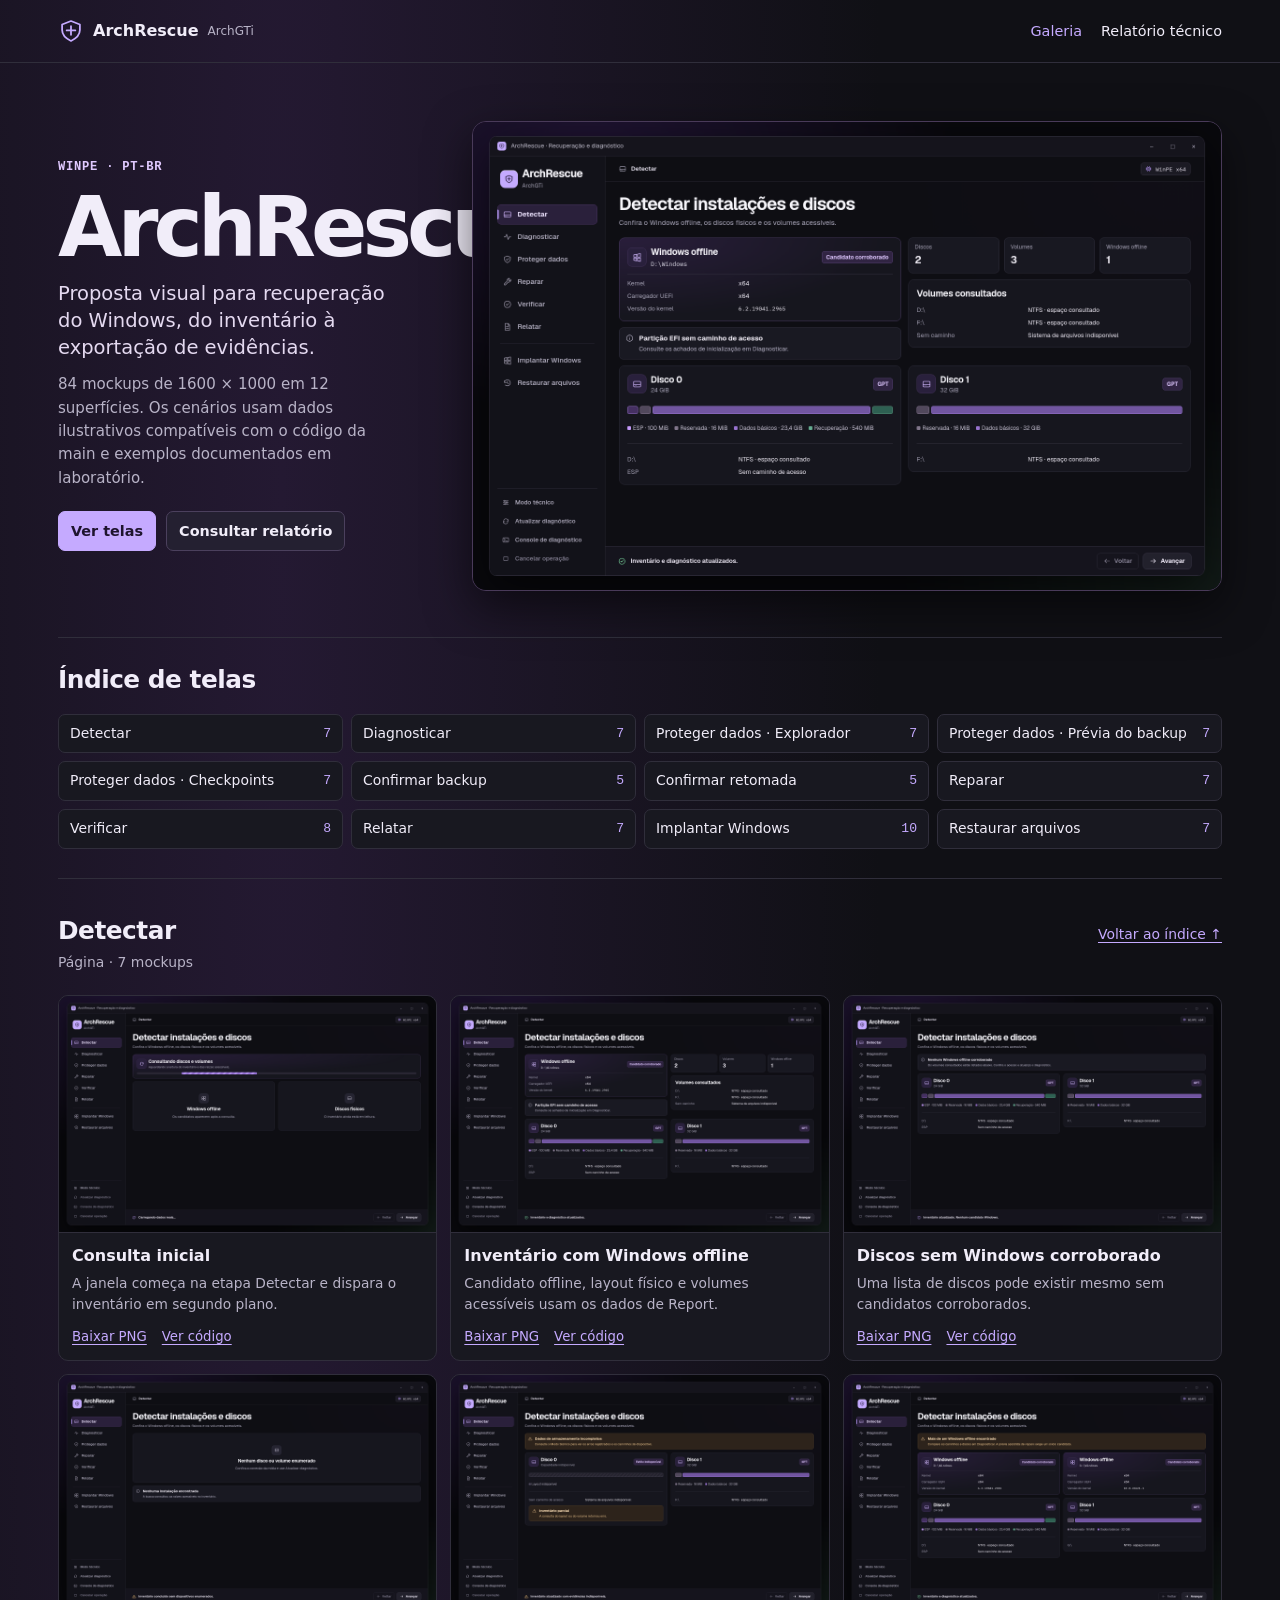
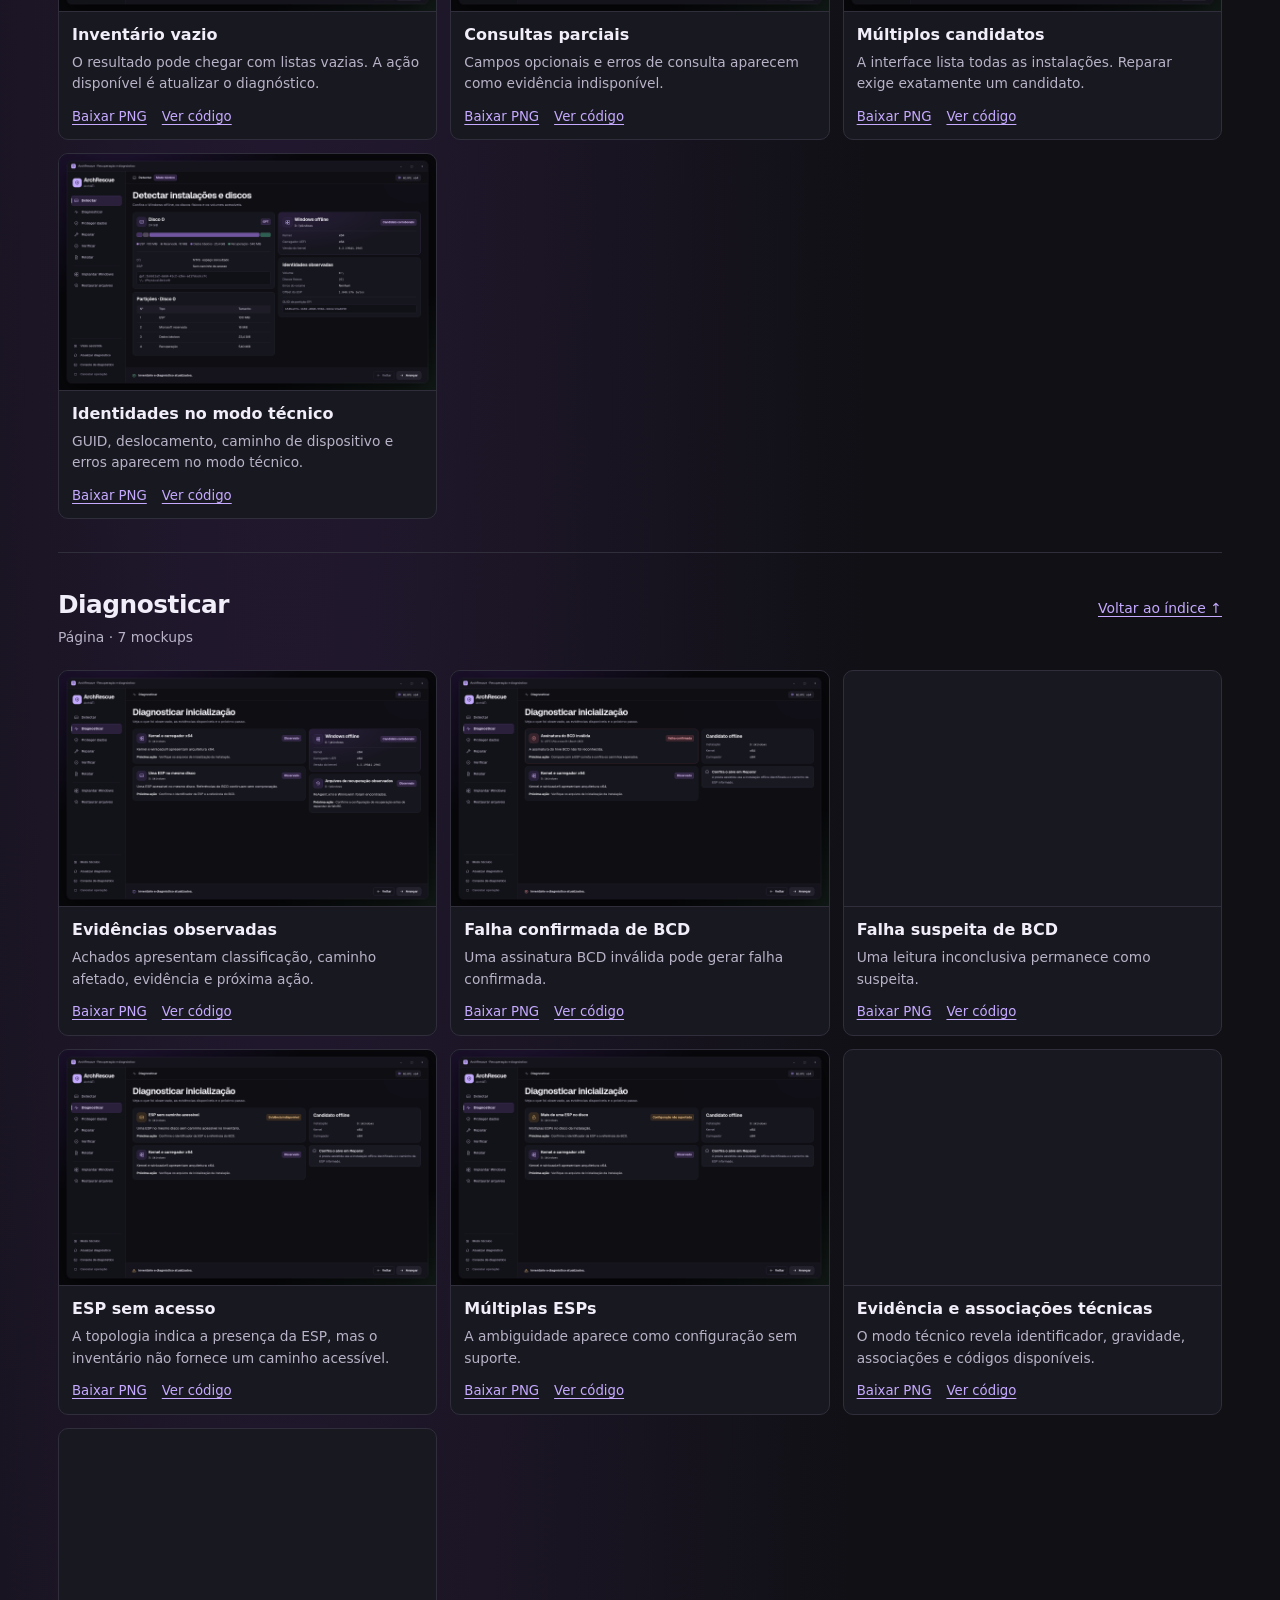
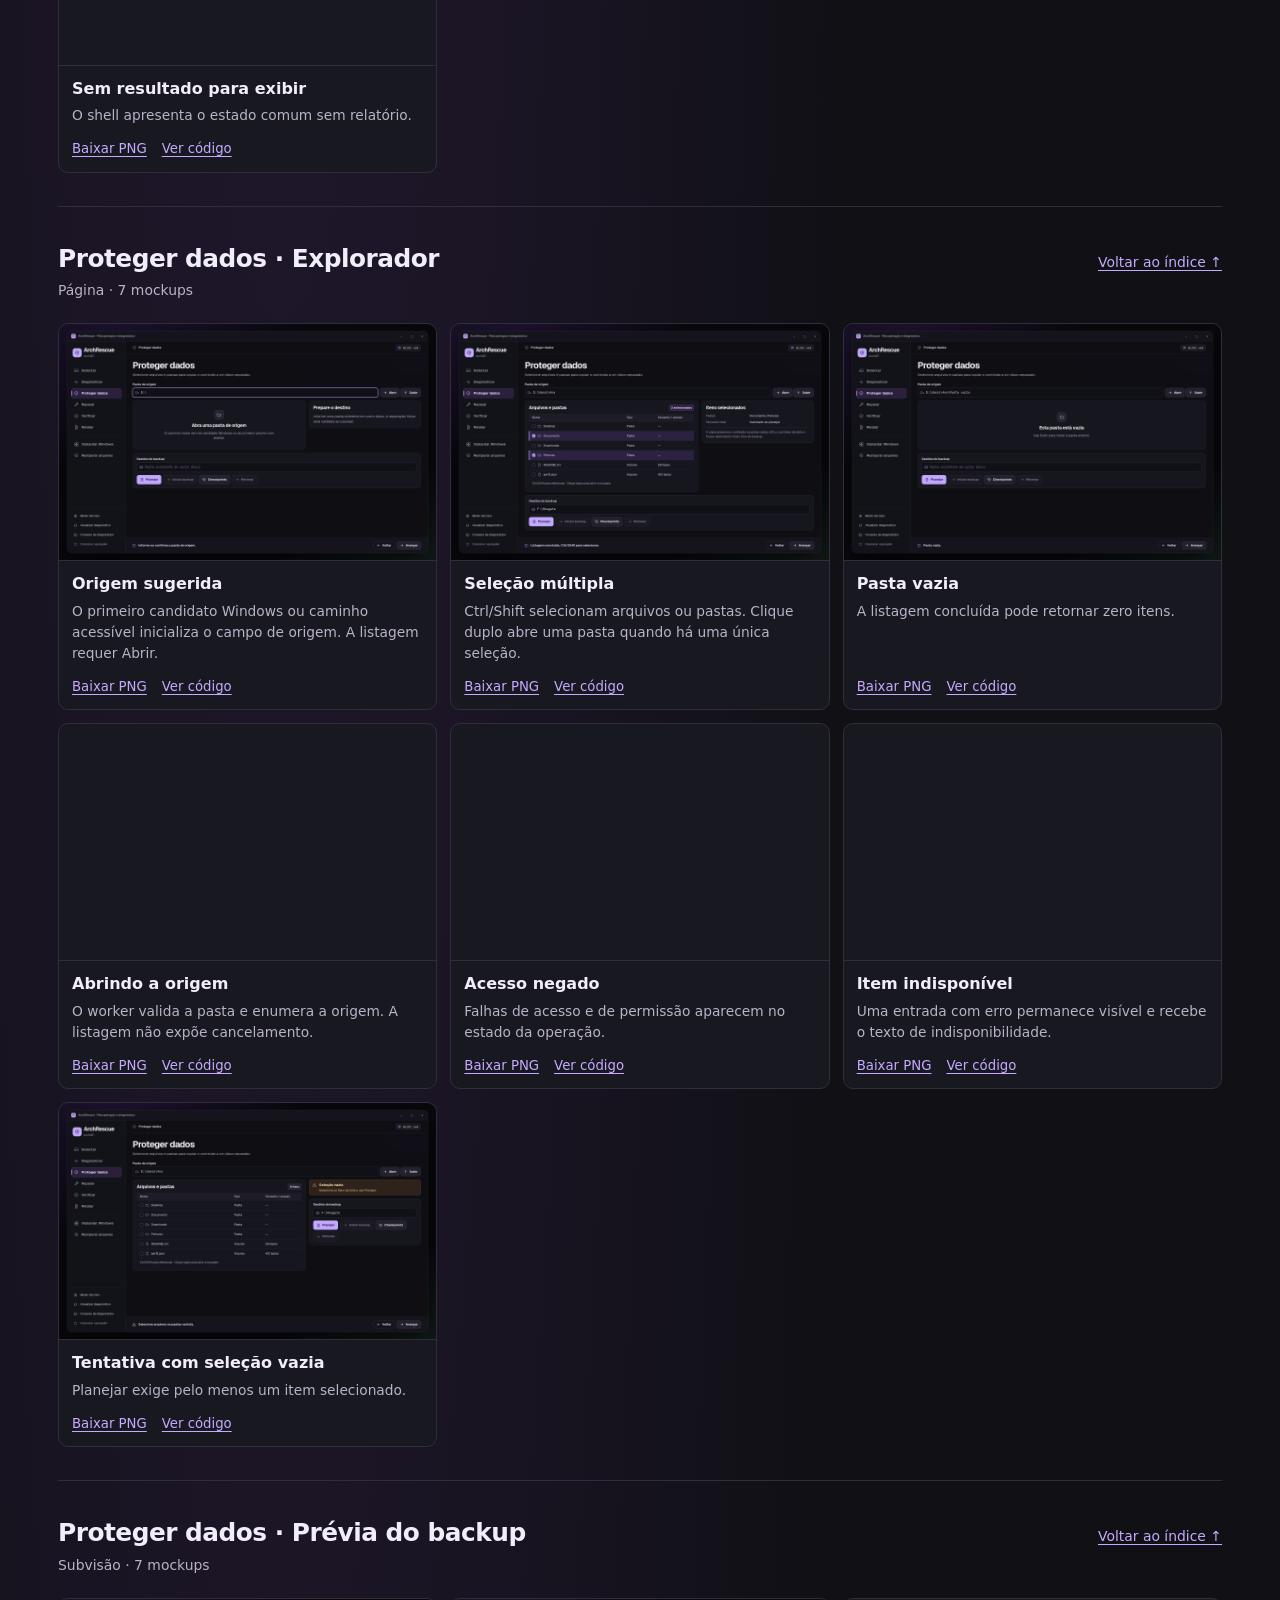
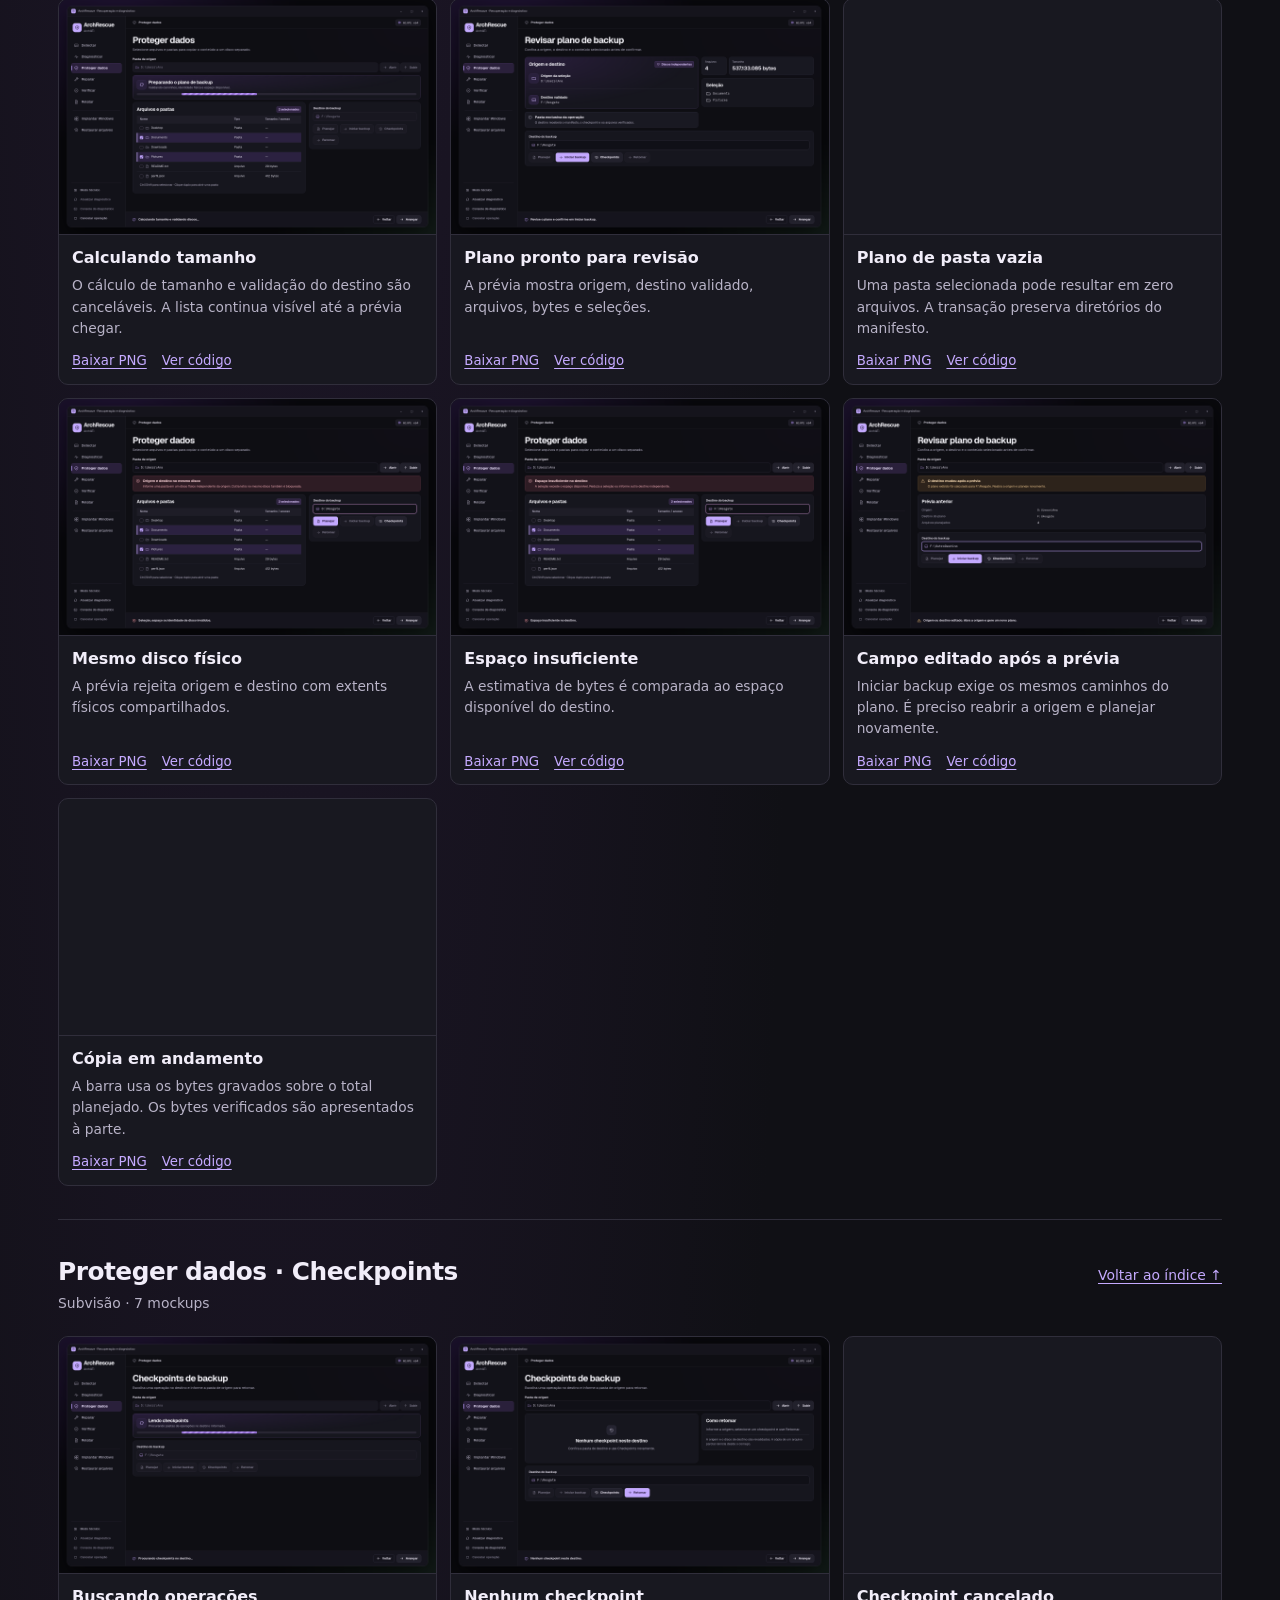
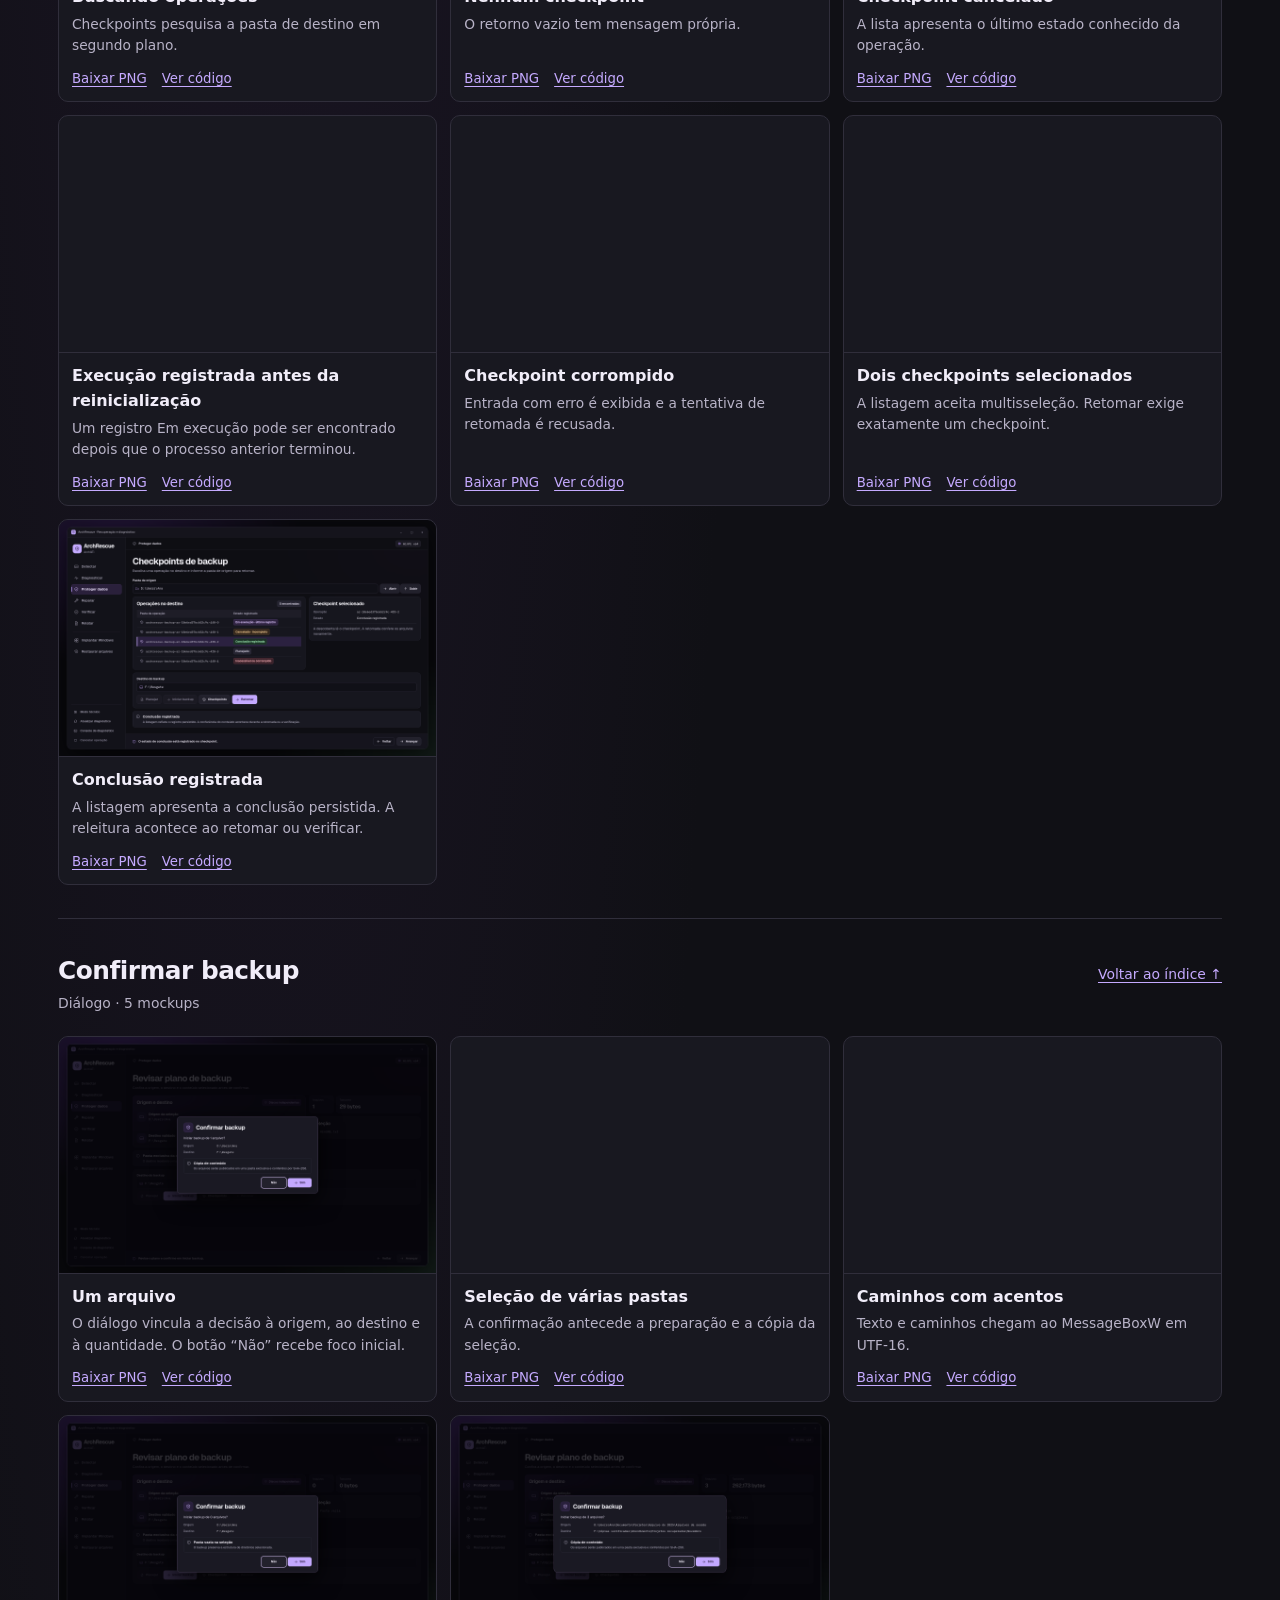
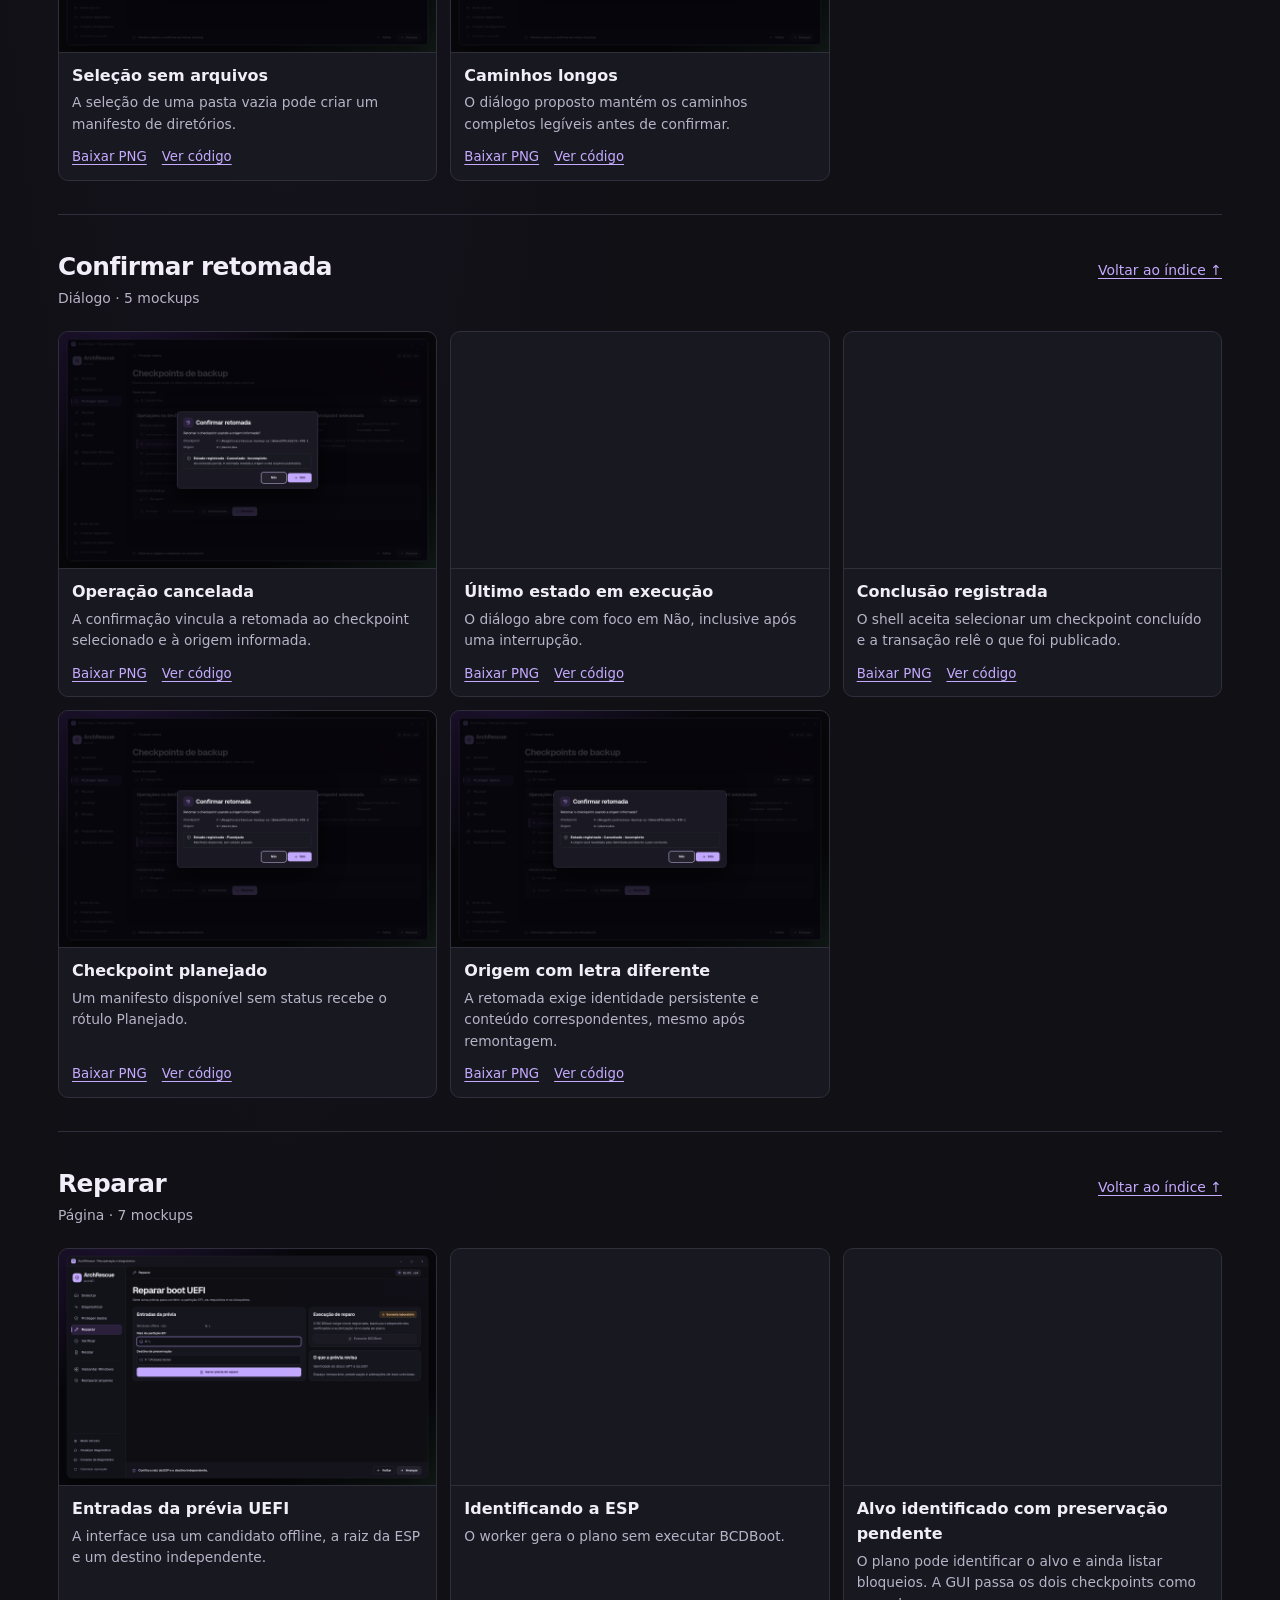
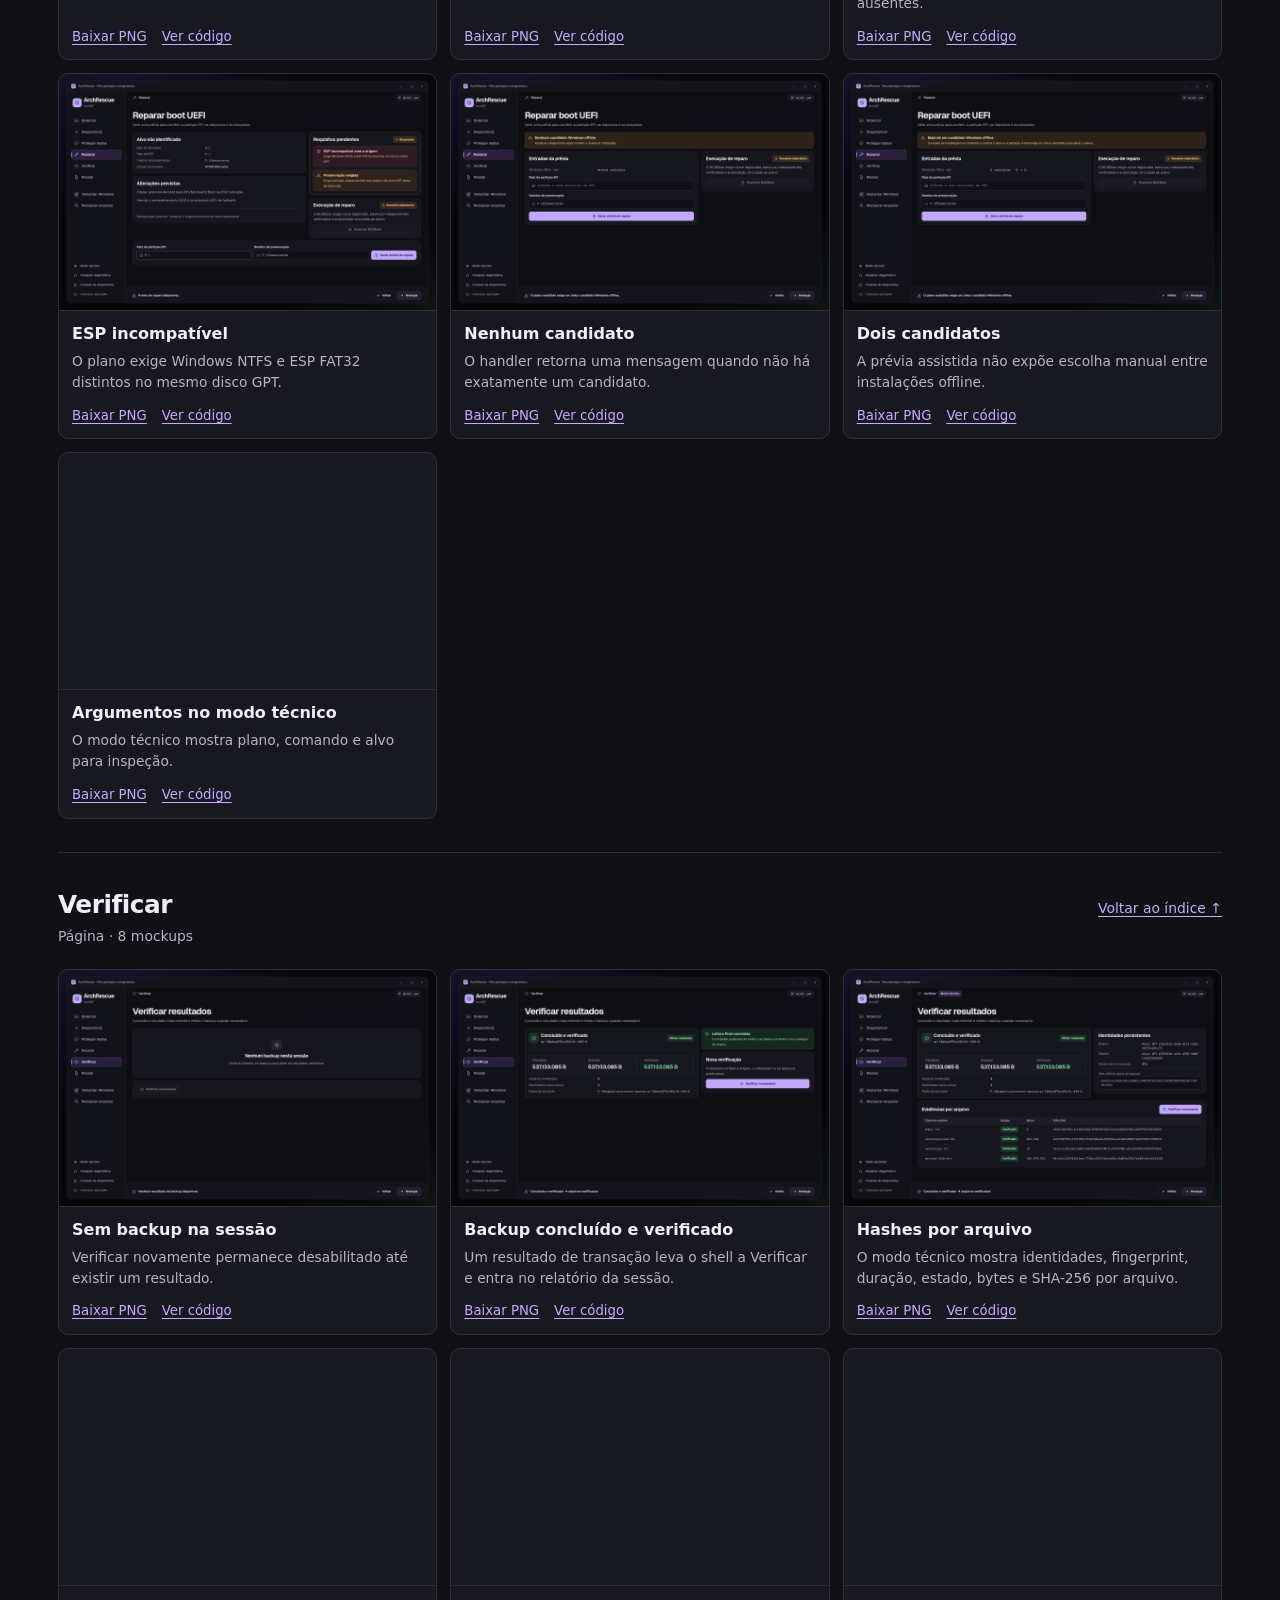
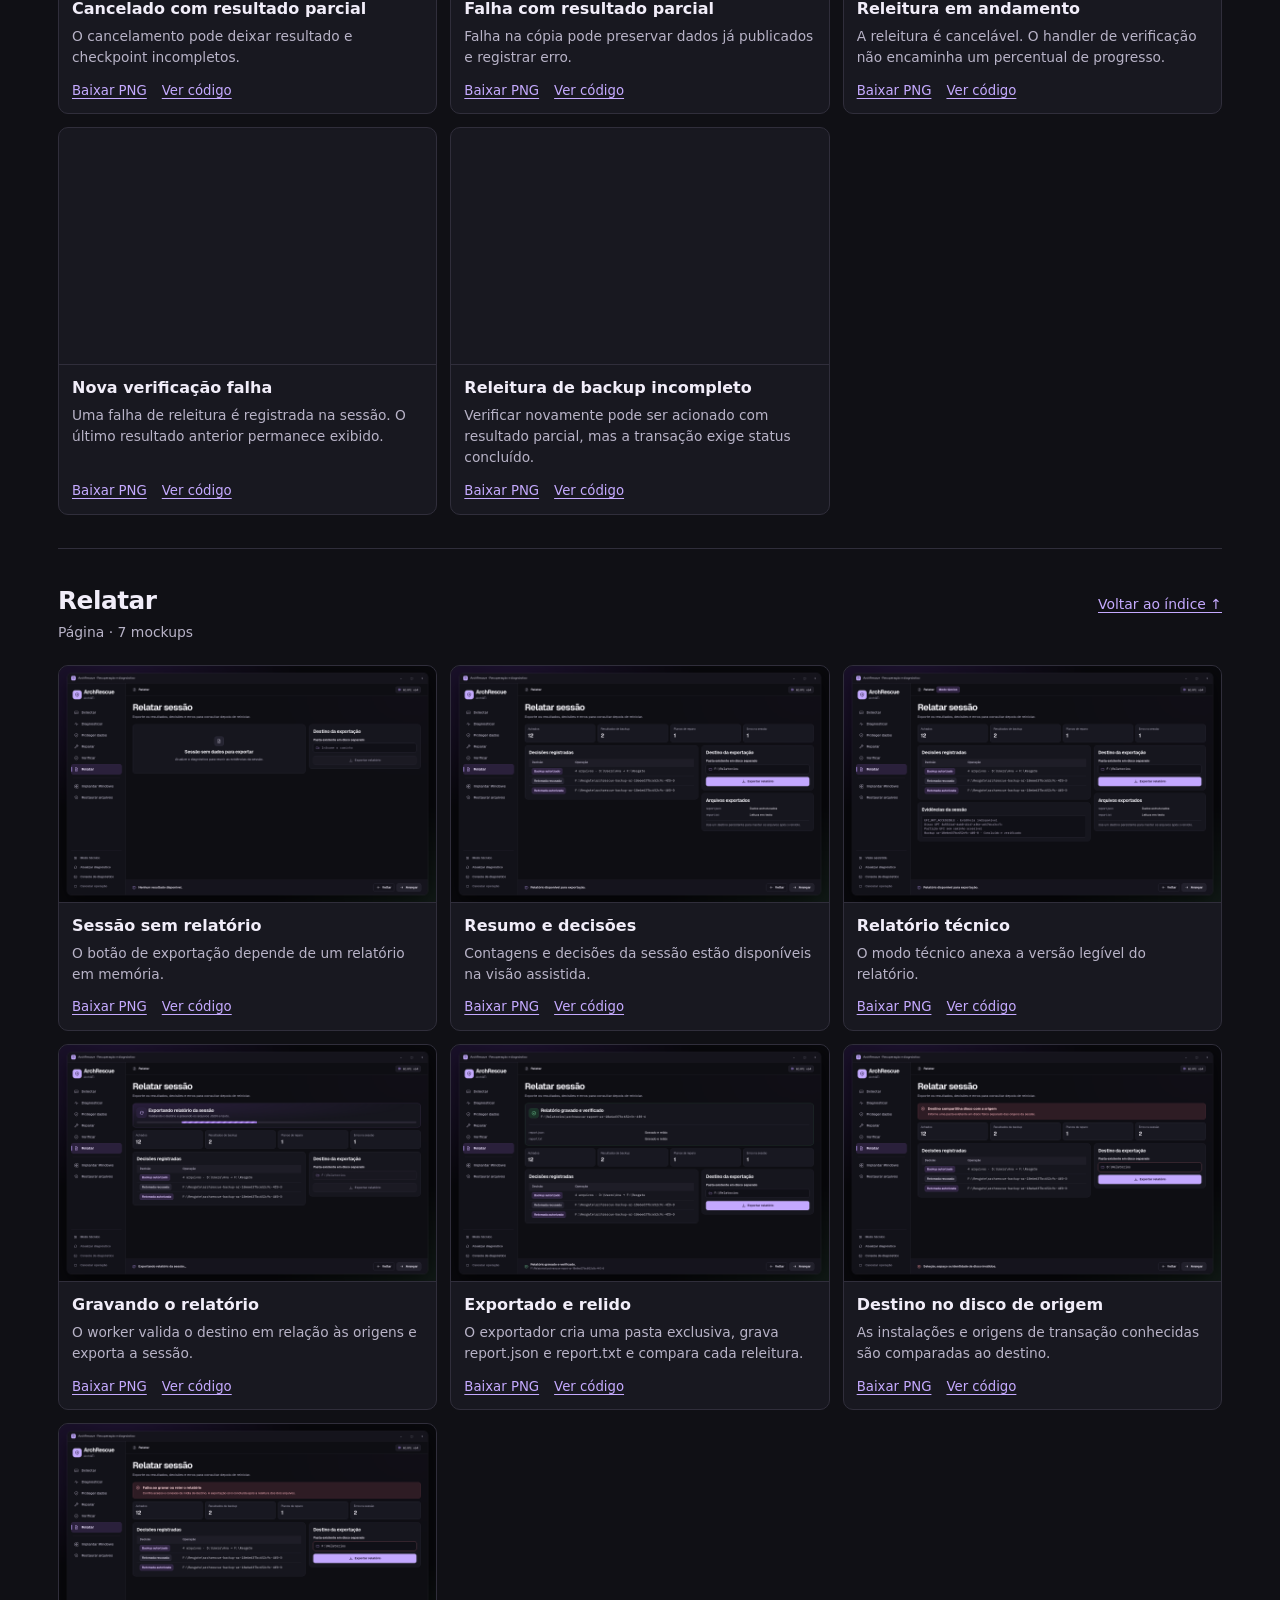
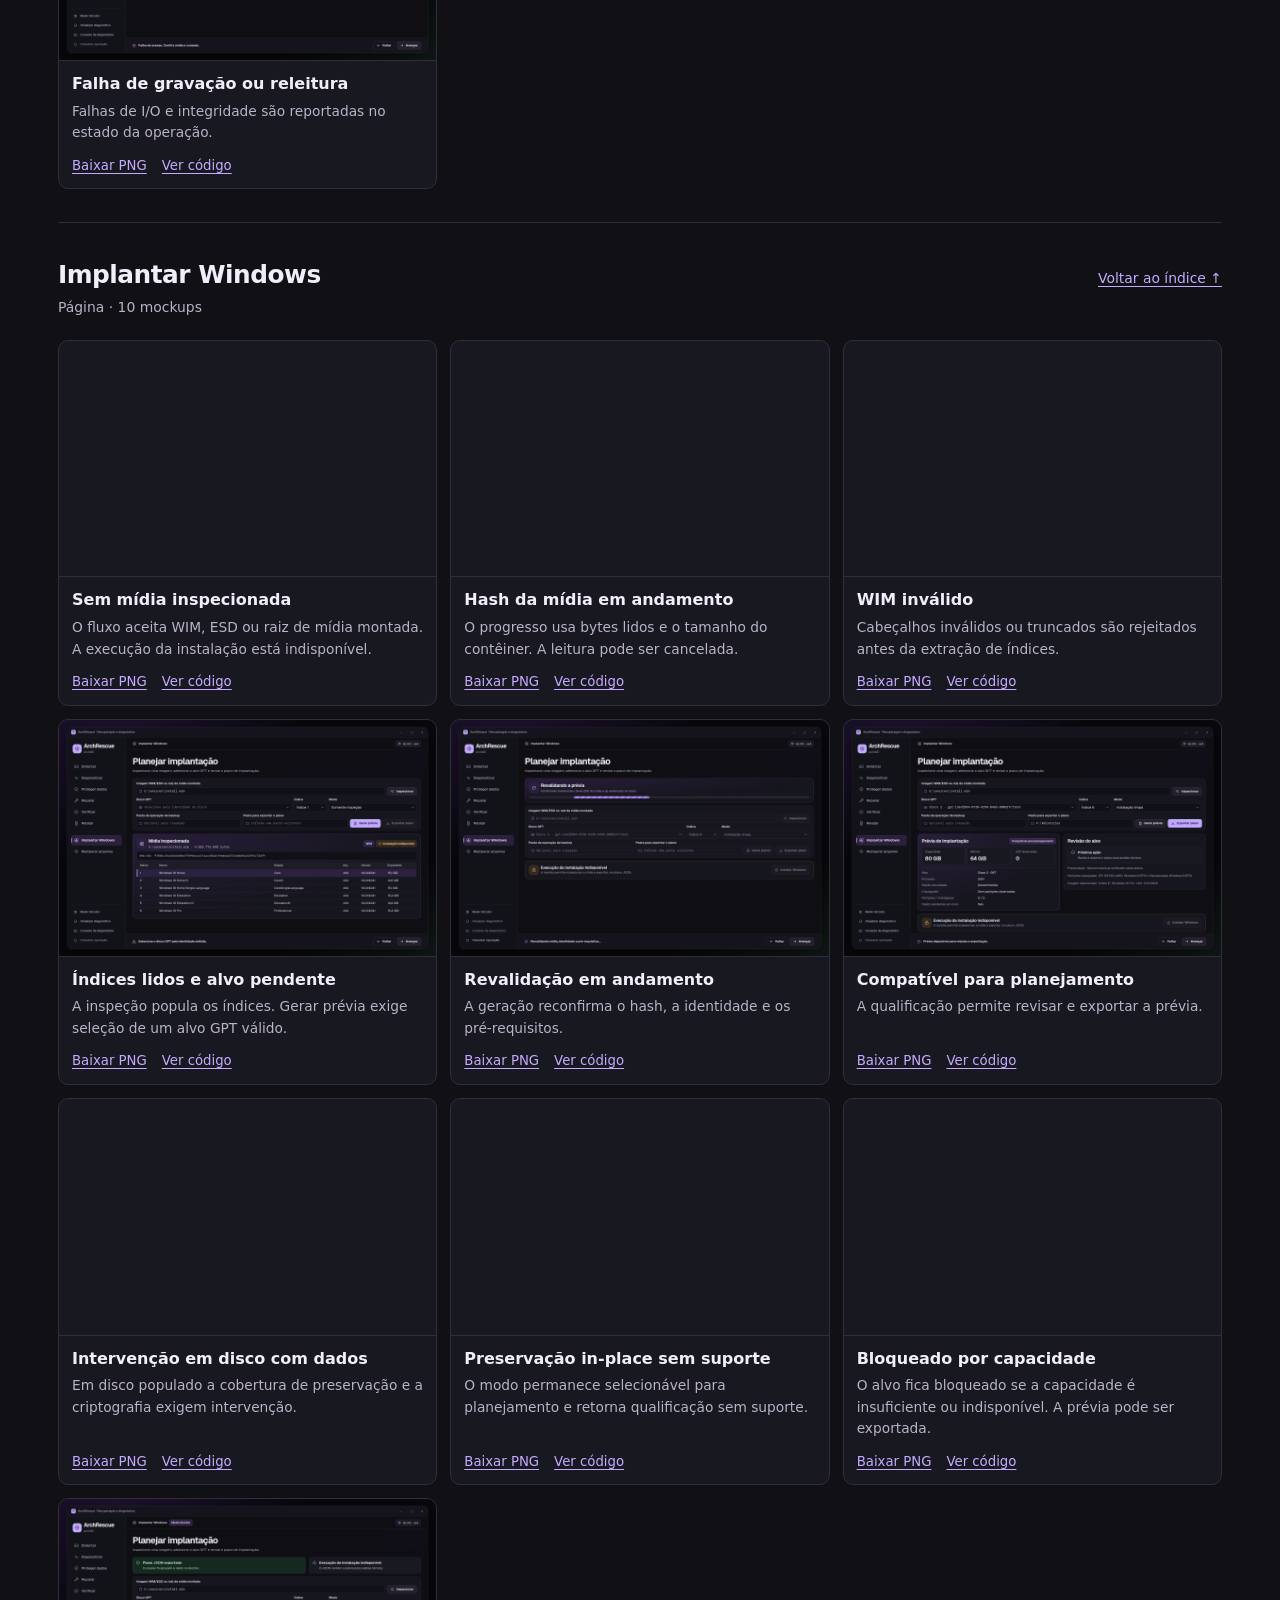
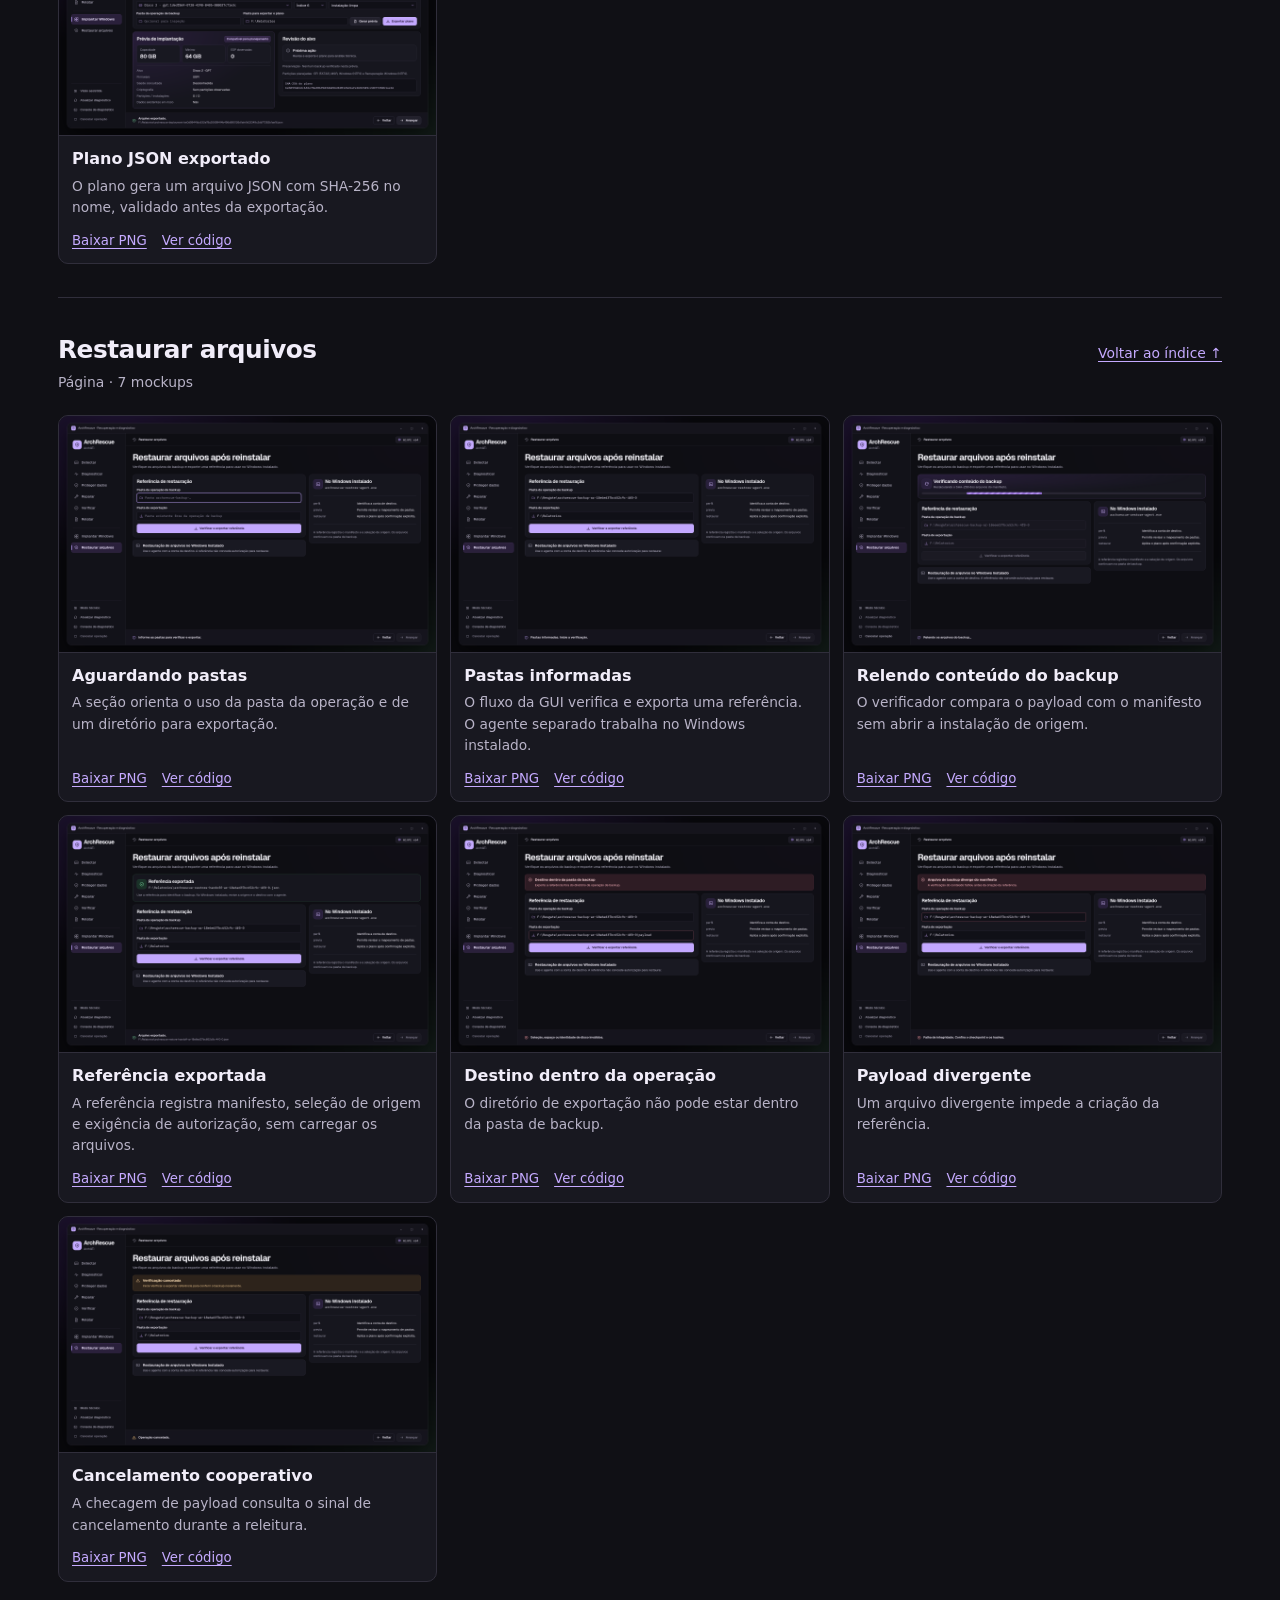
<file: design/index.html>
<!doctype html><html lang="pt-BR"><head><meta charset="utf-8"><meta name="viewport" content="width=device-width,initial-scale=1"><title>Galeria de mockups · ArchRescue</title><link rel="stylesheet" href="gallery.css"></head><body><header class="bar"><a class="wordmark" href="index.html"><svg class="ico" viewBox="0 0 24 24" fill="none" stroke="currentColor" stroke-width="1.65" stroke-linecap="round" stroke-linejoin="round" aria-hidden="true"><path d="M12 2.8 20.2 6v5.1c0 4.5-3.3 7.7-8.2 10.1-4.9-2.4-8.2-5.6-8.2-10.1V6L12 2.8Z"/><path d="M8 11.5h8M12 7.5v8"/></svg> ArchRescue <span>ArchGTi</span></a><nav aria-label="Documentação"><a aria-current="page" href="index.html">Galeria</a><a href="relatorio.html">Relatório técnico</a></nav></header><main id="inicio"><section class="hero"><div><div class="tag">WINPE · PT-BR</div><h1>ArchRescue</h1><p class="intro">Proposta visual para recuperação do Windows, do inventário à exportação de evidências.</p><p class="annotation">84 mockups de 1600 × 1000 em 12 superfícies. Os cenários usam dados ilustrativos compatíveis com o código da main e exemplos documentados em laboratório.</p><div class="hero-actions"><a class="action" href="#telas">Ver telas</a><a class="action secondary" href="relatorio.html">Consultar relatório</a></div></div><button type="button" class="cover zoom" data-section="0" data-index="1" aria-label="Ampliar inventário com Windows offline"><img fetchpriority="high" src="png/01-detectar/02-inventario-com-windows-offline.png" width="1600" height="1000" alt="Proposta de inventário do ArchRescue com cards de discos e partições"></button></section><section id="telas" class="outline"><h2>Índice de telas</h2><nav aria-label="Seções dos mockups" class="anchors"><a href="#01-detectar"><span>Detectar</span><span>7</span></a><a href="#02-diagnosticar"><span>Diagnosticar</span><span>7</span></a><a href="#03-explorador"><span>Proteger dados · Explorador</span><span>7</span></a><a href="#04-previa-backup"><span>Proteger dados · Prévia do backup</span><span>7</span></a><a href="#05-checkpoints"><span>Proteger dados · Checkpoints</span><span>7</span></a><a href="#06-confirmar-backup"><span>Confirmar backup</span><span>5</span></a><a href="#07-confirmar-retomada"><span>Confirmar retomada</span><span>5</span></a><a href="#08-reparar"><span>Reparar</span><span>7</span></a><a href="#09-verificar"><span>Verificar</span><span>8</span></a><a href="#10-relatar"><span>Relatar</span><span>7</span></a><a href="#11-implantar"><span>Implantar Windows</span><span>10</span></a><a href="#12-restaurar"><span>Restaurar arquivos</span><span>7</span></a></nav></section><section class="gallery-section" id="01-detectar"><div class="section-head"><div><h2>Detectar</h2><p>Página · 7 mockups</p></div><a href="#inicio">Voltar ao índice ↑</a></div><div class="grid"><article class="shot"><button type="button" class="zoom" data-section="0" data-index="0" aria-label="Ampliar Consulta inicial"><img loading="lazy" decoding="async" src="png/01-detectar/01-consulta-inicial.png" width="1600" height="1000" alt="Mockup Consulta inicial"></button><div class="shot-info"><h3>Consulta inicial</h3><p>A janela começa na etapa Detectar e dispara o inventário em segundo plano.</p><div class="shot-actions"><a href="png/01-detectar/01-consulta-inicial.png" download>Baixar PNG</a><a href="https://github.com/cainhooow/archrescue/blob/4929b547a8d875ceb34448250442335f1ab030ab/apps/boot-shell/src/gui.rs#L345">Ver código</a></div></div></article><article class="shot"><button type="button" class="zoom" data-section="0" data-index="1" aria-label="Ampliar Inventário com Windows offline"><img loading="lazy" decoding="async" src="png/01-detectar/02-inventario-com-windows-offline.png" width="1600" height="1000" alt="Mockup Inventário com Windows offline"></button><div class="shot-info"><h3>Inventário com Windows offline</h3><p>Candidato offline, layout físico e volumes acessíveis usam os dados de Report.</p><div class="shot-actions"><a href="png/01-detectar/02-inventario-com-windows-offline.png" download>Baixar PNG</a><a href="https://github.com/cainhooow/archrescue/blob/4929b547a8d875ceb34448250442335f1ab030ab/apps/boot-shell/src/views.rs#L27">Ver código</a></div></div></article><article class="shot"><button type="button" class="zoom" data-section="0" data-index="2" aria-label="Ampliar Discos sem Windows corroborado"><img loading="lazy" decoding="async" src="png/01-detectar/03-discos-sem-windows-corroborado.png" width="1600" height="1000" alt="Mockup Discos sem Windows corroborado"></button><div class="shot-info"><h3>Discos sem Windows corroborado</h3><p>Uma lista de discos pode existir mesmo sem candidatos corroborados.</p><div class="shot-actions"><a href="png/01-detectar/03-discos-sem-windows-corroborado.png" download>Baixar PNG</a><a href="https://github.com/cainhooow/archrescue/blob/4929b547a8d875ceb34448250442335f1ab030ab/apps/boot-shell/src/views.rs#L45">Ver código</a></div></div></article><article class="shot"><button type="button" class="zoom" data-section="0" data-index="3" aria-label="Ampliar Inventário vazio"><img loading="lazy" decoding="async" src="png/01-detectar/04-inventario-vazio.png" width="1600" height="1000" alt="Mockup Inventário vazio"></button><div class="shot-info"><h3>Inventário vazio</h3><p>O resultado pode chegar com listas vazias. A ação disponível é atualizar o diagnóstico.</p><div class="shot-actions"><a href="png/01-detectar/04-inventario-vazio.png" download>Baixar PNG</a><a href="https://github.com/cainhooow/archrescue/blob/4929b547a8d875ceb34448250442335f1ab030ab/apps/boot-shell/src/gui.rs#L798">Ver código</a></div></div></article><article class="shot"><button type="button" class="zoom" data-section="0" data-index="4" aria-label="Ampliar Consultas parciais"><img loading="lazy" decoding="async" src="png/01-detectar/05-consultas-parciais.png" width="1600" height="1000" alt="Mockup Consultas parciais"></button><div class="shot-info"><h3>Consultas parciais</h3><p>Campos opcionais e erros de consulta aparecem como evidência indisponível.</p><div class="shot-actions"><a href="png/01-detectar/05-consultas-parciais.png" download>Baixar PNG</a><a href="https://github.com/cainhooow/archrescue/blob/4929b547a8d875ceb34448250442335f1ab030ab/apps/boot-shell/src/views.rs#L85">Ver código</a></div></div></article><article class="shot"><button type="button" class="zoom" data-section="0" data-index="5" aria-label="Ampliar Múltiplos candidatos"><img loading="lazy" decoding="async" src="png/01-detectar/06-multiplos-candidatos.png" width="1600" height="1000" alt="Mockup Múltiplos candidatos"></button><div class="shot-info"><h3>Múltiplos candidatos</h3><p>A interface lista todas as instalações. Reparar exige exatamente um candidato.</p><div class="shot-actions"><a href="png/01-detectar/06-multiplos-candidatos.png" download>Baixar PNG</a><a href="https://github.com/cainhooow/archrescue/blob/4929b547a8d875ceb34448250442335f1ab030ab/apps/boot-shell/src/views.rs#L29">Ver código</a></div></div></article><article class="shot"><button type="button" class="zoom" data-section="0" data-index="6" aria-label="Ampliar Identidades no modo técnico"><img loading="lazy" decoding="async" src="png/01-detectar/07-identidades-no-modo-tecnico.png" width="1600" height="1000" alt="Mockup Identidades no modo técnico"></button><div class="shot-info"><h3>Identidades no modo técnico</h3><p>GUID, deslocamento, caminho de dispositivo e erros aparecem no modo técnico.</p><div class="shot-actions"><a href="png/01-detectar/07-identidades-no-modo-tecnico.png" download>Baixar PNG</a><a href="https://github.com/cainhooow/archrescue/blob/4929b547a8d875ceb34448250442335f1ab030ab/apps/boot-shell/src/views.rs#L69">Ver código</a></div></div></article></div></section><section class="gallery-section" id="02-diagnosticar"><div class="section-head"><div><h2>Diagnosticar</h2><p>Página · 7 mockups</p></div><a href="#inicio">Voltar ao índice ↑</a></div><div class="grid"><article class="shot"><button type="button" class="zoom" data-section="1" data-index="0" aria-label="Ampliar Evidências observadas"><img loading="lazy" decoding="async" src="png/02-diagnosticar/01-evidencias-observadas.png" width="1600" height="1000" alt="Mockup Evidências observadas"></button><div class="shot-info"><h3>Evidências observadas</h3><p>Achados apresentam classificação, caminho afetado, evidência e próxima ação.</p><div class="shot-actions"><a href="png/02-diagnosticar/01-evidencias-observadas.png" download>Baixar PNG</a><a href="https://github.com/cainhooow/archrescue/blob/4929b547a8d875ceb34448250442335f1ab030ab/apps/boot-shell/src/views.rs#L122">Ver código</a></div></div></article><article class="shot"><button type="button" class="zoom" data-section="1" data-index="1" aria-label="Ampliar Falha confirmada de BCD"><img loading="lazy" decoding="async" src="png/02-diagnosticar/02-falha-confirmada-de-bcd.png" width="1600" height="1000" alt="Mockup Falha confirmada de BCD"></button><div class="shot-info"><h3>Falha confirmada de BCD</h3><p>Uma assinatura BCD inválida pode gerar falha confirmada.</p><div class="shot-actions"><a href="png/02-diagnosticar/02-falha-confirmada-de-bcd.png" download>Baixar PNG</a><a href="https://github.com/cainhooow/archrescue/blob/4929b547a8d875ceb34448250442335f1ab030ab/crates/diagnostics/src/recovery.rs#L193">Ver código</a></div></div></article><article class="shot"><button type="button" class="zoom" data-section="1" data-index="2" aria-label="Ampliar Falha suspeita de BCD"><img loading="lazy" decoding="async" src="png/02-diagnosticar/03-falha-suspeita-de-bcd.png" width="1600" height="1000" alt="Mockup Falha suspeita de BCD"></button><div class="shot-info"><h3>Falha suspeita de BCD</h3><p>Uma leitura inconclusiva permanece como suspeita.</p><div class="shot-actions"><a href="png/02-diagnosticar/03-falha-suspeita-de-bcd.png" download>Baixar PNG</a><a href="https://github.com/cainhooow/archrescue/blob/4929b547a8d875ceb34448250442335f1ab030ab/crates/diagnostics/src/recovery.rs#L207">Ver código</a></div></div></article><article class="shot"><button type="button" class="zoom" data-section="1" data-index="3" aria-label="Ampliar ESP sem acesso"><img loading="lazy" decoding="async" src="png/02-diagnosticar/04-esp-sem-acesso.png" width="1600" height="1000" alt="Mockup ESP sem acesso"></button><div class="shot-info"><h3>ESP sem acesso</h3><p>A topologia indica a presença da ESP, mas o inventário não fornece um caminho acessível.</p><div class="shot-actions"><a href="png/02-diagnosticar/04-esp-sem-acesso.png" download>Baixar PNG</a><a href="https://github.com/cainhooow/archrescue/blob/4929b547a8d875ceb34448250442335f1ab030ab/crates/diagnostics/src/recovery.rs#L318">Ver código</a></div></div></article><article class="shot"><button type="button" class="zoom" data-section="1" data-index="4" aria-label="Ampliar Múltiplas ESPs"><img loading="lazy" decoding="async" src="png/02-diagnosticar/05-multiplas-esps.png" width="1600" height="1000" alt="Mockup Múltiplas ESPs"></button><div class="shot-info"><h3>Múltiplas ESPs</h3><p>A ambiguidade aparece como configuração sem suporte.</p><div class="shot-actions"><a href="png/02-diagnosticar/05-multiplas-esps.png" download>Baixar PNG</a><a href="https://github.com/cainhooow/archrescue/blob/4929b547a8d875ceb34448250442335f1ab030ab/crates/diagnostics/src/recovery.rs#L323">Ver código</a></div></div></article><article class="shot"><button type="button" class="zoom" data-section="1" data-index="5" aria-label="Ampliar Evidência e associações técnicas"><img loading="lazy" decoding="async" src="png/02-diagnosticar/06-evidencia-e-associacoes-tecnicas.png" width="1600" height="1000" alt="Mockup Evidência e associações técnicas"></button><div class="shot-info"><h3>Evidência e associações técnicas</h3><p>O modo técnico revela identificador, gravidade, associações e códigos disponíveis.</p><div class="shot-actions"><a href="png/02-diagnosticar/06-evidencia-e-associacoes-tecnicas.png" download>Baixar PNG</a><a href="https://github.com/cainhooow/archrescue/blob/4929b547a8d875ceb34448250442335f1ab030ab/apps/boot-shell/src/views.rs#L139">Ver código</a></div></div></article><article class="shot"><button type="button" class="zoom" data-section="1" data-index="6" aria-label="Ampliar Sem resultado para exibir"><img loading="lazy" decoding="async" src="png/02-diagnosticar/07-sem-resultado-para-exibir.png" width="1600" height="1000" alt="Mockup Sem resultado para exibir"></button><div class="shot-info"><h3>Sem resultado para exibir</h3><p>O shell apresenta o estado comum sem relatório.</p><div class="shot-actions"><a href="png/02-diagnosticar/07-sem-resultado-para-exibir.png" download>Baixar PNG</a><a href="https://github.com/cainhooow/archrescue/blob/4929b547a8d875ceb34448250442335f1ab030ab/apps/boot-shell/src/gui.rs#L315">Ver código</a></div></div></article></div></section><section class="gallery-section" id="03-explorador"><div class="section-head"><div><h2>Proteger dados · Explorador</h2><p>Página · 7 mockups</p></div><a href="#inicio">Voltar ao índice ↑</a></div><div class="grid"><article class="shot"><button type="button" class="zoom" data-section="2" data-index="0" aria-label="Ampliar Origem sugerida"><img loading="lazy" decoding="async" src="png/03-explorador/01-origem-sugerida.png" width="1600" height="1000" alt="Mockup Origem sugerida"></button><div class="shot-info"><h3>Origem sugerida</h3><p>O primeiro candidato Windows ou caminho acessível inicializa o campo de origem. A listagem requer Abrir.</p><div class="shot-actions"><a href="png/03-explorador/01-origem-sugerida.png" download>Baixar PNG</a><a href="https://github.com/cainhooow/archrescue/blob/4929b547a8d875ceb34448250442335f1ab030ab/apps/boot-shell/src/gui.rs#L809">Ver código</a></div></div></article><article class="shot"><button type="button" class="zoom" data-section="2" data-index="1" aria-label="Ampliar Seleção múltipla"><img loading="lazy" decoding="async" src="png/03-explorador/02-selecao-multipla.png" width="1600" height="1000" alt="Mockup Seleção múltipla"></button><div class="shot-info"><h3>Seleção múltipla</h3><p>Ctrl/Shift selecionam arquivos ou pastas. Clique duplo abre uma pasta quando há uma única seleção.</p><div class="shot-actions"><a href="png/03-explorador/02-selecao-multipla.png" download>Baixar PNG</a><a href="https://github.com/cainhooow/archrescue/blob/4929b547a8d875ceb34448250442335f1ab030ab/apps/boot-shell/src/gui.rs#L382">Ver código</a></div></div></article><article class="shot"><button type="button" class="zoom" data-section="2" data-index="2" aria-label="Ampliar Pasta vazia"><img loading="lazy" decoding="async" src="png/03-explorador/03-pasta-vazia.png" width="1600" height="1000" alt="Mockup Pasta vazia"></button><div class="shot-info"><h3>Pasta vazia</h3><p>A listagem concluída pode retornar zero itens.</p><div class="shot-actions"><a href="png/03-explorador/03-pasta-vazia.png" download>Baixar PNG</a><a href="https://github.com/cainhooow/archrescue/blob/4929b547a8d875ceb34448250442335f1ab030ab/apps/boot-shell/src/gui.rs#L956">Ver código</a></div></div></article><article class="shot"><button type="button" class="zoom" data-section="2" data-index="3" aria-label="Ampliar Abrindo a origem"><img loading="lazy" decoding="async" src="png/03-explorador/04-abrindo-a-origem.png" width="1600" height="1000" alt="Mockup Abrindo a origem"></button><div class="shot-info"><h3>Abrindo a origem</h3><p>O worker valida a pasta e enumera a origem. A listagem não expõe cancelamento.</p><div class="shot-actions"><a href="png/03-explorador/04-abrindo-a-origem.png" download>Baixar PNG</a><a href="https://github.com/cainhooow/archrescue/blob/4929b547a8d875ceb34448250442335f1ab030ab/apps/boot-shell/src/gui.rs#L363">Ver código</a></div></div></article><article class="shot"><button type="button" class="zoom" data-section="2" data-index="4" aria-label="Ampliar Acesso negado"><img loading="lazy" decoding="async" src="png/03-explorador/05-acesso-negado.png" width="1600" height="1000" alt="Mockup Acesso negado"></button><div class="shot-info"><h3>Acesso negado</h3><p>Falhas de acesso e de permissão aparecem no estado da operação.</p><div class="shot-actions"><a href="png/03-explorador/05-acesso-negado.png" download>Baixar PNG</a><a href="https://github.com/cainhooow/archrescue/blob/4929b547a8d875ceb34448250442335f1ab030ab/apps/boot-shell/src/gui.rs#L757">Ver código</a></div></div></article><article class="shot"><button type="button" class="zoom" data-section="2" data-index="5" aria-label="Ampliar Item indisponível"><img loading="lazy" decoding="async" src="png/03-explorador/06-item-indisponivel.png" width="1600" height="1000" alt="Mockup Item indisponível"></button><div class="shot-info"><h3>Item indisponível</h3><p>Uma entrada com erro permanece visível e recebe o texto de indisponibilidade.</p><div class="shot-actions"><a href="png/03-explorador/06-item-indisponivel.png" download>Baixar PNG</a><a href="https://github.com/cainhooow/archrescue/blob/4929b547a8d875ceb34448250442335f1ab030ab/apps/boot-shell/src/gui.rs#L935">Ver código</a></div></div></article><article class="shot"><button type="button" class="zoom" data-section="2" data-index="6" aria-label="Ampliar Tentativa com seleção vazia"><img loading="lazy" decoding="async" src="png/03-explorador/07-tentativa-com-selecao-vazia.png" width="1600" height="1000" alt="Mockup Tentativa com seleção vazia"></button><div class="shot-info"><h3>Tentativa com seleção vazia</h3><p>Planejar exige pelo menos um item selecionado.</p><div class="shot-actions"><a href="png/03-explorador/07-tentativa-com-selecao-vazia.png" download>Baixar PNG</a><a href="https://github.com/cainhooow/archrescue/blob/4929b547a8d875ceb34448250442335f1ab030ab/apps/boot-shell/src/gui.rs#L508">Ver código</a></div></div></article></div></section><section class="gallery-section" id="04-previa-backup"><div class="section-head"><div><h2>Proteger dados · Prévia do backup</h2><p>Subvisão · 7 mockups</p></div><a href="#inicio">Voltar ao índice ↑</a></div><div class="grid"><article class="shot"><button type="button" class="zoom" data-section="3" data-index="0" aria-label="Ampliar Calculando tamanho"><img loading="lazy" decoding="async" src="png/04-previa-backup/01-calculando-tamanho.png" width="1600" height="1000" alt="Mockup Calculando tamanho"></button><div class="shot-info"><h3>Calculando tamanho</h3><p>O cálculo de tamanho e validação do destino são canceláveis. A lista continua visível até a prévia chegar.</p><div class="shot-actions"><a href="png/04-previa-backup/01-calculando-tamanho.png" download>Baixar PNG</a><a href="https://github.com/cainhooow/archrescue/blob/4929b547a8d875ceb34448250442335f1ab030ab/apps/boot-shell/src/gui.rs#L508">Ver código</a></div></div></article><article class="shot"><button type="button" class="zoom" data-section="3" data-index="1" aria-label="Ampliar Plano pronto para revisão"><img loading="lazy" decoding="async" src="png/04-previa-backup/02-plano-pronto-para-revisao.png" width="1600" height="1000" alt="Mockup Plano pronto para revisão"></button><div class="shot-info"><h3>Plano pronto para revisão</h3><p>A prévia mostra origem, destino validado, arquivos, bytes e seleções.</p><div class="shot-actions"><a href="png/04-previa-backup/02-plano-pronto-para-revisao.png" download>Baixar PNG</a><a href="https://github.com/cainhooow/archrescue/blob/4929b547a8d875ceb34448250442335f1ab030ab/apps/boot-shell/src/gui.rs#L291">Ver código</a></div></div></article><article class="shot"><button type="button" class="zoom" data-section="3" data-index="2" aria-label="Ampliar Plano de pasta vazia"><img loading="lazy" decoding="async" src="png/04-previa-backup/03-plano-de-pasta-vazia.png" width="1600" height="1000" alt="Mockup Plano de pasta vazia"></button><div class="shot-info"><h3>Plano de pasta vazia</h3><p>Uma pasta selecionada pode resultar em zero arquivos. A transação preserva diretórios do manifesto.</p><div class="shot-actions"><a href="png/04-previa-backup/03-plano-de-pasta-vazia.png" download>Baixar PNG</a><a href="https://github.com/cainhooow/archrescue/blob/4929b547a8d875ceb34448250442335f1ab030ab/crates/backup/src/transaction.rs#L166">Ver código</a></div></div></article><article class="shot"><button type="button" class="zoom" data-section="3" data-index="3" aria-label="Ampliar Mesmo disco físico"><img loading="lazy" decoding="async" src="png/04-previa-backup/04-mesmo-disco-fisico.png" width="1600" height="1000" alt="Mockup Mesmo disco físico"></button><div class="shot-info"><h3>Mesmo disco físico</h3><p>A prévia rejeita origem e destino com extents físicos compartilhados.</p><div class="shot-actions"><a href="png/04-previa-backup/04-mesmo-disco-fisico.png" download>Baixar PNG</a><a href="https://github.com/cainhooow/archrescue/blob/4929b547a8d875ceb34448250442335f1ab030ab/crates/backup/src/transaction.rs#L166">Ver código</a></div></div></article><article class="shot"><button type="button" class="zoom" data-section="3" data-index="4" aria-label="Ampliar Espaço insuficiente"><img loading="lazy" decoding="async" src="png/04-previa-backup/05-espaco-insuficiente.png" width="1600" height="1000" alt="Mockup Espaço insuficiente"></button><div class="shot-info"><h3>Espaço insuficiente</h3><p>A estimativa de bytes é comparada ao espaço disponível do destino.</p><div class="shot-actions"><a href="png/04-previa-backup/05-espaco-insuficiente.png" download>Baixar PNG</a><a href="https://github.com/cainhooow/archrescue/blob/4929b547a8d875ceb34448250442335f1ab030ab/crates/backup/src/transaction.rs#L175">Ver código</a></div></div></article><article class="shot"><button type="button" class="zoom" data-section="3" data-index="5" aria-label="Ampliar Campo editado após a prévia"><img loading="lazy" decoding="async" src="png/04-previa-backup/06-campo-editado-apos-a-previa.png" width="1600" height="1000" alt="Mockup Campo editado após a prévia"></button><div class="shot-info"><h3>Campo editado após a prévia</h3><p>Iniciar backup exige os mesmos caminhos do plano. É preciso reabrir a origem e planejar novamente.</p><div class="shot-actions"><a href="png/04-previa-backup/06-campo-editado-apos-a-previa.png" download>Baixar PNG</a><a href="https://github.com/cainhooow/archrescue/blob/4929b547a8d875ceb34448250442335f1ab030ab/apps/boot-shell/src/gui.rs#L537">Ver código</a></div></div></article><article class="shot"><button type="button" class="zoom" data-section="3" data-index="6" aria-label="Ampliar Cópia em andamento"><img loading="lazy" decoding="async" src="png/04-previa-backup/07-copia-em-andamento.png" width="1600" height="1000" alt="Mockup Cópia em andamento"></button><div class="shot-info"><h3>Cópia em andamento</h3><p>A barra usa os bytes gravados sobre o total planejado. Os bytes verificados são apresentados à parte.</p><div class="shot-actions"><a href="png/04-previa-backup/07-copia-em-andamento.png" download>Baixar PNG</a><a href="https://github.com/cainhooow/archrescue/blob/4929b547a8d875ceb34448250442335f1ab030ab/apps/boot-shell/src/gui.rs#L771">Ver código</a></div></div></article></div></section><section class="gallery-section" id="05-checkpoints"><div class="section-head"><div><h2>Proteger dados · Checkpoints</h2><p>Subvisão · 7 mockups</p></div><a href="#inicio">Voltar ao índice ↑</a></div><div class="grid"><article class="shot"><button type="button" class="zoom" data-section="4" data-index="0" aria-label="Ampliar Buscando operações"><img loading="lazy" decoding="async" src="png/05-checkpoints/01-buscando-operacoes.png" width="1600" height="1000" alt="Mockup Buscando operações"></button><div class="shot-info"><h3>Buscando operações</h3><p>Checkpoints pesquisa a pasta de destino em segundo plano.</p><div class="shot-actions"><a href="png/05-checkpoints/01-buscando-operacoes.png" download>Baixar PNG</a><a href="https://github.com/cainhooow/archrescue/blob/4929b547a8d875ceb34448250442335f1ab030ab/apps/boot-shell/src/gui.rs#L587">Ver código</a></div></div></article><article class="shot"><button type="button" class="zoom" data-section="4" data-index="1" aria-label="Ampliar Nenhum checkpoint"><img loading="lazy" decoding="async" src="png/05-checkpoints/02-nenhum-checkpoint.png" width="1600" height="1000" alt="Mockup Nenhum checkpoint"></button><div class="shot-info"><h3>Nenhum checkpoint</h3><p>O retorno vazio tem mensagem própria.</p><div class="shot-actions"><a href="png/05-checkpoints/02-nenhum-checkpoint.png" download>Baixar PNG</a><a href="https://github.com/cainhooow/archrescue/blob/4929b547a8d875ceb34448250442335f1ab030ab/apps/boot-shell/src/gui.rs#L916">Ver código</a></div></div></article><article class="shot"><button type="button" class="zoom" data-section="4" data-index="2" aria-label="Ampliar Checkpoint cancelado"><img loading="lazy" decoding="async" src="png/05-checkpoints/03-checkpoint-cancelado.png" width="1600" height="1000" alt="Mockup Checkpoint cancelado"></button><div class="shot-info"><h3>Checkpoint cancelado</h3><p>A lista apresenta o último estado conhecido da operação.</p><div class="shot-actions"><a href="png/05-checkpoints/03-checkpoint-cancelado.png" download>Baixar PNG</a><a href="https://github.com/cainhooow/archrescue/blob/4929b547a8d875ceb34448250442335f1ab030ab/apps/boot-shell/src/gui.rs#L891">Ver código</a></div></div></article><article class="shot"><button type="button" class="zoom" data-section="4" data-index="3" aria-label="Ampliar Execução registrada antes da reinicialização"><img loading="lazy" decoding="async" src="png/05-checkpoints/04-execucao-registrada-antes-da-reinicializacao.png" width="1600" height="1000" alt="Mockup Execução registrada antes da reinicialização"></button><div class="shot-info"><h3>Execução registrada antes da reinicialização</h3><p>Um registro Em execução pode ser encontrado depois que o processo anterior terminou.</p><div class="shot-actions"><a href="png/05-checkpoints/04-execucao-registrada-antes-da-reinicializacao.png" download>Baixar PNG</a><a href="https://github.com/cainhooow/archrescue/blob/4929b547a8d875ceb34448250442335f1ab030ab/crates/backup/src/transaction.rs#L316">Ver código</a></div></div></article><article class="shot"><button type="button" class="zoom" data-section="4" data-index="4" aria-label="Ampliar Checkpoint corrompido"><img loading="lazy" decoding="async" src="png/05-checkpoints/05-checkpoint-corrompido.png" width="1600" height="1000" alt="Mockup Checkpoint corrompido"></button><div class="shot-info"><h3>Checkpoint corrompido</h3><p>Entrada com erro é exibida e a tentativa de retomada é recusada.</p><div class="shot-actions"><a href="png/05-checkpoints/05-checkpoint-corrompido.png" download>Baixar PNG</a><a href="https://github.com/cainhooow/archrescue/blob/4929b547a8d875ceb34448250442335f1ab030ab/apps/boot-shell/src/gui.rs#L597">Ver código</a></div></div></article><article class="shot"><button type="button" class="zoom" data-section="4" data-index="5" aria-label="Ampliar Dois checkpoints selecionados"><img loading="lazy" decoding="async" src="png/05-checkpoints/06-dois-checkpoints-selecionados.png" width="1600" height="1000" alt="Mockup Dois checkpoints selecionados"></button><div class="shot-info"><h3>Dois checkpoints selecionados</h3><p>A listagem aceita multisseleção. Retomar exige exatamente um checkpoint.</p><div class="shot-actions"><a href="png/05-checkpoints/06-dois-checkpoints-selecionados.png" download>Baixar PNG</a><a href="https://github.com/cainhooow/archrescue/blob/4929b547a8d875ceb34448250442335f1ab030ab/apps/boot-shell/src/gui.rs#L598">Ver código</a></div></div></article><article class="shot"><button type="button" class="zoom" data-section="4" data-index="6" aria-label="Ampliar Conclusão registrada"><img loading="lazy" decoding="async" src="png/05-checkpoints/07-conclusao-registrada.png" width="1600" height="1000" alt="Mockup Conclusão registrada"></button><div class="shot-info"><h3>Conclusão registrada</h3><p>A listagem apresenta a conclusão persistida. A releitura acontece ao retomar ou verificar.</p><div class="shot-actions"><a href="png/05-checkpoints/07-conclusao-registrada.png" download>Baixar PNG</a><a href="https://github.com/cainhooow/archrescue/blob/4929b547a8d875ceb34448250442335f1ab030ab/apps/boot-shell/src/gui.rs#L895">Ver código</a></div></div></article></div></section><section class="gallery-section" id="06-confirmar-backup"><div class="section-head"><div><h2>Confirmar backup</h2><p>Diálogo · 5 mockups</p></div><a href="#inicio">Voltar ao índice ↑</a></div><div class="grid"><article class="shot"><button type="button" class="zoom" data-section="5" data-index="0" aria-label="Ampliar Um arquivo"><img loading="lazy" decoding="async" src="png/06-confirmar-backup/01-um-arquivo.png" width="1600" height="1000" alt="Mockup Um arquivo"></button><div class="shot-info"><h3>Um arquivo</h3><p>O diálogo vincula a decisão à origem, ao destino e à quantidade. O botão “Não” recebe foco inicial.</p><div class="shot-actions"><a href="png/06-confirmar-backup/01-um-arquivo.png" download>Baixar PNG</a><a href="https://github.com/cainhooow/archrescue/blob/4929b547a8d875ceb34448250442335f1ab030ab/apps/boot-shell/src/gui.rs#L552">Ver código</a></div></div></article><article class="shot"><button type="button" class="zoom" data-section="5" data-index="1" aria-label="Ampliar Seleção de várias pastas"><img loading="lazy" decoding="async" src="png/06-confirmar-backup/02-selecao-de-varias-pastas.png" width="1600" height="1000" alt="Mockup Seleção de várias pastas"></button><div class="shot-info"><h3>Seleção de várias pastas</h3><p>A confirmação antecede a preparação e a cópia da seleção.</p><div class="shot-actions"><a href="png/06-confirmar-backup/02-selecao-de-varias-pastas.png" download>Baixar PNG</a><a href="https://github.com/cainhooow/archrescue/blob/4929b547a8d875ceb34448250442335f1ab030ab/apps/boot-shell/src/gui.rs#L552">Ver código</a></div></div></article><article class="shot"><button type="button" class="zoom" data-section="5" data-index="2" aria-label="Ampliar Caminhos com acentos"><img loading="lazy" decoding="async" src="png/06-confirmar-backup/03-caminhos-com-acentos.png" width="1600" height="1000" alt="Mockup Caminhos com acentos"></button><div class="shot-info"><h3>Caminhos com acentos</h3><p>Texto e caminhos chegam ao MessageBoxW em UTF-16.</p><div class="shot-actions"><a href="png/06-confirmar-backup/03-caminhos-com-acentos.png" download>Baixar PNG</a><a href="https://github.com/cainhooow/archrescue/blob/4929b547a8d875ceb34448250442335f1ab030ab/apps/boot-shell/src/gui.rs#L57">Ver código</a></div></div></article><article class="shot"><button type="button" class="zoom" data-section="5" data-index="3" aria-label="Ampliar Seleção sem arquivos"><img loading="lazy" decoding="async" src="png/06-confirmar-backup/04-selecao-sem-arquivos.png" width="1600" height="1000" alt="Mockup Seleção sem arquivos"></button><div class="shot-info"><h3>Seleção sem arquivos</h3><p>A seleção de uma pasta vazia pode criar um manifesto de diretórios.</p><div class="shot-actions"><a href="png/06-confirmar-backup/04-selecao-sem-arquivos.png" download>Baixar PNG</a><a href="https://github.com/cainhooow/archrescue/blob/4929b547a8d875ceb34448250442335f1ab030ab/crates/backup/src/transaction.rs#L186">Ver código</a></div></div></article><article class="shot"><button type="button" class="zoom" data-section="5" data-index="4" aria-label="Ampliar Caminhos longos"><img loading="lazy" decoding="async" src="png/06-confirmar-backup/05-caminhos-longos.png" width="1600" height="1000" alt="Mockup Caminhos longos"></button><div class="shot-info"><h3>Caminhos longos</h3><p>O diálogo proposto mantém os caminhos completos legíveis antes de confirmar.</p><div class="shot-actions"><a href="png/06-confirmar-backup/05-caminhos-longos.png" download>Baixar PNG</a><a href="https://github.com/cainhooow/archrescue/blob/4929b547a8d875ceb34448250442335f1ab030ab/apps/boot-shell/src/gui.rs#L552">Ver código</a></div></div></article></div></section><section class="gallery-section" id="07-confirmar-retomada"><div class="section-head"><div><h2>Confirmar retomada</h2><p>Diálogo · 5 mockups</p></div><a href="#inicio">Voltar ao índice ↑</a></div><div class="grid"><article class="shot"><button type="button" class="zoom" data-section="6" data-index="0" aria-label="Ampliar Operação cancelada"><img loading="lazy" decoding="async" src="png/07-confirmar-retomada/01-operacao-cancelada.png" width="1600" height="1000" alt="Mockup Operação cancelada"></button><div class="shot-info"><h3>Operação cancelada</h3><p>A confirmação vincula a retomada ao checkpoint selecionado e à origem informada.</p><div class="shot-actions"><a href="png/07-confirmar-retomada/01-operacao-cancelada.png" download>Baixar PNG</a><a href="https://github.com/cainhooow/archrescue/blob/4929b547a8d875ceb34448250442335f1ab030ab/apps/boot-shell/src/gui.rs#L613">Ver código</a></div></div></article><article class="shot"><button type="button" class="zoom" data-section="6" data-index="1" aria-label="Ampliar Último estado em execução"><img loading="lazy" decoding="async" src="png/07-confirmar-retomada/02-ultimo-estado-em-execucao.png" width="1600" height="1000" alt="Mockup Último estado em execução"></button><div class="shot-info"><h3>Último estado em execução</h3><p>O diálogo abre com foco em Não, inclusive após uma interrupção.</p><div class="shot-actions"><a href="png/07-confirmar-retomada/02-ultimo-estado-em-execucao.png" download>Baixar PNG</a><a href="https://github.com/cainhooow/archrescue/blob/4929b547a8d875ceb34448250442335f1ab030ab/apps/boot-shell/src/gui.rs#L620">Ver código</a></div></div></article><article class="shot"><button type="button" class="zoom" data-section="6" data-index="2" aria-label="Ampliar Conclusão registrada"><img loading="lazy" decoding="async" src="png/07-confirmar-retomada/03-conclusao-registrada.png" width="1600" height="1000" alt="Mockup Conclusão registrada"></button><div class="shot-info"><h3>Conclusão registrada</h3><p>O shell aceita selecionar um checkpoint concluído e a transação relê o que foi publicado.</p><div class="shot-actions"><a href="png/07-confirmar-retomada/03-conclusao-registrada.png" download>Baixar PNG</a><a href="https://github.com/cainhooow/archrescue/blob/4929b547a8d875ceb34448250442335f1ab030ab/apps/boot-shell/src/gui.rs#L597">Ver código</a></div></div></article><article class="shot"><button type="button" class="zoom" data-section="6" data-index="3" aria-label="Ampliar Checkpoint planejado"><img loading="lazy" decoding="async" src="png/07-confirmar-retomada/04-checkpoint-planejado.png" width="1600" height="1000" alt="Mockup Checkpoint planejado"></button><div class="shot-info"><h3>Checkpoint planejado</h3><p>Um manifesto disponível sem status recebe o rótulo Planejado.</p><div class="shot-actions"><a href="png/07-confirmar-retomada/04-checkpoint-planejado.png" download>Baixar PNG</a><a href="https://github.com/cainhooow/archrescue/blob/4929b547a8d875ceb34448250442335f1ab030ab/apps/boot-shell/src/gui.rs#L891">Ver código</a></div></div></article><article class="shot"><button type="button" class="zoom" data-section="6" data-index="4" aria-label="Ampliar Origem com letra diferente"><img loading="lazy" decoding="async" src="png/07-confirmar-retomada/05-origem-com-letra-diferente.png" width="1600" height="1000" alt="Mockup Origem com letra diferente"></button><div class="shot-info"><h3>Origem com letra diferente</h3><p>A retomada exige identidade persistente e conteúdo correspondentes, mesmo após remontagem.</p><div class="shot-actions"><a href="png/07-confirmar-retomada/05-origem-com-letra-diferente.png" download>Baixar PNG</a><a href="https://github.com/cainhooow/archrescue/blob/4929b547a8d875ceb34448250442335f1ab030ab/crates/backup/src/transaction.rs#L528">Ver código</a></div></div></article></div></section><section class="gallery-section" id="08-reparar"><div class="section-head"><div><h2>Reparar</h2><p>Página · 7 mockups</p></div><a href="#inicio">Voltar ao índice ↑</a></div><div class="grid"><article class="shot"><button type="button" class="zoom" data-section="7" data-index="0" aria-label="Ampliar Entradas da prévia UEFI"><img loading="lazy" decoding="async" src="png/08-reparar/01-entradas-da-previa-uefi.png" width="1600" height="1000" alt="Mockup Entradas da prévia UEFI"></button><div class="shot-info"><h3>Entradas da prévia UEFI</h3><p>A interface usa um candidato offline, a raiz da ESP e um destino independente.</p><div class="shot-actions"><a href="png/08-reparar/01-entradas-da-previa-uefi.png" download>Baixar PNG</a><a href="https://github.com/cainhooow/archrescue/blob/4929b547a8d875ceb34448250442335f1ab030ab/apps/boot-shell/src/gui.rs#L699">Ver código</a></div></div></article><article class="shot"><button type="button" class="zoom" data-section="7" data-index="1" aria-label="Ampliar Identificando a ESP"><img loading="lazy" decoding="async" src="png/08-reparar/02-identificando-a-esp.png" width="1600" height="1000" alt="Mockup Identificando a ESP"></button><div class="shot-info"><h3>Identificando a ESP</h3><p>O worker gera o plano sem executar BCDBoot.</p><div class="shot-actions"><a href="png/08-reparar/02-identificando-a-esp.png" download>Baixar PNG</a><a href="https://github.com/cainhooow/archrescue/blob/4929b547a8d875ceb34448250442335f1ab030ab/apps/boot-shell/src/gui.rs#L714">Ver código</a></div></div></article><article class="shot"><button type="button" class="zoom" data-section="7" data-index="2" aria-label="Ampliar Alvo identificado com preservação pendente"><img loading="lazy" decoding="async" src="png/08-reparar/03-alvo-identificado-com-preservacao-pendente.png" width="1600" height="1000" alt="Mockup Alvo identificado com preservação pendente"></button><div class="shot-info"><h3>Alvo identificado com preservação pendente</h3><p>O plano pode identificar o alvo e ainda listar bloqueios. A GUI passa os dois checkpoints como ausentes.</p><div class="shot-actions"><a href="png/08-reparar/03-alvo-identificado-com-preservacao-pendente.png" download>Baixar PNG</a><a href="https://github.com/cainhooow/archrescue/blob/4929b547a8d875ceb34448250442335f1ab030ab/apps/boot-shell/src/views.rs#L165">Ver código</a></div></div></article><article class="shot"><button type="button" class="zoom" data-section="7" data-index="3" aria-label="Ampliar ESP incompatível"><img loading="lazy" decoding="async" src="png/08-reparar/04-esp-incompativel.png" width="1600" height="1000" alt="Mockup ESP incompatível"></button><div class="shot-info"><h3>ESP incompatível</h3><p>O plano exige Windows NTFS e ESP FAT32 distintos no mesmo disco GPT.</p><div class="shot-actions"><a href="png/08-reparar/04-esp-incompativel.png" download>Baixar PNG</a><a href="https://github.com/cainhooow/archrescue/blob/4929b547a8d875ceb34448250442335f1ab030ab/crates/evidence/src/repair/windows.rs#L48">Ver código</a></div></div></article><article class="shot"><button type="button" class="zoom" data-section="7" data-index="4" aria-label="Ampliar Nenhum candidato"><img loading="lazy" decoding="async" src="png/08-reparar/05-nenhum-candidato.png" width="1600" height="1000" alt="Mockup Nenhum candidato"></button><div class="shot-info"><h3>Nenhum candidato</h3><p>O handler retorna uma mensagem quando não há exatamente um candidato.</p><div class="shot-actions"><a href="png/08-reparar/05-nenhum-candidato.png" download>Baixar PNG</a><a href="https://github.com/cainhooow/archrescue/blob/4929b547a8d875ceb34448250442335f1ab030ab/apps/boot-shell/src/gui.rs#L703">Ver código</a></div></div></article><article class="shot"><button type="button" class="zoom" data-section="7" data-index="5" aria-label="Ampliar Dois candidatos"><img loading="lazy" decoding="async" src="png/08-reparar/06-dois-candidatos.png" width="1600" height="1000" alt="Mockup Dois candidatos"></button><div class="shot-info"><h3>Dois candidatos</h3><p>A prévia assistida não expõe escolha manual entre instalações offline.</p><div class="shot-actions"><a href="png/08-reparar/06-dois-candidatos.png" download>Baixar PNG</a><a href="https://github.com/cainhooow/archrescue/blob/4929b547a8d875ceb34448250442335f1ab030ab/apps/boot-shell/src/gui.rs#L703">Ver código</a></div></div></article><article class="shot"><button type="button" class="zoom" data-section="7" data-index="6" aria-label="Ampliar Argumentos no modo técnico"><img loading="lazy" decoding="async" src="png/08-reparar/07-argumentos-no-modo-tecnico.png" width="1600" height="1000" alt="Mockup Argumentos no modo técnico"></button><div class="shot-info"><h3>Argumentos no modo técnico</h3><p>O modo técnico mostra plano, comando e alvo para inspeção.</p><div class="shot-actions"><a href="png/08-reparar/07-argumentos-no-modo-tecnico.png" download>Baixar PNG</a><a href="https://github.com/cainhooow/archrescue/blob/4929b547a8d875ceb34448250442335f1ab030ab/apps/boot-shell/src/views.rs#L195">Ver código</a></div></div></article></div></section><section class="gallery-section" id="09-verificar"><div class="section-head"><div><h2>Verificar</h2><p>Página · 8 mockups</p></div><a href="#inicio">Voltar ao índice ↑</a></div><div class="grid"><article class="shot"><button type="button" class="zoom" data-section="8" data-index="0" aria-label="Ampliar Sem backup na sessão"><img loading="lazy" decoding="async" src="png/09-verificar/01-sem-backup-na-sessao.png" width="1600" height="1000" alt="Mockup Sem backup na sessão"></button><div class="shot-info"><h3>Sem backup na sessão</h3><p>Verificar novamente permanece desabilitado até existir um resultado.</p><div class="shot-actions"><a href="png/09-verificar/01-sem-backup-na-sessao.png" download>Baixar PNG</a><a href="https://github.com/cainhooow/archrescue/blob/4929b547a8d875ceb34448250442335f1ab030ab/apps/boot-shell/src/views.rs#L206">Ver código</a></div></div></article><article class="shot"><button type="button" class="zoom" data-section="8" data-index="1" aria-label="Ampliar Backup concluído e verificado"><img loading="lazy" decoding="async" src="png/09-verificar/02-backup-concluido-e-verificado.png" width="1600" height="1000" alt="Mockup Backup concluído e verificado"></button><div class="shot-info"><h3>Backup concluído e verificado</h3><p>Um resultado de transação leva o shell a Verificar e entra no relatório da sessão.</p><div class="shot-actions"><a href="png/09-verificar/02-backup-concluido-e-verificado.png" download>Baixar PNG</a><a href="https://github.com/cainhooow/archrescue/blob/4929b547a8d875ceb34448250442335f1ab030ab/apps/boot-shell/src/gui.rs#L848">Ver código</a></div></div></article><article class="shot"><button type="button" class="zoom" data-section="8" data-index="2" aria-label="Ampliar Hashes por arquivo"><img loading="lazy" decoding="async" src="png/09-verificar/03-hashes-por-arquivo.png" width="1600" height="1000" alt="Mockup Hashes por arquivo"></button><div class="shot-info"><h3>Hashes por arquivo</h3><p>O modo técnico mostra identidades, fingerprint, duração, estado, bytes e SHA-256 por arquivo.</p><div class="shot-actions"><a href="png/09-verificar/03-hashes-por-arquivo.png" download>Baixar PNG</a><a href="https://github.com/cainhooow/archrescue/blob/4929b547a8d875ceb34448250442335f1ab030ab/apps/boot-shell/src/views.rs#L228">Ver código</a></div></div></article><article class="shot"><button type="button" class="zoom" data-section="8" data-index="3" aria-label="Ampliar Cancelado com resultado parcial"><img loading="lazy" decoding="async" src="png/09-verificar/04-cancelado-com-resultado-parcial.png" width="1600" height="1000" alt="Mockup Cancelado com resultado parcial"></button><div class="shot-info"><h3>Cancelado com resultado parcial</h3><p>O cancelamento pode deixar resultado e checkpoint incompletos.</p><div class="shot-actions"><a href="png/09-verificar/04-cancelado-com-resultado-parcial.png" download>Baixar PNG</a><a href="https://github.com/cainhooow/archrescue/blob/4929b547a8d875ceb34448250442335f1ab030ab/crates/backup/src/transaction.rs#L616">Ver código</a></div></div></article><article class="shot"><button type="button" class="zoom" data-section="8" data-index="4" aria-label="Ampliar Falha com resultado parcial"><img loading="lazy" decoding="async" src="png/09-verificar/05-falha-com-resultado-parcial.png" width="1600" height="1000" alt="Mockup Falha com resultado parcial"></button><div class="shot-info"><h3>Falha com resultado parcial</h3><p>Falha na cópia pode preservar dados já publicados e registrar erro.</p><div class="shot-actions"><a href="png/09-verificar/05-falha-com-resultado-parcial.png" download>Baixar PNG</a><a href="https://github.com/cainhooow/archrescue/blob/4929b547a8d875ceb34448250442335f1ab030ab/crates/backup/src/transaction.rs#L777">Ver código</a></div></div></article><article class="shot"><button type="button" class="zoom" data-section="8" data-index="5" aria-label="Ampliar Releitura em andamento"><img loading="lazy" decoding="async" src="png/09-verificar/06-releitura-em-andamento.png" width="1600" height="1000" alt="Mockup Releitura em andamento"></button><div class="shot-info"><h3>Releitura em andamento</h3><p>A releitura é cancelável. O handler de verificação não encaminha um percentual de progresso.</p><div class="shot-actions"><a href="png/09-verificar/06-releitura-em-andamento.png" download>Baixar PNG</a><a href="https://github.com/cainhooow/archrescue/blob/4929b547a8d875ceb34448250442335f1ab030ab/apps/boot-shell/src/gui.rs#L679">Ver código</a></div></div></article><article class="shot"><button type="button" class="zoom" data-section="8" data-index="6" aria-label="Ampliar Nova verificação falha"><img loading="lazy" decoding="async" src="png/09-verificar/07-nova-verificacao-falha.png" width="1600" height="1000" alt="Mockup Nova verificação falha"></button><div class="shot-info"><h3>Nova verificação falha</h3><p>Uma falha de releitura é registrada na sessão. O último resultado anterior permanece exibido.</p><div class="shot-actions"><a href="png/09-verificar/07-nova-verificacao-falha.png" download>Baixar PNG</a><a href="https://github.com/cainhooow/archrescue/blob/4929b547a8d875ceb34448250442335f1ab030ab/apps/boot-shell/src/gui.rs#L878">Ver código</a></div></div></article><article class="shot"><button type="button" class="zoom" data-section="8" data-index="7" aria-label="Ampliar Releitura de backup incompleto"><img loading="lazy" decoding="async" src="png/09-verificar/08-releitura-de-backup-incompleto.png" width="1600" height="1000" alt="Mockup Releitura de backup incompleto"></button><div class="shot-info"><h3>Releitura de backup incompleto</h3><p>Verificar novamente pode ser acionado com resultado parcial, mas a transação exige status concluído.</p><div class="shot-actions"><a href="png/09-verificar/08-releitura-de-backup-incompleto.png" download>Baixar PNG</a><a href="https://github.com/cainhooow/archrescue/blob/4929b547a8d875ceb34448250442335f1ab030ab/crates/backup/src/transaction.rs#L570">Ver código</a></div></div></article></div></section><section class="gallery-section" id="10-relatar"><div class="section-head"><div><h2>Relatar</h2><p>Página · 7 mockups</p></div><a href="#inicio">Voltar ao índice ↑</a></div><div class="grid"><article class="shot"><button type="button" class="zoom" data-section="9" data-index="0" aria-label="Ampliar Sessão sem relatório"><img loading="lazy" decoding="async" src="png/10-relatar/01-sessao-sem-relatorio.png" width="1600" height="1000" alt="Mockup Sessão sem relatório"></button><div class="shot-info"><h3>Sessão sem relatório</h3><p>O botão de exportação depende de um relatório em memória.</p><div class="shot-actions"><a href="png/10-relatar/01-sessao-sem-relatorio.png" download>Baixar PNG</a><a href="https://github.com/cainhooow/archrescue/blob/4929b547a8d875ceb34448250442335f1ab030ab/apps/boot-shell/src/gui.rs#L268">Ver código</a></div></div></article><article class="shot"><button type="button" class="zoom" data-section="9" data-index="1" aria-label="Ampliar Resumo e decisões"><img loading="lazy" decoding="async" src="png/10-relatar/02-resumo-e-decisoes.png" width="1600" height="1000" alt="Mockup Resumo e decisões"></button><div class="shot-info"><h3>Resumo e decisões</h3><p>Contagens e decisões da sessão estão disponíveis na visão assistida.</p><div class="shot-actions"><a href="png/10-relatar/02-resumo-e-decisoes.png" download>Baixar PNG</a><a href="https://github.com/cainhooow/archrescue/blob/4929b547a8d875ceb34448250442335f1ab030ab/apps/boot-shell/src/views.rs#L252">Ver código</a></div></div></article><article class="shot"><button type="button" class="zoom" data-section="9" data-index="2" aria-label="Ampliar Relatório técnico"><img loading="lazy" decoding="async" src="png/10-relatar/03-relatorio-tecnico.png" width="1600" height="1000" alt="Mockup Relatório técnico"></button><div class="shot-info"><h3>Relatório técnico</h3><p>O modo técnico anexa a versão legível do relatório.</p><div class="shot-actions"><a href="png/10-relatar/03-relatorio-tecnico.png" download>Baixar PNG</a><a href="https://github.com/cainhooow/archrescue/blob/4929b547a8d875ceb34448250442335f1ab030ab/apps/boot-shell/src/views.rs#L19">Ver código</a></div></div></article><article class="shot"><button type="button" class="zoom" data-section="9" data-index="3" aria-label="Ampliar Gravando o relatório"><img loading="lazy" decoding="async" src="png/10-relatar/04-gravando-o-relatorio.png" width="1600" height="1000" alt="Mockup Gravando o relatório"></button><div class="shot-info"><h3>Gravando o relatório</h3><p>O worker valida o destino em relação às origens e exporta a sessão.</p><div class="shot-actions"><a href="png/10-relatar/04-gravando-o-relatorio.png" download>Baixar PNG</a><a href="https://github.com/cainhooow/archrescue/blob/4929b547a8d875ceb34448250442335f1ab030ab/apps/boot-shell/src/gui.rs#L728">Ver código</a></div></div></article><article class="shot"><button type="button" class="zoom" data-section="9" data-index="4" aria-label="Ampliar Exportado e relido"><img loading="lazy" decoding="async" src="png/10-relatar/05-exportado-e-relido.png" width="1600" height="1000" alt="Mockup Exportado e relido"></button><div class="shot-info"><h3>Exportado e relido</h3><p>O exportador cria uma pasta exclusiva, grava report.json e report.txt e compara cada releitura.</p><div class="shot-actions"><a href="png/10-relatar/05-exportado-e-relido.png" download>Baixar PNG</a><a href="https://github.com/cainhooow/archrescue/blob/4929b547a8d875ceb34448250442335f1ab030ab/crates/evidence/src/lib.rs#L139">Ver código</a></div></div></article><article class="shot"><button type="button" class="zoom" data-section="9" data-index="5" aria-label="Ampliar Destino no disco de origem"><img loading="lazy" decoding="async" src="png/10-relatar/06-destino-no-disco-de-origem.png" width="1600" height="1000" alt="Mockup Destino no disco de origem"></button><div class="shot-info"><h3>Destino no disco de origem</h3><p>As instalações e origens de transação conhecidas são comparadas ao destino.</p><div class="shot-actions"><a href="png/10-relatar/06-destino-no-disco-de-origem.png" download>Baixar PNG</a><a href="https://github.com/cainhooow/archrescue/blob/4929b547a8d875ceb34448250442335f1ab030ab/apps/boot-shell/src/gui.rs#L736">Ver código</a></div></div></article><article class="shot"><button type="button" class="zoom" data-section="9" data-index="6" aria-label="Ampliar Falha de gravação ou releitura"><img loading="lazy" decoding="async" src="png/10-relatar/07-falha-de-gravacao-ou-releitura.png" width="1600" height="1000" alt="Mockup Falha de gravação ou releitura"></button><div class="shot-info"><h3>Falha de gravação ou releitura</h3><p>Falhas de I/O e integridade são reportadas no estado da operação.</p><div class="shot-actions"><a href="png/10-relatar/07-falha-de-gravacao-ou-releitura.png" download>Baixar PNG</a><a href="https://github.com/cainhooow/archrescue/blob/4929b547a8d875ceb34448250442335f1ab030ab/apps/boot-shell/src/gui.rs#L757">Ver código</a></div></div></article></div></section><section class="gallery-section" id="11-implantar"><div class="section-head"><div><h2>Implantar Windows</h2><p>Página · 10 mockups</p></div><a href="#inicio">Voltar ao índice ↑</a></div><div class="grid"><article class="shot"><button type="button" class="zoom" data-section="10" data-index="0" aria-label="Ampliar Sem mídia inspecionada"><img loading="lazy" decoding="async" src="png/11-implantar/01-sem-midia-inspecionada.png" width="1600" height="1000" alt="Mockup Sem mídia inspecionada"></button><div class="shot-info"><h3>Sem mídia inspecionada</h3><p>O fluxo aceita WIM, ESD ou raiz de mídia montada. A execução da instalação está indisponível.</p><div class="shot-actions"><a href="png/11-implantar/01-sem-midia-inspecionada.png" download>Baixar PNG</a><a href="https://github.com/cainhooow/archrescue/blob/4929b547a8d875ceb34448250442335f1ab030ab/apps/boot-shell/src/gui/deployment.rs#L177">Ver código</a></div></div></article><article class="shot"><button type="button" class="zoom" data-section="10" data-index="1" aria-label="Ampliar Hash da mídia em andamento"><img loading="lazy" decoding="async" src="png/11-implantar/02-hash-da-midia-em-andamento.png" width="1600" height="1000" alt="Mockup Hash da mídia em andamento"></button><div class="shot-info"><h3>Hash da mídia em andamento</h3><p>O progresso usa bytes lidos e o tamanho do contêiner. A leitura pode ser cancelada.</p><div class="shot-actions"><a href="png/11-implantar/02-hash-da-midia-em-andamento.png" download>Baixar PNG</a><a href="https://github.com/cainhooow/archrescue/blob/4929b547a8d875ceb34448250442335f1ab030ab/apps/boot-shell/src/gui/deployment.rs#L316">Ver código</a></div></div></article><article class="shot"><button type="button" class="zoom" data-section="10" data-index="2" aria-label="Ampliar WIM inválido"><img loading="lazy" decoding="async" src="png/11-implantar/03-wim-invalido.png" width="1600" height="1000" alt="Mockup WIM inválido"></button><div class="shot-info"><h3>WIM inválido</h3><p>Cabeçalhos inválidos ou truncados são rejeitados antes da extração de índices.</p><div class="shot-actions"><a href="png/11-implantar/03-wim-invalido.png" download>Baixar PNG</a><a href="https://github.com/cainhooow/archrescue/blob/4929b547a8d875ceb34448250442335f1ab030ab/crates/deployment/src/media.rs#L88">Ver código</a></div></div></article><article class="shot"><button type="button" class="zoom" data-section="10" data-index="3" aria-label="Ampliar Índices lidos e alvo pendente"><img loading="lazy" decoding="async" src="png/11-implantar/04-indices-lidos-e-alvo-pendente.png" width="1600" height="1000" alt="Mockup Índices lidos e alvo pendente"></button><div class="shot-info"><h3>Índices lidos e alvo pendente</h3><p>A inspeção popula os índices. Gerar prévia exige seleção de um alvo GPT válido.</p><div class="shot-actions"><a href="png/11-implantar/04-indices-lidos-e-alvo-pendente.png" download>Baixar PNG</a><a href="https://github.com/cainhooow/archrescue/blob/4929b547a8d875ceb34448250442335f1ab030ab/apps/boot-shell/src/gui/deployment.rs#L281">Ver código</a></div></div></article><article class="shot"><button type="button" class="zoom" data-section="10" data-index="4" aria-label="Ampliar Revalidação em andamento"><img loading="lazy" decoding="async" src="png/11-implantar/05-revalidacao-em-andamento.png" width="1600" height="1000" alt="Mockup Revalidação em andamento"></button><div class="shot-info"><h3>Revalidação em andamento</h3><p>A geração reconfirma o hash, a identidade e os pré-requisitos.</p><div class="shot-actions"><a href="png/11-implantar/05-revalidacao-em-andamento.png" download>Baixar PNG</a><a href="https://github.com/cainhooow/archrescue/blob/4929b547a8d875ceb34448250442335f1ab030ab/apps/boot-shell/src/gui/deployment.rs#L338">Ver código</a></div></div></article><article class="shot"><button type="button" class="zoom" data-section="10" data-index="5" aria-label="Ampliar Compatível para planejamento"><img loading="lazy" decoding="async" src="png/11-implantar/06-compativel-para-planejamento.png" width="1600" height="1000" alt="Mockup Compatível para planejamento"></button><div class="shot-info"><h3>Compatível para planejamento</h3><p>A qualificação permite revisar e exportar a prévia.</p><div class="shot-actions"><a href="png/11-implantar/06-compativel-para-planejamento.png" download>Baixar PNG</a><a href="https://github.com/cainhooow/archrescue/blob/4929b547a8d875ceb34448250442335f1ab030ab/crates/deployment/src/plan.rs#L388">Ver código</a></div></div></article><article class="shot"><button type="button" class="zoom" data-section="10" data-index="6" aria-label="Ampliar Intervenção em disco com dados"><img loading="lazy" decoding="async" src="png/11-implantar/07-intervencao-em-disco-com-dados.png" width="1600" height="1000" alt="Mockup Intervenção em disco com dados"></button><div class="shot-info"><h3>Intervenção em disco com dados</h3><p>Em disco populado a cobertura de preservação e a criptografia exigem intervenção.</p><div class="shot-actions"><a href="png/11-implantar/07-intervencao-em-disco-com-dados.png" download>Baixar PNG</a><a href="https://github.com/cainhooow/archrescue/blob/4929b547a8d875ceb34448250442335f1ab030ab/crates/deployment/src/plan.rs#L374">Ver código</a></div></div></article><article class="shot"><button type="button" class="zoom" data-section="10" data-index="7" aria-label="Ampliar Preservação in-place sem suporte"><img loading="lazy" decoding="async" src="png/11-implantar/08-preservacao-in-place-sem-suporte.png" width="1600" height="1000" alt="Mockup Preservação in-place sem suporte"></button><div class="shot-info"><h3>Preservação in-place sem suporte</h3><p>O modo permanece selecionável para planejamento e retorna qualificação sem suporte.</p><div class="shot-actions"><a href="png/11-implantar/08-preservacao-in-place-sem-suporte.png" download>Baixar PNG</a><a href="https://github.com/cainhooow/archrescue/blob/4929b547a8d875ceb34448250442335f1ab030ab/crates/deployment/src/plan.rs#L368">Ver código</a></div></div></article><article class="shot"><button type="button" class="zoom" data-section="10" data-index="8" aria-label="Ampliar Bloqueado por capacidade"><img loading="lazy" decoding="async" src="png/11-implantar/09-bloqueado-por-capacidade.png" width="1600" height="1000" alt="Mockup Bloqueado por capacidade"></button><div class="shot-info"><h3>Bloqueado por capacidade</h3><p>O alvo fica bloqueado se a capacidade é insuficiente ou indisponível. A prévia pode ser exportada.</p><div class="shot-actions"><a href="png/11-implantar/09-bloqueado-por-capacidade.png" download>Baixar PNG</a><a href="https://github.com/cainhooow/archrescue/blob/4929b547a8d875ceb34448250442335f1ab030ab/crates/deployment/src/plan.rs#L347">Ver código</a></div></div></article><article class="shot"><button type="button" class="zoom" data-section="10" data-index="9" aria-label="Ampliar Plano JSON exportado"><img loading="lazy" decoding="async" src="png/11-implantar/10-plano-json-exportado.png" width="1600" height="1000" alt="Mockup Plano JSON exportado"></button><div class="shot-info"><h3>Plano JSON exportado</h3><p>O plano gera um arquivo JSON com SHA-256 no nome, validado antes da exportação.</p><div class="shot-actions"><a href="png/11-implantar/10-plano-json-exportado.png" download>Baixar PNG</a><a href="https://github.com/cainhooow/archrescue/blob/4929b547a8d875ceb34448250442335f1ab030ab/apps/boot-shell/src/gui/deployment.rs#L387">Ver código</a></div></div></article></div></section><section class="gallery-section" id="12-restaurar"><div class="section-head"><div><h2>Restaurar arquivos</h2><p>Página · 7 mockups</p></div><a href="#inicio">Voltar ao índice ↑</a></div><div class="grid"><article class="shot"><button type="button" class="zoom" data-section="11" data-index="0" aria-label="Ampliar Aguardando pastas"><img loading="lazy" decoding="async" src="png/12-restaurar/01-aguardando-pastas.png" width="1600" height="1000" alt="Mockup Aguardando pastas"></button><div class="shot-info"><h3>Aguardando pastas</h3><p>A seção orienta o uso da pasta da operação e de um diretório para exportação.</p><div class="shot-actions"><a href="png/12-restaurar/01-aguardando-pastas.png" download>Baixar PNG</a><a href="https://github.com/cainhooow/archrescue/blob/4929b547a8d875ceb34448250442335f1ab030ab/apps/boot-shell/src/gui/deployment.rs#L170">Ver código</a></div></div></article><article class="shot"><button type="button" class="zoom" data-section="11" data-index="1" aria-label="Ampliar Pastas informadas"><img loading="lazy" decoding="async" src="png/12-restaurar/02-pastas-informadas.png" width="1600" height="1000" alt="Mockup Pastas informadas"></button><div class="shot-info"><h3>Pastas informadas</h3><p>O fluxo da GUI verifica e exporta uma referência. O agente separado trabalha no Windows instalado.</p><div class="shot-actions"><a href="png/12-restaurar/02-pastas-informadas.png" download>Baixar PNG</a><a href="https://github.com/cainhooow/archrescue/blob/4929b547a8d875ceb34448250442335f1ab030ab/apps/boot-shell/src/gui/deployment.rs#L399">Ver código</a></div></div></article><article class="shot"><button type="button" class="zoom" data-section="11" data-index="2" aria-label="Ampliar Relendo conteúdo do backup"><img loading="lazy" decoding="async" src="png/12-restaurar/03-relendo-conteudo-do-backup.png" width="1600" height="1000" alt="Mockup Relendo conteúdo do backup"></button><div class="shot-info"><h3>Relendo conteúdo do backup</h3><p>O verificador compara o payload com o manifesto sem abrir a instalação de origem.</p><div class="shot-actions"><a href="png/12-restaurar/03-relendo-conteudo-do-backup.png" download>Baixar PNG</a><a href="https://github.com/cainhooow/archrescue/blob/4929b547a8d875ceb34448250442335f1ab030ab/crates/backup/src/transaction.rs#L274">Ver código</a></div></div></article><article class="shot"><button type="button" class="zoom" data-section="11" data-index="3" aria-label="Ampliar Referência exportada"><img loading="lazy" decoding="async" src="png/12-restaurar/04-referencia-exportada.png" width="1600" height="1000" alt="Mockup Referência exportada"></button><div class="shot-info"><h3>Referência exportada</h3><p>A referência registra manifesto, seleção de origem e exigência de autorização, sem carregar os arquivos.</p><div class="shot-actions"><a href="png/12-restaurar/04-referencia-exportada.png" download>Baixar PNG</a><a href="https://github.com/cainhooow/archrescue/blob/4929b547a8d875ceb34448250442335f1ab030ab/apps/boot-shell/src/gui/deployment.rs#L429">Ver código</a></div></div></article><article class="shot"><button type="button" class="zoom" data-section="11" data-index="4" aria-label="Ampliar Destino dentro da operação"><img loading="lazy" decoding="async" src="png/12-restaurar/05-destino-dentro-da-operacao.png" width="1600" height="1000" alt="Mockup Destino dentro da operação"></button><div class="shot-info"><h3>Destino dentro da operação</h3><p>O diretório de exportação não pode estar dentro da pasta de backup.</p><div class="shot-actions"><a href="png/12-restaurar/05-destino-dentro-da-operacao.png" download>Baixar PNG</a><a href="https://github.com/cainhooow/archrescue/blob/4929b547a8d875ceb34448250442335f1ab030ab/apps/boot-shell/src/gui/deployment.rs#L420">Ver código</a></div></div></article><article class="shot"><button type="button" class="zoom" data-section="11" data-index="5" aria-label="Ampliar Payload divergente"><img loading="lazy" decoding="async" src="png/12-restaurar/06-payload-divergente.png" width="1600" height="1000" alt="Mockup Payload divergente"></button><div class="shot-info"><h3>Payload divergente</h3><p>Um arquivo divergente impede a criação da referência.</p><div class="shot-actions"><a href="png/12-restaurar/06-payload-divergente.png" download>Baixar PNG</a><a href="https://github.com/cainhooow/archrescue/blob/4929b547a8d875ceb34448250442335f1ab030ab/crates/backup/src/transaction.rs#L286">Ver código</a></div></div></article><article class="shot"><button type="button" class="zoom" data-section="11" data-index="6" aria-label="Ampliar Cancelamento cooperativo"><img loading="lazy" decoding="async" src="png/12-restaurar/07-cancelamento-cooperativo.png" width="1600" height="1000" alt="Mockup Cancelamento cooperativo"></button><div class="shot-info"><h3>Cancelamento cooperativo</h3><p>A checagem de payload consulta o sinal de cancelamento durante a releitura.</p><div class="shot-actions"><a href="png/12-restaurar/07-cancelamento-cooperativo.png" download>Baixar PNG</a><a href="https://github.com/cainhooow/archrescue/blob/4929b547a8d875ceb34448250442335f1ab030ab/apps/boot-shell/src/gui/deployment.rs#L399">Ver código</a></div></div></article></div></section></main><footer class="sitefoot"><span>ArchRescue · Proposta visual</span><a href="https://github.com/cainhooow/archrescue/commit/4929b547a8d875ceb34448250442335f1ab030ab">main · 4929b54</a></footer><dialog id="viewer" aria-labelledby="viewer-title"><div class="viewer-top"><div><p id="viewer-section"></p><h2 id="viewer-title"></h2></div><button type="button" id="close" aria-label="Fechar visualização">Fechar <span aria-hidden="true">×</span></button></div><img id="viewer-image" width="1600" height="1000" alt=""><p id="viewer-caption"></p><div class="viewer-tools"><button type="button" id="previous">← Anterior</button><span id="viewer-count"></span><button type="button" id="next">Próxima →</button><a id="download" download>Baixar PNG</a><a id="source">Ver código</a></div></dialog><script>window.gallery=[{"name":"Detectar","shots":[{"label":"Consulta inicial","file":"png/01-detectar/01-consulta-inicial.png","sourceUrl":"https://github.com/cainhooow/archrescue/blob/4929b547a8d875ceb34448250442335f1ab030ab/apps/boot-shell/src/gui.rs#L345","description":"A janela começa na etapa Detectar e dispara o inventário em segundo plano."},{"label":"Inventário com Windows offline","file":"png/01-detectar/02-inventario-com-windows-offline.png","sourceUrl":"https://github.com/cainhooow/archrescue/blob/4929b547a8d875ceb34448250442335f1ab030ab/apps/boot-shell/src/views.rs#L27","description":"Candidato offline, layout físico e volumes acessíveis usam os dados de Report."},{"label":"Discos sem Windows corroborado","file":"png/01-detectar/03-discos-sem-windows-corroborado.png","sourceUrl":"https://github.com/cainhooow/archrescue/blob/4929b547a8d875ceb34448250442335f1ab030ab/apps/boot-shell/src/views.rs#L45","description":"Uma lista de discos pode existir mesmo sem candidatos corroborados."},{"label":"Inventário vazio","file":"png/01-detectar/04-inventario-vazio.png","sourceUrl":"https://github.com/cainhooow/archrescue/blob/4929b547a8d875ceb34448250442335f1ab030ab/apps/boot-shell/src/gui.rs#L798","description":"O resultado pode chegar com listas vazias. A ação disponível é atualizar o diagnóstico."},{"label":"Consultas parciais","file":"png/01-detectar/05-consultas-parciais.png","sourceUrl":"https://github.com/cainhooow/archrescue/blob/4929b547a8d875ceb34448250442335f1ab030ab/apps/boot-shell/src/views.rs#L85","description":"Campos opcionais e erros de consulta aparecem como evidência indisponível."},{"label":"Múltiplos candidatos","file":"png/01-detectar/06-multiplos-candidatos.png","sourceUrl":"https://github.com/cainhooow/archrescue/blob/4929b547a8d875ceb34448250442335f1ab030ab/apps/boot-shell/src/views.rs#L29","description":"A interface lista todas as instalações. Reparar exige exatamente um candidato."},{"label":"Identidades no modo técnico","file":"png/01-detectar/07-identidades-no-modo-tecnico.png","sourceUrl":"https://github.com/cainhooow/archrescue/blob/4929b547a8d875ceb34448250442335f1ab030ab/apps/boot-shell/src/views.rs#L69","description":"GUID, deslocamento, caminho de dispositivo e erros aparecem no modo técnico."}]},{"name":"Diagnosticar","shots":[{"label":"Evidências observadas","file":"png/02-diagnosticar/01-evidencias-observadas.png","sourceUrl":"https://github.com/cainhooow/archrescue/blob/4929b547a8d875ceb34448250442335f1ab030ab/apps/boot-shell/src/views.rs#L122","description":"Achados apresentam classificação, caminho afetado, evidência e próxima ação."},{"label":"Falha confirmada de BCD","file":"png/02-diagnosticar/02-falha-confirmada-de-bcd.png","sourceUrl":"https://github.com/cainhooow/archrescue/blob/4929b547a8d875ceb34448250442335f1ab030ab/crates/diagnostics/src/recovery.rs#L193","description":"Uma assinatura BCD inválida pode gerar falha confirmada."},{"label":"Falha suspeita de BCD","file":"png/02-diagnosticar/03-falha-suspeita-de-bcd.png","sourceUrl":"https://github.com/cainhooow/archrescue/blob/4929b547a8d875ceb34448250442335f1ab030ab/crates/diagnostics/src/recovery.rs#L207","description":"Uma leitura inconclusiva permanece como suspeita."},{"label":"ESP sem acesso","file":"png/02-diagnosticar/04-esp-sem-acesso.png","sourceUrl":"https://github.com/cainhooow/archrescue/blob/4929b547a8d875ceb34448250442335f1ab030ab/crates/diagnostics/src/recovery.rs#L318","description":"A topologia indica a presença da ESP, mas o inventário não fornece um caminho acessível."},{"label":"Múltiplas ESPs","file":"png/02-diagnosticar/05-multiplas-esps.png","sourceUrl":"https://github.com/cainhooow/archrescue/blob/4929b547a8d875ceb34448250442335f1ab030ab/crates/diagnostics/src/recovery.rs#L323","description":"A ambiguidade aparece como configuração sem suporte."},{"label":"Evidência e associações técnicas","file":"png/02-diagnosticar/06-evidencia-e-associacoes-tecnicas.png","sourceUrl":"https://github.com/cainhooow/archrescue/blob/4929b547a8d875ceb34448250442335f1ab030ab/apps/boot-shell/src/views.rs#L139","description":"O modo técnico revela identificador, gravidade, associações e códigos disponíveis."},{"label":"Sem resultado para exibir","file":"png/02-diagnosticar/07-sem-resultado-para-exibir.png","sourceUrl":"https://github.com/cainhooow/archrescue/blob/4929b547a8d875ceb34448250442335f1ab030ab/apps/boot-shell/src/gui.rs#L315","description":"O shell apresenta o estado comum sem relatório."}]},{"name":"Proteger dados · Explorador","shots":[{"label":"Origem sugerida","file":"png/03-explorador/01-origem-sugerida.png","sourceUrl":"https://github.com/cainhooow/archrescue/blob/4929b547a8d875ceb34448250442335f1ab030ab/apps/boot-shell/src/gui.rs#L809","description":"O primeiro candidato Windows ou caminho acessível inicializa o campo de origem. A listagem requer Abrir."},{"label":"Seleção múltipla","file":"png/03-explorador/02-selecao-multipla.png","sourceUrl":"https://github.com/cainhooow/archrescue/blob/4929b547a8d875ceb34448250442335f1ab030ab/apps/boot-shell/src/gui.rs#L382","description":"Ctrl/Shift selecionam arquivos ou pastas. Clique duplo abre uma pasta quando há uma única seleção."},{"label":"Pasta vazia","file":"png/03-explorador/03-pasta-vazia.png","sourceUrl":"https://github.com/cainhooow/archrescue/blob/4929b547a8d875ceb34448250442335f1ab030ab/apps/boot-shell/src/gui.rs#L956","description":"A listagem concluída pode retornar zero itens."},{"label":"Abrindo a origem","file":"png/03-explorador/04-abrindo-a-origem.png","sourceUrl":"https://github.com/cainhooow/archrescue/blob/4929b547a8d875ceb34448250442335f1ab030ab/apps/boot-shell/src/gui.rs#L363","description":"O worker valida a pasta e enumera a origem. A listagem não expõe cancelamento."},{"label":"Acesso negado","file":"png/03-explorador/05-acesso-negado.png","sourceUrl":"https://github.com/cainhooow/archrescue/blob/4929b547a8d875ceb34448250442335f1ab030ab/apps/boot-shell/src/gui.rs#L757","description":"Falhas de acesso e de permissão aparecem no estado da operação."},{"label":"Item indisponível","file":"png/03-explorador/06-item-indisponivel.png","sourceUrl":"https://github.com/cainhooow/archrescue/blob/4929b547a8d875ceb34448250442335f1ab030ab/apps/boot-shell/src/gui.rs#L935","description":"Uma entrada com erro permanece visível e recebe o texto de indisponibilidade."},{"label":"Tentativa com seleção vazia","file":"png/03-explorador/07-tentativa-com-selecao-vazia.png","sourceUrl":"https://github.com/cainhooow/archrescue/blob/4929b547a8d875ceb34448250442335f1ab030ab/apps/boot-shell/src/gui.rs#L508","description":"Planejar exige pelo menos um item selecionado."}]},{"name":"Proteger dados · Prévia do backup","shots":[{"label":"Calculando tamanho","file":"png/04-previa-backup/01-calculando-tamanho.png","sourceUrl":"https://github.com/cainhooow/archrescue/blob/4929b547a8d875ceb34448250442335f1ab030ab/apps/boot-shell/src/gui.rs#L508","description":"O cálculo de tamanho e validação do destino são canceláveis. A lista continua visível até a prévia chegar."},{"label":"Plano pronto para revisão","file":"png/04-previa-backup/02-plano-pronto-para-revisao.png","sourceUrl":"https://github.com/cainhooow/archrescue/blob/4929b547a8d875ceb34448250442335f1ab030ab/apps/boot-shell/src/gui.rs#L291","description":"A prévia mostra origem, destino validado, arquivos, bytes e seleções."},{"label":"Plano de pasta vazia","file":"png/04-previa-backup/03-plano-de-pasta-vazia.png","sourceUrl":"https://github.com/cainhooow/archrescue/blob/4929b547a8d875ceb34448250442335f1ab030ab/crates/backup/src/transaction.rs#L166","description":"Uma pasta selecionada pode resultar em zero arquivos. A transação preserva diretórios do manifesto."},{"label":"Mesmo disco físico","file":"png/04-previa-backup/04-mesmo-disco-fisico.png","sourceUrl":"https://github.com/cainhooow/archrescue/blob/4929b547a8d875ceb34448250442335f1ab030ab/crates/backup/src/transaction.rs#L166","description":"A prévia rejeita origem e destino com extents físicos compartilhados."},{"label":"Espaço insuficiente","file":"png/04-previa-backup/05-espaco-insuficiente.png","sourceUrl":"https://github.com/cainhooow/archrescue/blob/4929b547a8d875ceb34448250442335f1ab030ab/crates/backup/src/transaction.rs#L175","description":"A estimativa de bytes é comparada ao espaço disponível do destino."},{"label":"Campo editado após a prévia","file":"png/04-previa-backup/06-campo-editado-apos-a-previa.png","sourceUrl":"https://github.com/cainhooow/archrescue/blob/4929b547a8d875ceb34448250442335f1ab030ab/apps/boot-shell/src/gui.rs#L537","description":"Iniciar backup exige os mesmos caminhos do plano. É preciso reabrir a origem e planejar novamente."},{"label":"Cópia em andamento","file":"png/04-previa-backup/07-copia-em-andamento.png","sourceUrl":"https://github.com/cainhooow/archrescue/blob/4929b547a8d875ceb34448250442335f1ab030ab/apps/boot-shell/src/gui.rs#L771","description":"A barra usa os bytes gravados sobre o total planejado. Os bytes verificados são apresentados à parte."}]},{"name":"Proteger dados · Checkpoints","shots":[{"label":"Buscando operações","file":"png/05-checkpoints/01-buscando-operacoes.png","sourceUrl":"https://github.com/cainhooow/archrescue/blob/4929b547a8d875ceb34448250442335f1ab030ab/apps/boot-shell/src/gui.rs#L587","description":"Checkpoints pesquisa a pasta de destino em segundo plano."},{"label":"Nenhum checkpoint","file":"png/05-checkpoints/02-nenhum-checkpoint.png","sourceUrl":"https://github.com/cainhooow/archrescue/blob/4929b547a8d875ceb34448250442335f1ab030ab/apps/boot-shell/src/gui.rs#L916","description":"O retorno vazio tem mensagem própria."},{"label":"Checkpoint cancelado","file":"png/05-checkpoints/03-checkpoint-cancelado.png","sourceUrl":"https://github.com/cainhooow/archrescue/blob/4929b547a8d875ceb34448250442335f1ab030ab/apps/boot-shell/src/gui.rs#L891","description":"A lista apresenta o último estado conhecido da operação."},{"label":"Execução registrada antes da reinicialização","file":"png/05-checkpoints/04-execucao-registrada-antes-da-reinicializacao.png","sourceUrl":"https://github.com/cainhooow/archrescue/blob/4929b547a8d875ceb34448250442335f1ab030ab/crates/backup/src/transaction.rs#L316","description":"Um registro Em execução pode ser encontrado depois que o processo anterior terminou."},{"label":"Checkpoint corrompido","file":"png/05-checkpoints/05-checkpoint-corrompido.png","sourceUrl":"https://github.com/cainhooow/archrescue/blob/4929b547a8d875ceb34448250442335f1ab030ab/apps/boot-shell/src/gui.rs#L597","description":"Entrada com erro é exibida e a tentativa de retomada é recusada."},{"label":"Dois checkpoints selecionados","file":"png/05-checkpoints/06-dois-checkpoints-selecionados.png","sourceUrl":"https://github.com/cainhooow/archrescue/blob/4929b547a8d875ceb34448250442335f1ab030ab/apps/boot-shell/src/gui.rs#L598","description":"A listagem aceita multisseleção. Retomar exige exatamente um checkpoint."},{"label":"Conclusão registrada","file":"png/05-checkpoints/07-conclusao-registrada.png","sourceUrl":"https://github.com/cainhooow/archrescue/blob/4929b547a8d875ceb34448250442335f1ab030ab/apps/boot-shell/src/gui.rs#L895","description":"A listagem apresenta a conclusão persistida. A releitura acontece ao retomar ou verificar."}]},{"name":"Confirmar backup","shots":[{"label":"Um arquivo","file":"png/06-confirmar-backup/01-um-arquivo.png","sourceUrl":"https://github.com/cainhooow/archrescue/blob/4929b547a8d875ceb34448250442335f1ab030ab/apps/boot-shell/src/gui.rs#L552","description":"O diálogo vincula a decisão à origem, ao destino e à quantidade. O botão “Não” recebe foco inicial."},{"label":"Seleção de várias pastas","file":"png/06-confirmar-backup/02-selecao-de-varias-pastas.png","sourceUrl":"https://github.com/cainhooow/archrescue/blob/4929b547a8d875ceb34448250442335f1ab030ab/apps/boot-shell/src/gui.rs#L552","description":"A confirmação antecede a preparação e a cópia da seleção."},{"label":"Caminhos com acentos","file":"png/06-confirmar-backup/03-caminhos-com-acentos.png","sourceUrl":"https://github.com/cainhooow/archrescue/blob/4929b547a8d875ceb34448250442335f1ab030ab/apps/boot-shell/src/gui.rs#L57","description":"Texto e caminhos chegam ao MessageBoxW em UTF-16."},{"label":"Seleção sem arquivos","file":"png/06-confirmar-backup/04-selecao-sem-arquivos.png","sourceUrl":"https://github.com/cainhooow/archrescue/blob/4929b547a8d875ceb34448250442335f1ab030ab/crates/backup/src/transaction.rs#L186","description":"A seleção de uma pasta vazia pode criar um manifesto de diretórios."},{"label":"Caminhos longos","file":"png/06-confirmar-backup/05-caminhos-longos.png","sourceUrl":"https://github.com/cainhooow/archrescue/blob/4929b547a8d875ceb34448250442335f1ab030ab/apps/boot-shell/src/gui.rs#L552","description":"O diálogo proposto mantém os caminhos completos legíveis antes de confirmar."}]},{"name":"Confirmar retomada","shots":[{"label":"Operação cancelada","file":"png/07-confirmar-retomada/01-operacao-cancelada.png","sourceUrl":"https://github.com/cainhooow/archrescue/blob/4929b547a8d875ceb34448250442335f1ab030ab/apps/boot-shell/src/gui.rs#L613","description":"A confirmação vincula a retomada ao checkpoint selecionado e à origem informada."},{"label":"Último estado em execução","file":"png/07-confirmar-retomada/02-ultimo-estado-em-execucao.png","sourceUrl":"https://github.com/cainhooow/archrescue/blob/4929b547a8d875ceb34448250442335f1ab030ab/apps/boot-shell/src/gui.rs#L620","description":"O diálogo abre com foco em Não, inclusive após uma interrupção."},{"label":"Conclusão registrada","file":"png/07-confirmar-retomada/03-conclusao-registrada.png","sourceUrl":"https://github.com/cainhooow/archrescue/blob/4929b547a8d875ceb34448250442335f1ab030ab/apps/boot-shell/src/gui.rs#L597","description":"O shell aceita selecionar um checkpoint concluído e a transação relê o que foi publicado."},{"label":"Checkpoint planejado","file":"png/07-confirmar-retomada/04-checkpoint-planejado.png","sourceUrl":"https://github.com/cainhooow/archrescue/blob/4929b547a8d875ceb34448250442335f1ab030ab/apps/boot-shell/src/gui.rs#L891","description":"Um manifesto disponível sem status recebe o rótulo Planejado."},{"label":"Origem com letra diferente","file":"png/07-confirmar-retomada/05-origem-com-letra-diferente.png","sourceUrl":"https://github.com/cainhooow/archrescue/blob/4929b547a8d875ceb34448250442335f1ab030ab/crates/backup/src/transaction.rs#L528","description":"A retomada exige identidade persistente e conteúdo correspondentes, mesmo após remontagem."}]},{"name":"Reparar","shots":[{"label":"Entradas da prévia UEFI","file":"png/08-reparar/01-entradas-da-previa-uefi.png","sourceUrl":"https://github.com/cainhooow/archrescue/blob/4929b547a8d875ceb34448250442335f1ab030ab/apps/boot-shell/src/gui.rs#L699","description":"A interface usa um candidato offline, a raiz da ESP e um destino independente."},{"label":"Identificando a ESP","file":"png/08-reparar/02-identificando-a-esp.png","sourceUrl":"https://github.com/cainhooow/archrescue/blob/4929b547a8d875ceb34448250442335f1ab030ab/apps/boot-shell/src/gui.rs#L714","description":"O worker gera o plano sem executar BCDBoot."},{"label":"Alvo identificado com preservação pendente","file":"png/08-reparar/03-alvo-identificado-com-preservacao-pendente.png","sourceUrl":"https://github.com/cainhooow/archrescue/blob/4929b547a8d875ceb34448250442335f1ab030ab/apps/boot-shell/src/views.rs#L165","description":"O plano pode identificar o alvo e ainda listar bloqueios. A GUI passa os dois checkpoints como ausentes."},{"label":"ESP incompatível","file":"png/08-reparar/04-esp-incompativel.png","sourceUrl":"https://github.com/cainhooow/archrescue/blob/4929b547a8d875ceb34448250442335f1ab030ab/crates/evidence/src/repair/windows.rs#L48","description":"O plano exige Windows NTFS e ESP FAT32 distintos no mesmo disco GPT."},{"label":"Nenhum candidato","file":"png/08-reparar/05-nenhum-candidato.png","sourceUrl":"https://github.com/cainhooow/archrescue/blob/4929b547a8d875ceb34448250442335f1ab030ab/apps/boot-shell/src/gui.rs#L703","description":"O handler retorna uma mensagem quando não há exatamente um candidato."},{"label":"Dois candidatos","file":"png/08-reparar/06-dois-candidatos.png","sourceUrl":"https://github.com/cainhooow/archrescue/blob/4929b547a8d875ceb34448250442335f1ab030ab/apps/boot-shell/src/gui.rs#L703","description":"A prévia assistida não expõe escolha manual entre instalações offline."},{"label":"Argumentos no modo técnico","file":"png/08-reparar/07-argumentos-no-modo-tecnico.png","sourceUrl":"https://github.com/cainhooow/archrescue/blob/4929b547a8d875ceb34448250442335f1ab030ab/apps/boot-shell/src/views.rs#L195","description":"O modo técnico mostra plano, comando e alvo para inspeção."}]},{"name":"Verificar","shots":[{"label":"Sem backup na sessão","file":"png/09-verificar/01-sem-backup-na-sessao.png","sourceUrl":"https://github.com/cainhooow/archrescue/blob/4929b547a8d875ceb34448250442335f1ab030ab/apps/boot-shell/src/views.rs#L206","description":"Verificar novamente permanece desabilitado até existir um resultado."},{"label":"Backup concluído e verificado","file":"png/09-verificar/02-backup-concluido-e-verificado.png","sourceUrl":"https://github.com/cainhooow/archrescue/blob/4929b547a8d875ceb34448250442335f1ab030ab/apps/boot-shell/src/gui.rs#L848","description":"Um resultado de transação leva o shell a Verificar e entra no relatório da sessão."},{"label":"Hashes por arquivo","file":"png/09-verificar/03-hashes-por-arquivo.png","sourceUrl":"https://github.com/cainhooow/archrescue/blob/4929b547a8d875ceb34448250442335f1ab030ab/apps/boot-shell/src/views.rs#L228","description":"O modo técnico mostra identidades, fingerprint, duração, estado, bytes e SHA-256 por arquivo."},{"label":"Cancelado com resultado parcial","file":"png/09-verificar/04-cancelado-com-resultado-parcial.png","sourceUrl":"https://github.com/cainhooow/archrescue/blob/4929b547a8d875ceb34448250442335f1ab030ab/crates/backup/src/transaction.rs#L616","description":"O cancelamento pode deixar resultado e checkpoint incompletos."},{"label":"Falha com resultado parcial","file":"png/09-verificar/05-falha-com-resultado-parcial.png","sourceUrl":"https://github.com/cainhooow/archrescue/blob/4929b547a8d875ceb34448250442335f1ab030ab/crates/backup/src/transaction.rs#L777","description":"Falha na cópia pode preservar dados já publicados e registrar erro."},{"label":"Releitura em andamento","file":"png/09-verificar/06-releitura-em-andamento.png","sourceUrl":"https://github.com/cainhooow/archrescue/blob/4929b547a8d875ceb34448250442335f1ab030ab/apps/boot-shell/src/gui.rs#L679","description":"A releitura é cancelável. O handler de verificação não encaminha um percentual de progresso."},{"label":"Nova verificação falha","file":"png/09-verificar/07-nova-verificacao-falha.png","sourceUrl":"https://github.com/cainhooow/archrescue/blob/4929b547a8d875ceb34448250442335f1ab030ab/apps/boot-shell/src/gui.rs#L878","description":"Uma falha de releitura é registrada na sessão. O último resultado anterior permanece exibido."},{"label":"Releitura de backup incompleto","file":"png/09-verificar/08-releitura-de-backup-incompleto.png","sourceUrl":"https://github.com/cainhooow/archrescue/blob/4929b547a8d875ceb34448250442335f1ab030ab/crates/backup/src/transaction.rs#L570","description":"Verificar novamente pode ser acionado com resultado parcial, mas a transação exige status concluído."}]},{"name":"Relatar","shots":[{"label":"Sessão sem relatório","file":"png/10-relatar/01-sessao-sem-relatorio.png","sourceUrl":"https://github.com/cainhooow/archrescue/blob/4929b547a8d875ceb34448250442335f1ab030ab/apps/boot-shell/src/gui.rs#L268","description":"O botão de exportação depende de um relatório em memória."},{"label":"Resumo e decisões","file":"png/10-relatar/02-resumo-e-decisoes.png","sourceUrl":"https://github.com/cainhooow/archrescue/blob/4929b547a8d875ceb34448250442335f1ab030ab/apps/boot-shell/src/views.rs#L252","description":"Contagens e decisões da sessão estão disponíveis na visão assistida."},{"label":"Relatório técnico","file":"png/10-relatar/03-relatorio-tecnico.png","sourceUrl":"https://github.com/cainhooow/archrescue/blob/4929b547a8d875ceb34448250442335f1ab030ab/apps/boot-shell/src/views.rs#L19","description":"O modo técnico anexa a versão legível do relatório."},{"label":"Gravando o relatório","file":"png/10-relatar/04-gravando-o-relatorio.png","sourceUrl":"https://github.com/cainhooow/archrescue/blob/4929b547a8d875ceb34448250442335f1ab030ab/apps/boot-shell/src/gui.rs#L728","description":"O worker valida o destino em relação às origens e exporta a sessão."},{"label":"Exportado e relido","file":"png/10-relatar/05-exportado-e-relido.png","sourceUrl":"https://github.com/cainhooow/archrescue/blob/4929b547a8d875ceb34448250442335f1ab030ab/crates/evidence/src/lib.rs#L139","description":"O exportador cria uma pasta exclusiva, grava report.json e report.txt e compara cada releitura."},{"label":"Destino no disco de origem","file":"png/10-relatar/06-destino-no-disco-de-origem.png","sourceUrl":"https://github.com/cainhooow/archrescue/blob/4929b547a8d875ceb34448250442335f1ab030ab/apps/boot-shell/src/gui.rs#L736","description":"As instalações e origens de transação conhecidas são comparadas ao destino."},{"label":"Falha de gravação ou releitura","file":"png/10-relatar/07-falha-de-gravacao-ou-releitura.png","sourceUrl":"https://github.com/cainhooow/archrescue/blob/4929b547a8d875ceb34448250442335f1ab030ab/apps/boot-shell/src/gui.rs#L757","description":"Falhas de I/O e integridade são reportadas no estado da operação."}]},{"name":"Implantar Windows","shots":[{"label":"Sem mídia inspecionada","file":"png/11-implantar/01-sem-midia-inspecionada.png","sourceUrl":"https://github.com/cainhooow/archrescue/blob/4929b547a8d875ceb34448250442335f1ab030ab/apps/boot-shell/src/gui/deployment.rs#L177","description":"O fluxo aceita WIM, ESD ou raiz de mídia montada. A execução da instalação está indisponível."},{"label":"Hash da mídia em andamento","file":"png/11-implantar/02-hash-da-midia-em-andamento.png","sourceUrl":"https://github.com/cainhooow/archrescue/blob/4929b547a8d875ceb34448250442335f1ab030ab/apps/boot-shell/src/gui/deployment.rs#L316","description":"O progresso usa bytes lidos e o tamanho do contêiner. A leitura pode ser cancelada."},{"label":"WIM inválido","file":"png/11-implantar/03-wim-invalido.png","sourceUrl":"https://github.com/cainhooow/archrescue/blob/4929b547a8d875ceb34448250442335f1ab030ab/crates/deployment/src/media.rs#L88","description":"Cabeçalhos inválidos ou truncados são rejeitados antes da extração de índices."},{"label":"Índices lidos e alvo pendente","file":"png/11-implantar/04-indices-lidos-e-alvo-pendente.png","sourceUrl":"https://github.com/cainhooow/archrescue/blob/4929b547a8d875ceb34448250442335f1ab030ab/apps/boot-shell/src/gui/deployment.rs#L281","description":"A inspeção popula os índices. Gerar prévia exige seleção de um alvo GPT válido."},{"label":"Revalidação em andamento","file":"png/11-implantar/05-revalidacao-em-andamento.png","sourceUrl":"https://github.com/cainhooow/archrescue/blob/4929b547a8d875ceb34448250442335f1ab030ab/apps/boot-shell/src/gui/deployment.rs#L338","description":"A geração reconfirma o hash, a identidade e os pré-requisitos."},{"label":"Compatível para planejamento","file":"png/11-implantar/06-compativel-para-planejamento.png","sourceUrl":"https://github.com/cainhooow/archrescue/blob/4929b547a8d875ceb34448250442335f1ab030ab/crates/deployment/src/plan.rs#L388","description":"A qualificação permite revisar e exportar a prévia."},{"label":"Intervenção em disco com dados","file":"png/11-implantar/07-intervencao-em-disco-com-dados.png","sourceUrl":"https://github.com/cainhooow/archrescue/blob/4929b547a8d875ceb34448250442335f1ab030ab/crates/deployment/src/plan.rs#L374","description":"Em disco populado a cobertura de preservação e a criptografia exigem intervenção."},{"label":"Preservação in-place sem suporte","file":"png/11-implantar/08-preservacao-in-place-sem-suporte.png","sourceUrl":"https://github.com/cainhooow/archrescue/blob/4929b547a8d875ceb34448250442335f1ab030ab/crates/deployment/src/plan.rs#L368","description":"O modo permanece selecionável para planejamento e retorna qualificação sem suporte."},{"label":"Bloqueado por capacidade","file":"png/11-implantar/09-bloqueado-por-capacidade.png","sourceUrl":"https://github.com/cainhooow/archrescue/blob/4929b547a8d875ceb34448250442335f1ab030ab/crates/deployment/src/plan.rs#L347","description":"O alvo fica bloqueado se a capacidade é insuficiente ou indisponível. A prévia pode ser exportada."},{"label":"Plano JSON exportado","file":"png/11-implantar/10-plano-json-exportado.png","sourceUrl":"https://github.com/cainhooow/archrescue/blob/4929b547a8d875ceb34448250442335f1ab030ab/apps/boot-shell/src/gui/deployment.rs#L387","description":"O plano gera um arquivo JSON com SHA-256 no nome, validado antes da exportação."}]},{"name":"Restaurar arquivos","shots":[{"label":"Aguardando pastas","file":"png/12-restaurar/01-aguardando-pastas.png","sourceUrl":"https://github.com/cainhooow/archrescue/blob/4929b547a8d875ceb34448250442335f1ab030ab/apps/boot-shell/src/gui/deployment.rs#L170","description":"A seção orienta o uso da pasta da operação e de um diretório para exportação."},{"label":"Pastas informadas","file":"png/12-restaurar/02-pastas-informadas.png","sourceUrl":"https://github.com/cainhooow/archrescue/blob/4929b547a8d875ceb34448250442335f1ab030ab/apps/boot-shell/src/gui/deployment.rs#L399","description":"O fluxo da GUI verifica e exporta uma referência. O agente separado trabalha no Windows instalado."},{"label":"Relendo conteúdo do backup","file":"png/12-restaurar/03-relendo-conteudo-do-backup.png","sourceUrl":"https://github.com/cainhooow/archrescue/blob/4929b547a8d875ceb34448250442335f1ab030ab/crates/backup/src/transaction.rs#L274","description":"O verificador compara o payload com o manifesto sem abrir a instalação de origem."},{"label":"Referência exportada","file":"png/12-restaurar/04-referencia-exportada.png","sourceUrl":"https://github.com/cainhooow/archrescue/blob/4929b547a8d875ceb34448250442335f1ab030ab/apps/boot-shell/src/gui/deployment.rs#L429","description":"A referência registra manifesto, seleção de origem e exigência de autorização, sem carregar os arquivos."},{"label":"Destino dentro da operação","file":"png/12-restaurar/05-destino-dentro-da-operacao.png","sourceUrl":"https://github.com/cainhooow/archrescue/blob/4929b547a8d875ceb34448250442335f1ab030ab/apps/boot-shell/src/gui/deployment.rs#L420","description":"O diretório de exportação não pode estar dentro da pasta de backup."},{"label":"Payload divergente","file":"png/12-restaurar/06-payload-divergente.png","sourceUrl":"https://github.com/cainhooow/archrescue/blob/4929b547a8d875ceb34448250442335f1ab030ab/crates/backup/src/transaction.rs#L286","description":"Um arquivo divergente impede a criação da referência."},{"label":"Cancelamento cooperativo","file":"png/12-restaurar/07-cancelamento-cooperativo.png","sourceUrl":"https://github.com/cainhooow/archrescue/blob/4929b547a8d875ceb34448250442335f1ab030ab/apps/boot-shell/src/gui/deployment.rs#L399","description":"A checagem de payload consulta o sinal de cancelamento durante a releitura."}]}];</script><script src="viewer.js"></script></body></html>
</file>
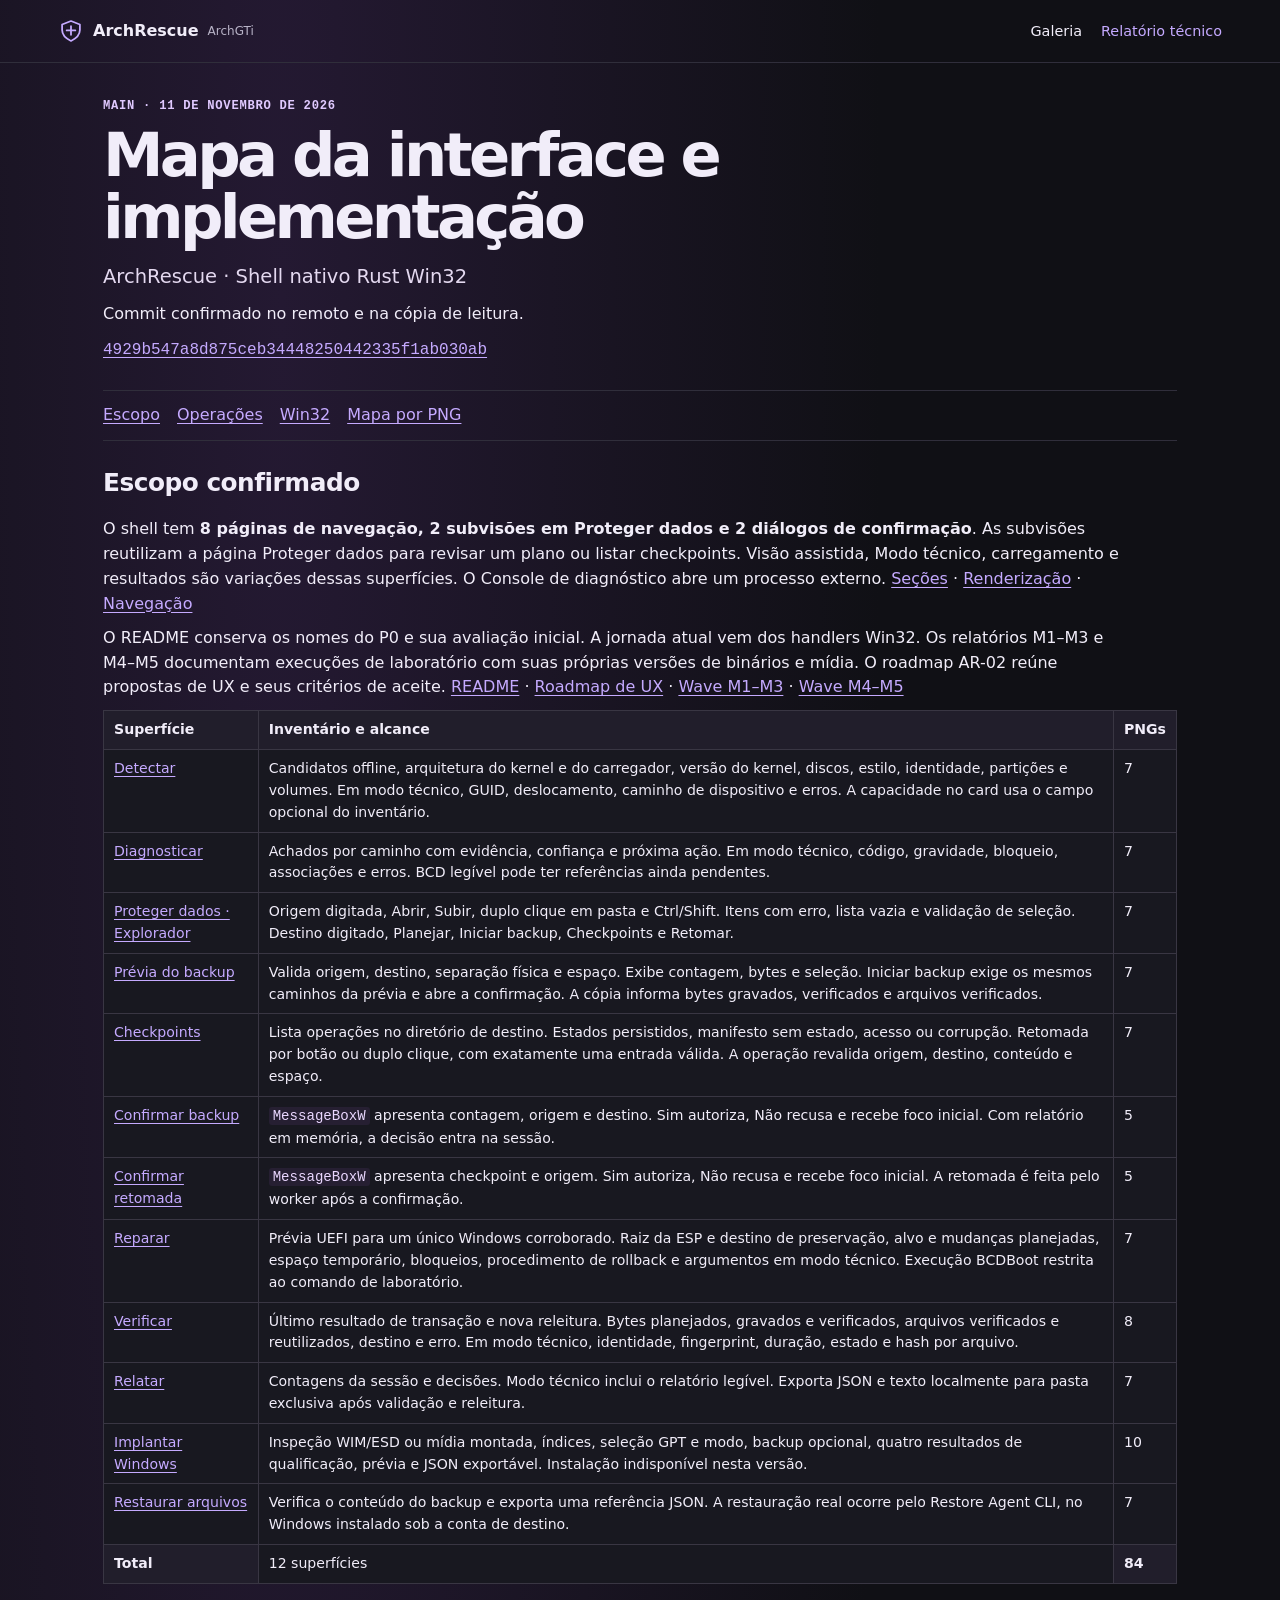
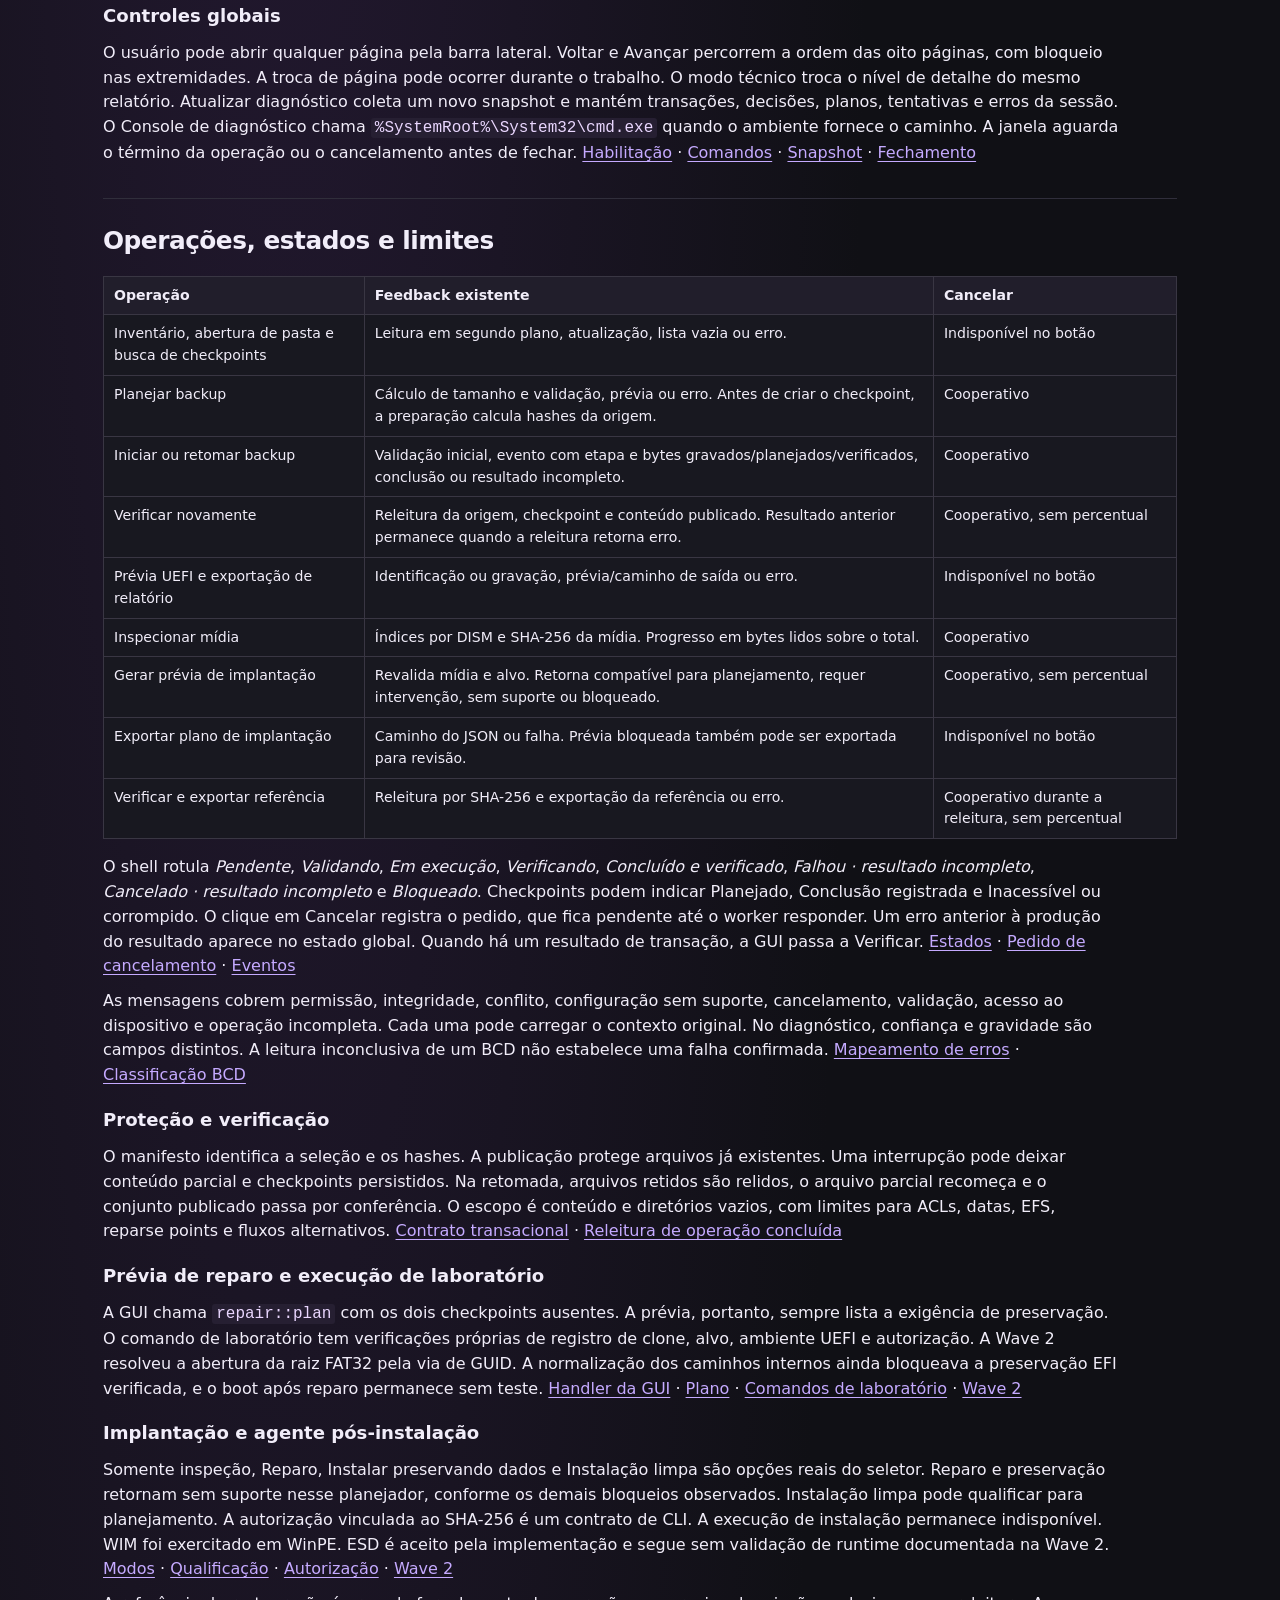
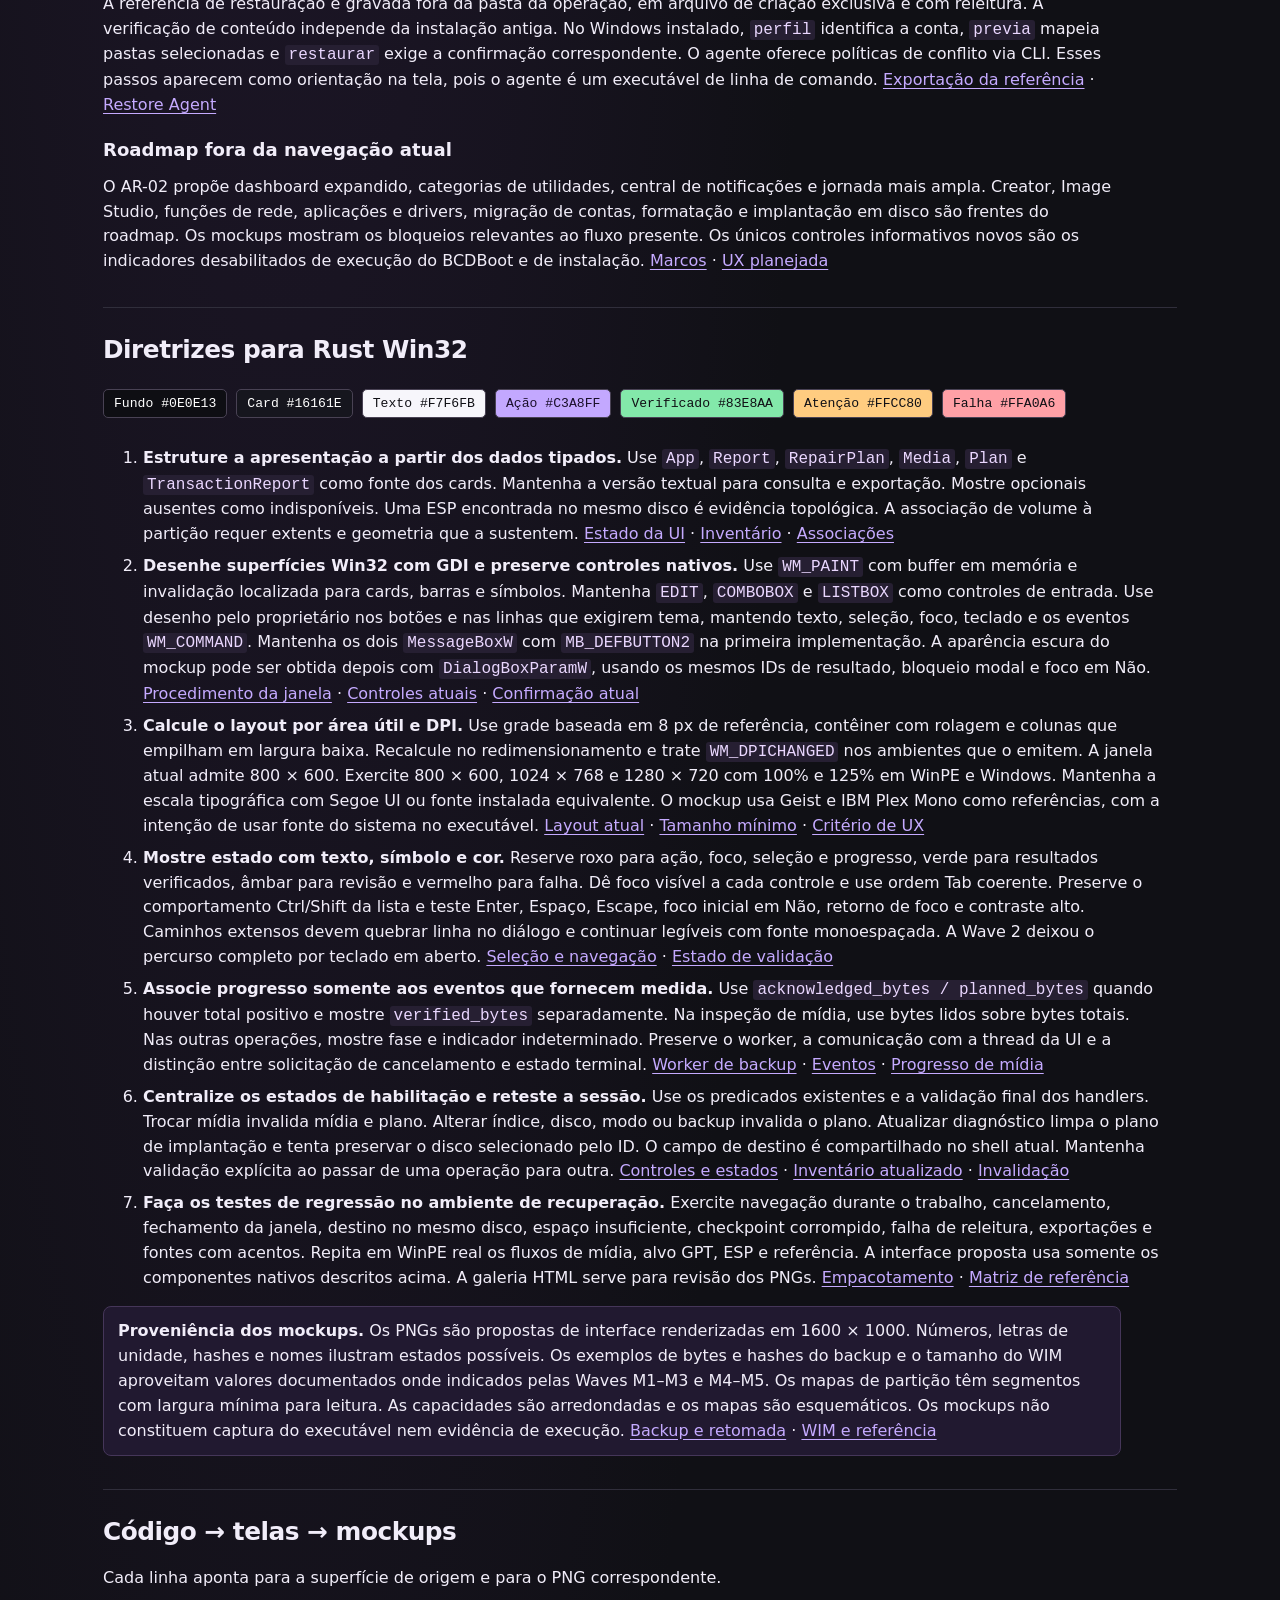
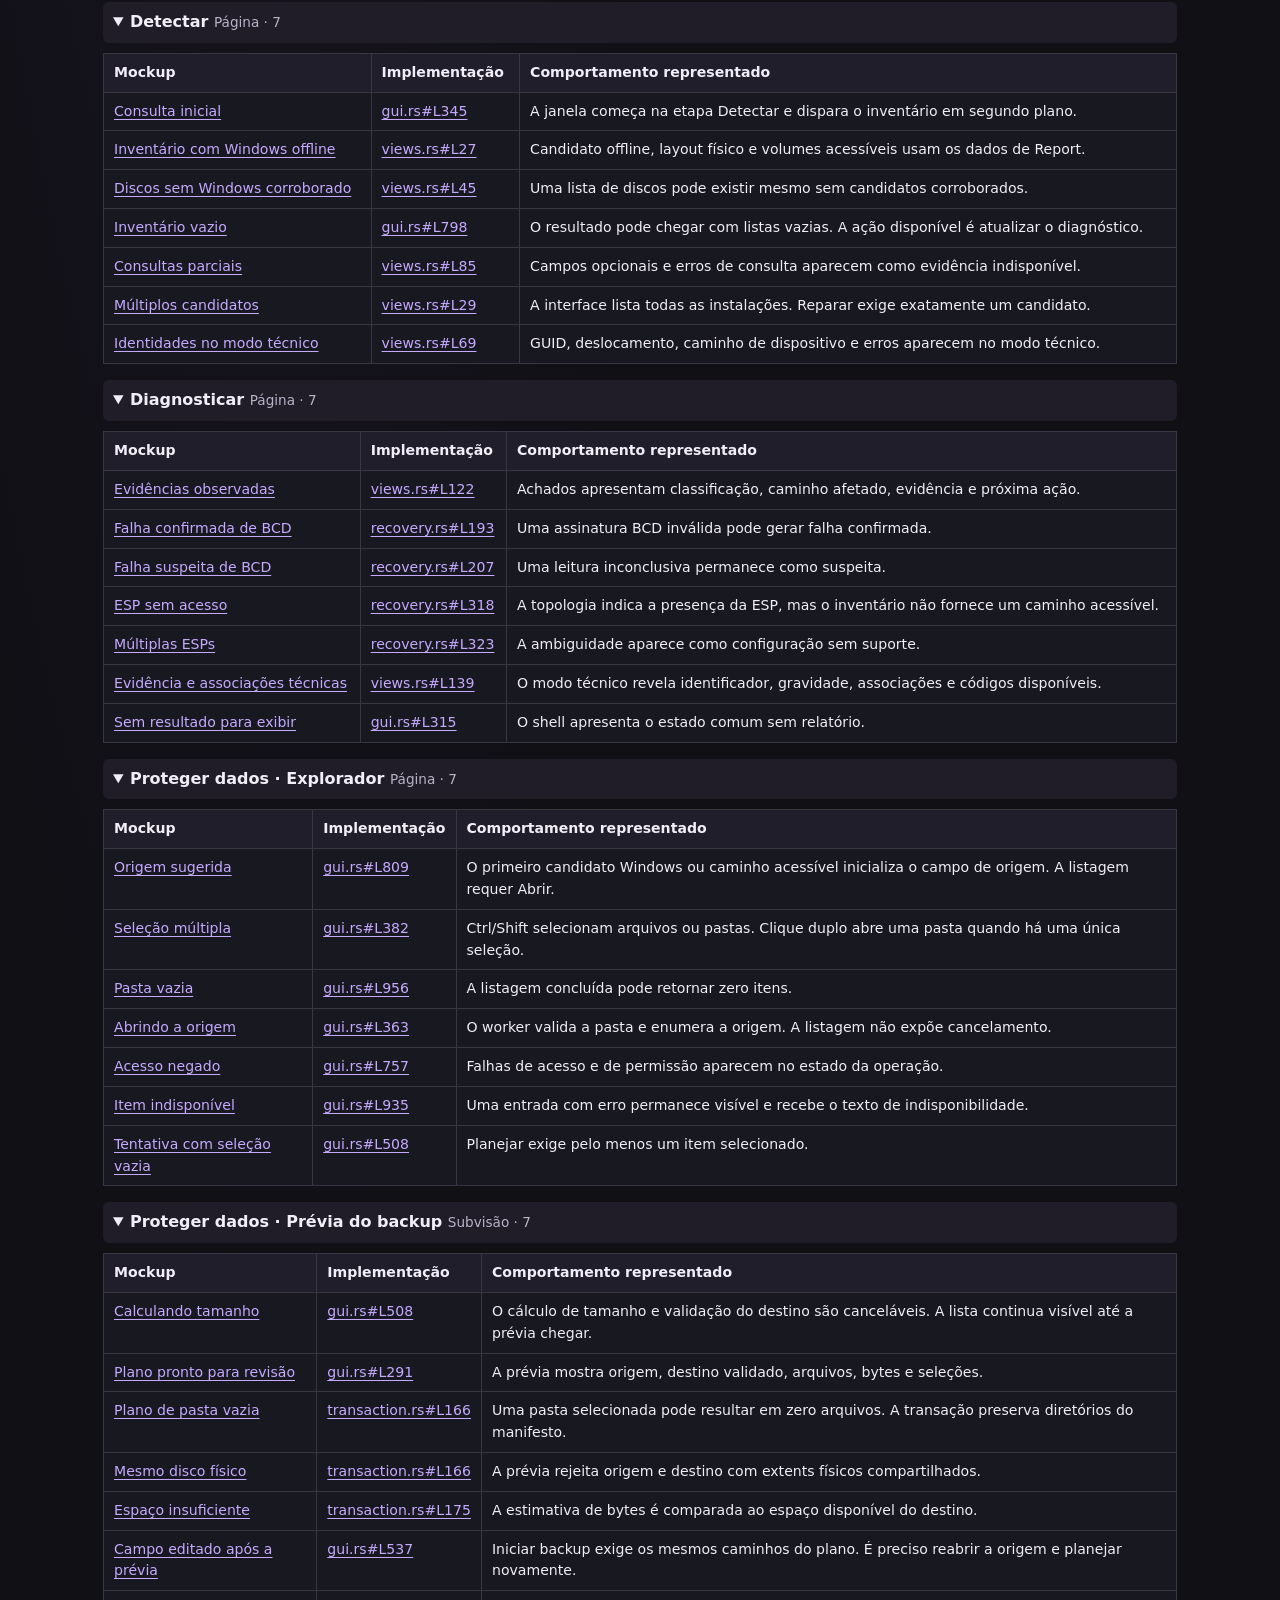
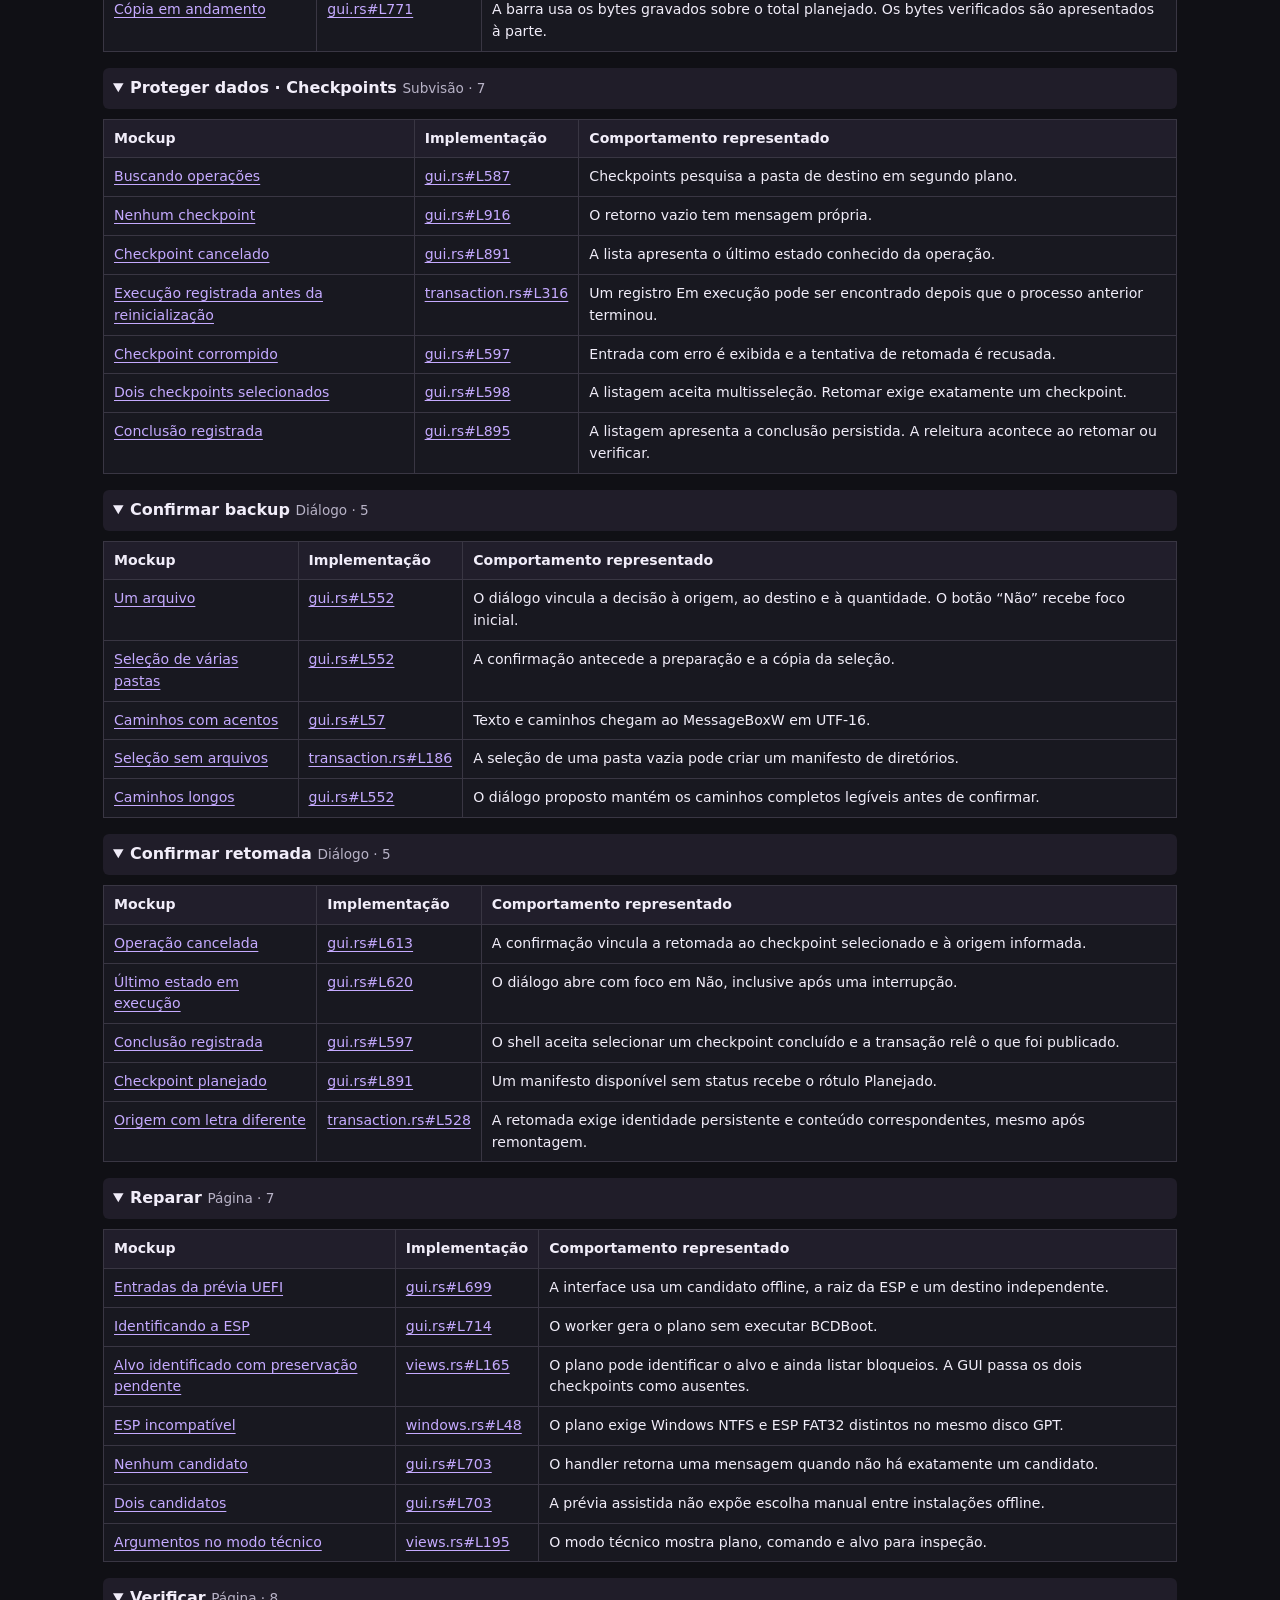
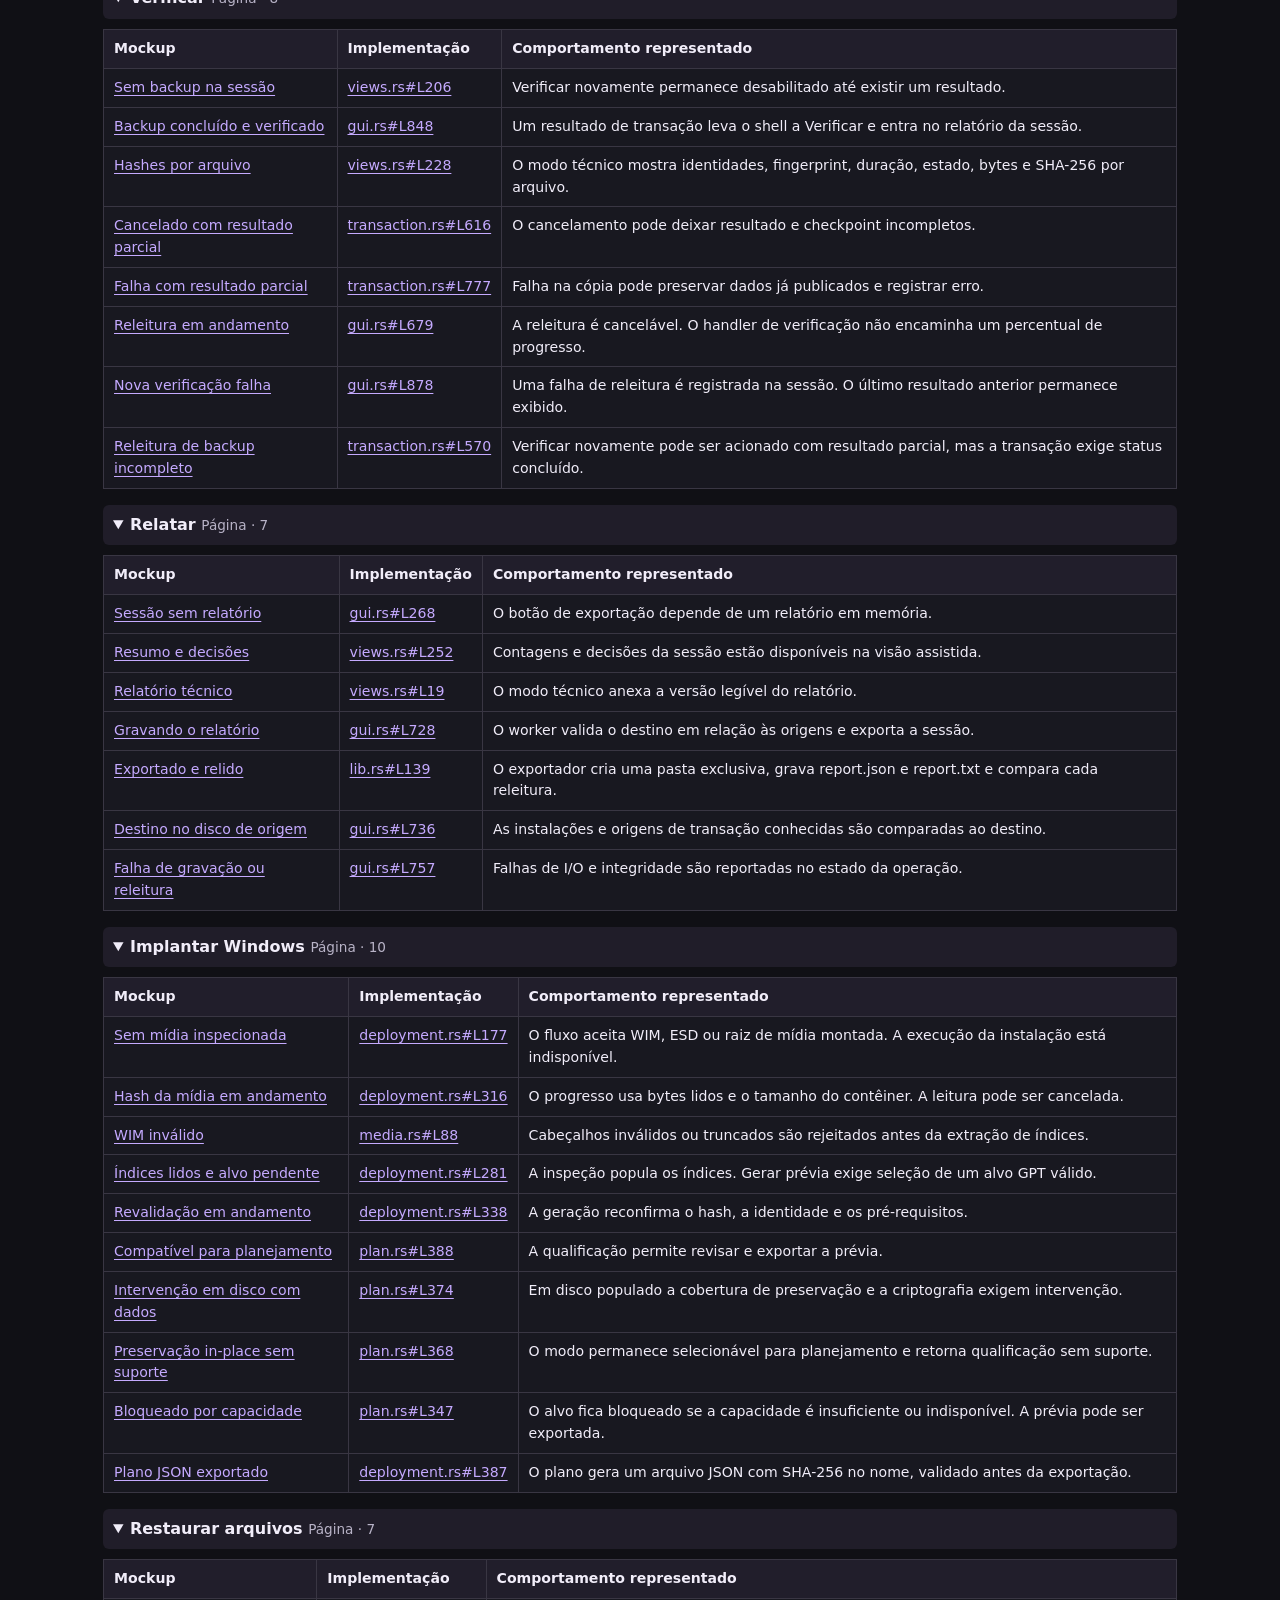
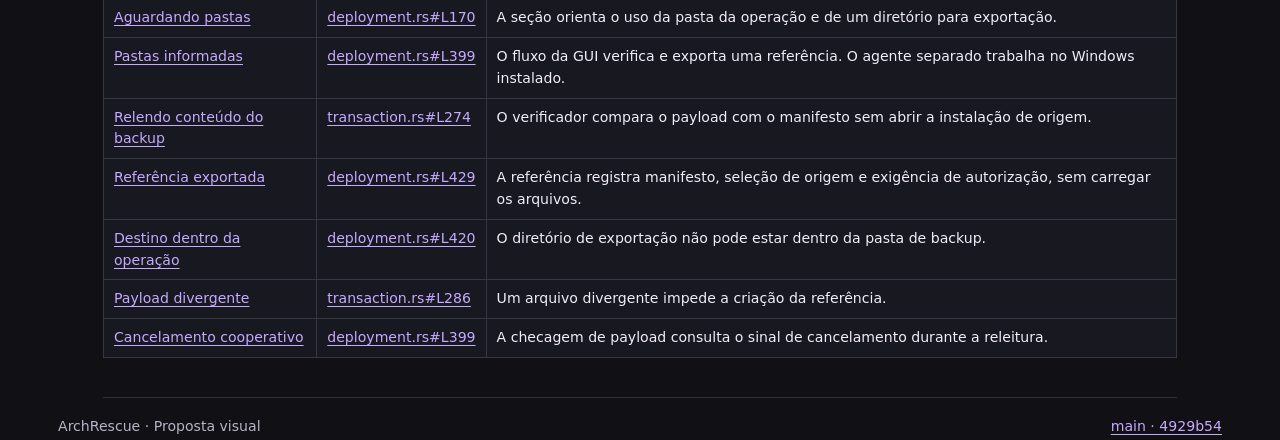
<file: design/relatorio.html>
<!doctype html><html lang="pt-BR"><head><meta charset="utf-8"><meta name="viewport" content="width=device-width,initial-scale=1"><title>Mapa da interface e implementação · ArchRescue</title><link rel="stylesheet" href="gallery.css"></head><body><header class="bar"><a class="wordmark" href="index.html"><svg class="ico" viewBox="0 0 24 24" fill="none" stroke="currentColor" stroke-width="1.65" stroke-linecap="round" stroke-linejoin="round" aria-hidden="true"><path d="M12 2.8 20.2 6v5.1c0 4.5-3.3 7.7-8.2 10.1-4.9-2.4-8.2-5.6-8.2-10.1V6L12 2.8Z"/><path d="M8 11.5h8M12 7.5v8"/></svg> ArchRescue <span>ArchGTi</span></a><nav aria-label="Documentação"><a href="index.html">Galeria</a><a aria-current="page" href="relatorio.html">Relatório técnico</a></nav></header><main class="report-main" id="inicio"><header class="report-head"><div class="tag">MAIN · 11 DE NOVEMBRO DE 2026</div><h1>Mapa da interface e implementação</h1><p class="intro">ArchRescue · Shell nativo Rust Win32</p><p>Commit confirmado no remoto e na cópia de leitura.</p><p><a class="hash" href="https://github.com/cainhooow/archrescue/commit/4929b547a8d875ceb34448250442335f1ab030ab">4929b547a8d875ceb34448250442335f1ab030ab</a></p></header><nav class="report-nav" aria-label="Índice do relatório"><a href="#escopo">Escopo</a><a href="#operacoes">Operações</a><a href="#win32">Win32</a><a href="#mapa">Mapa por PNG</a></nav><section id="escopo">
  <h2>Escopo confirmado</h2>
  <p>O shell tem <strong>8 páginas de navegação, 2 subvisões em Proteger dados e 2 diálogos de confirmação</strong>. As subvisões reutilizam a página Proteger dados para revisar um plano ou listar checkpoints. Visão assistida, Modo técnico, carregamento e resultados são variações dessas superfícies. O Console de diagnóstico abre um processo externo. <a href="https://github.com/cainhooow/archrescue/blob/4929b547a8d875ceb34448250442335f1ab030ab/apps/boot-shell/src/i18n.rs#L6">Seções</a> · <a href="https://github.com/cainhooow/archrescue/blob/4929b547a8d875ceb34448250442335f1ab030ab/apps/boot-shell/src/gui.rs#L215">Renderização</a> · <a href="https://github.com/cainhooow/archrescue/blob/4929b547a8d875ceb34448250442335f1ab030ab/apps/boot-shell/src/gui.rs#L416">Navegação</a></p>
  <p>O README conserva os nomes do P0 e sua avaliação inicial. A jornada atual vem dos handlers Win32. Os relatórios M1–M3 e M4–M5 documentam execuções de laboratório com suas próprias versões de binários e mídia. O roadmap AR-02 reúne propostas de UX e seus critérios de aceite. <a href="https://github.com/cainhooow/archrescue/blob/4929b547a8d875ceb34448250442335f1ab030ab/README.md#L34">README</a> · <a href="https://github.com/cainhooow/archrescue/blob/4929b547a8d875ceb34448250442335f1ab030ab/ARCHRESCUE_ROADMAP.md#L565">Roadmap de UX</a> · <a href="https://github.com/cainhooow/archrescue/blob/4929b547a8d875ceb34448250442335f1ab030ab/docs/qa/M1-M3-DEVELOPMENT-WAVE.md">Wave M1–M3</a> · <a href="https://github.com/cainhooow/archrescue/blob/4929b547a8d875ceb34448250442335f1ab030ab/docs/qa/M4-M5-DEVELOPMENT-WAVE.md">Wave M4–M5</a></p>
  <div class="table-over"><table>
    <thead><tr><th>Superfície</th><th>Inventário e alcance</th><th>PNGs</th></tr></thead>
    <tbody>
      <tr><td><a href="index.html#01-detectar">Detectar</a></td><td>Candidatos offline, arquitetura do kernel e do carregador, versão do kernel, discos, estilo, identidade, partições e volumes. Em modo técnico, GUID, deslocamento, caminho de dispositivo e erros. A capacidade no card usa o campo opcional do inventário.</td><td>7</td></tr>
      <tr><td><a href="index.html#02-diagnosticar">Diagnosticar</a></td><td>Achados por caminho com evidência, confiança e próxima ação. Em modo técnico, código, gravidade, bloqueio, associações e erros. BCD legível pode ter referências ainda pendentes.</td><td>7</td></tr>
      <tr><td><a href="index.html#03-explorador">Proteger dados · Explorador</a></td><td>Origem digitada, Abrir, Subir, duplo clique em pasta e Ctrl/Shift. Itens com erro, lista vazia e validação de seleção. Destino digitado, Planejar, Iniciar backup, Checkpoints e Retomar.</td><td>7</td></tr>
      <tr><td><a href="index.html#04-previa-backup">Prévia do backup</a></td><td>Valida origem, destino, separação física e espaço. Exibe contagem, bytes e seleção. Iniciar backup exige os mesmos caminhos da prévia e abre a confirmação. A cópia informa bytes gravados, verificados e arquivos verificados.</td><td>7</td></tr>
      <tr><td><a href="index.html#05-checkpoints">Checkpoints</a></td><td>Lista operações no diretório de destino. Estados persistidos, manifesto sem estado, acesso ou corrupção. Retomada por botão ou duplo clique, com exatamente uma entrada válida. A operação revalida origem, destino, conteúdo e espaço.</td><td>7</td></tr>
      <tr><td><a href="index.html#06-confirmar-backup">Confirmar backup</a></td><td><code>MessageBoxW</code> apresenta contagem, origem e destino. Sim autoriza, Não recusa e recebe foco inicial. Com relatório em memória, a decisão entra na sessão.</td><td>5</td></tr>
      <tr><td><a href="index.html#07-confirmar-retomada">Confirmar retomada</a></td><td><code>MessageBoxW</code> apresenta checkpoint e origem. Sim autoriza, Não recusa e recebe foco inicial. A retomada é feita pelo worker após a confirmação.</td><td>5</td></tr>
      <tr><td><a href="index.html#08-reparar">Reparar</a></td><td>Prévia UEFI para um único Windows corroborado. Raiz da ESP e destino de preservação, alvo e mudanças planejadas, espaço temporário, bloqueios, procedimento de rollback e argumentos em modo técnico. Execução BCDBoot restrita ao comando de laboratório.</td><td>7</td></tr>
      <tr><td><a href="index.html#09-verificar">Verificar</a></td><td>Último resultado de transação e nova releitura. Bytes planejados, gravados e verificados, arquivos verificados e reutilizados, destino e erro. Em modo técnico, identidade, fingerprint, duração, estado e hash por arquivo.</td><td>8</td></tr>
      <tr><td><a href="index.html#10-relatar">Relatar</a></td><td>Contagens da sessão e decisões. Modo técnico inclui o relatório legível. Exporta JSON e texto localmente para pasta exclusiva após validação e releitura.</td><td>7</td></tr>
      <tr><td><a href="index.html#11-implantar">Implantar Windows</a></td><td>Inspeção WIM/ESD ou mídia montada, índices, seleção GPT e modo, backup opcional, quatro resultados de qualificação, prévia e JSON exportável. Instalação indisponível nesta versão.</td><td>10</td></tr>
      <tr><td><a href="index.html#12-restaurar">Restaurar arquivos</a></td><td>Verifica o conteúdo do backup e exporta uma referência JSON. A restauração real ocorre pelo Restore Agent CLI, no Windows instalado sob a conta de destino.</td><td>7</td></tr>
      <tr><th>Total</th><td>12 superfícies</td><th>84</th></tr>
    </tbody>
  </table></div>
  <h3>Controles globais</h3>
  <p>O usuário pode abrir qualquer página pela barra lateral. Voltar e Avançar percorrem a ordem das oito páginas, com bloqueio nas extremidades. A troca de página pode ocorrer durante o trabalho. O modo técnico troca o nível de detalhe do mesmo relatório. Atualizar diagnóstico coleta um novo snapshot e mantém transações, decisões, planos, tentativas e erros da sessão. O Console de diagnóstico chama <code>%SystemRoot%\System32\cmd.exe</code> quando o ambiente fornece o caminho. A janela aguarda o término da operação ou o cancelamento antes de fechar. <a href="https://github.com/cainhooow/archrescue/blob/4929b547a8d875ceb34448250442335f1ab030ab/apps/boot-shell/src/gui.rs#L237">Habilitação</a> · <a href="https://github.com/cainhooow/archrescue/blob/4929b547a8d875ceb34448250442335f1ab030ab/apps/boot-shell/src/gui.rs#L429">Comandos</a> · <a href="https://github.com/cainhooow/archrescue/blob/4929b547a8d875ceb34448250442335f1ab030ab/apps/boot-shell/src/gui.rs#L798">Snapshot</a> · <a href="https://github.com/cainhooow/archrescue/blob/4929b547a8d875ceb34448250442335f1ab030ab/apps/boot-shell/src/gui.rs#L1028">Fechamento</a></p>
</section>
<section id="operacoes">
  <h2>Operações, estados e limites</h2>
  <div class="table-over"><table>
    <thead><tr><th>Operação</th><th>Feedback existente</th><th>Cancelar</th></tr></thead>
    <tbody>
      <tr><td>Inventário, abertura de pasta e busca de checkpoints</td><td>Leitura em segundo plano, atualização, lista vazia ou erro.</td><td>Indisponível no botão</td></tr>
      <tr><td>Planejar backup</td><td>Cálculo de tamanho e validação, prévia ou erro. Antes de criar o checkpoint, a preparação calcula hashes da origem.</td><td>Cooperativo</td></tr>
      <tr><td>Iniciar ou retomar backup</td><td>Validação inicial, evento com etapa e bytes gravados/planejados/verificados, conclusão ou resultado incompleto.</td><td>Cooperativo</td></tr>
      <tr><td>Verificar novamente</td><td>Releitura da origem, checkpoint e conteúdo publicado. Resultado anterior permanece quando a releitura retorna erro.</td><td>Cooperativo, sem percentual</td></tr>
      <tr><td>Prévia UEFI e exportação de relatório</td><td>Identificação ou gravação, prévia/caminho de saída ou erro.</td><td>Indisponível no botão</td></tr>
      <tr><td>Inspecionar mídia</td><td>Índices por DISM e SHA-256 da mídia. Progresso em bytes lidos sobre o total.</td><td>Cooperativo</td></tr>
      <tr><td>Gerar prévia de implantação</td><td>Revalida mídia e alvo. Retorna compatível para planejamento, requer intervenção, sem suporte ou bloqueado.</td><td>Cooperativo, sem percentual</td></tr>
      <tr><td>Exportar plano de implantação</td><td>Caminho do JSON ou falha. Prévia bloqueada também pode ser exportada para revisão.</td><td>Indisponível no botão</td></tr>
      <tr><td>Verificar e exportar referência</td><td>Releitura por SHA-256 e exportação da referência ou erro.</td><td>Cooperativo durante a releitura, sem percentual</td></tr>
    </tbody>
  </table></div>
  <p>O shell rotula <em>Pendente</em>, <em>Validando</em>, <em>Em execução</em>, <em>Verificando</em>, <em>Concluído e verificado</em>, <em>Falhou · resultado incompleto</em>, <em>Cancelado · resultado incompleto</em> e <em>Bloqueado</em>. Checkpoints podem indicar Planejado, Conclusão registrada e Inacessível ou corrompido. O clique em Cancelar registra o pedido, que fica pendente até o worker responder. Um erro anterior à produção do resultado aparece no estado global. Quando há um resultado de transação, a GUI passa a Verificar. <a href="https://github.com/cainhooow/archrescue/blob/4929b547a8d875ceb34448250442335f1ab030ab/apps/boot-shell/src/views.rs#L269">Estados</a> · <a href="https://github.com/cainhooow/archrescue/blob/4929b547a8d875ceb34448250442335f1ab030ab/apps/boot-shell/src/gui.rs#L449">Pedido de cancelamento</a> · <a href="https://github.com/cainhooow/archrescue/blob/4929b547a8d875ceb34448250442335f1ab030ab/apps/boot-shell/src/gui.rs#L771">Eventos</a></p>
  <p>As mensagens cobrem permissão, integridade, conflito, configuração sem suporte, cancelamento, validação, acesso ao dispositivo e operação incompleta. Cada uma pode carregar o contexto original. No diagnóstico, confiança e gravidade são campos distintos. A leitura inconclusiva de um BCD não estabelece uma falha confirmada. <a href="https://github.com/cainhooow/archrescue/blob/4929b547a8d875ceb34448250442335f1ab030ab/apps/boot-shell/src/gui.rs#L757">Mapeamento de erros</a> · <a href="https://github.com/cainhooow/archrescue/blob/4929b547a8d875ceb34448250442335f1ab030ab/crates/diagnostics/src/recovery.rs#L193">Classificação BCD</a></p>
  <h3>Proteção e verificação</h3>
  <p>O manifesto identifica a seleção e os hashes. A publicação protege arquivos já existentes. Uma interrupção pode deixar conteúdo parcial e checkpoints persistidos. Na retomada, arquivos retidos são relidos, o arquivo parcial recomeça e o conjunto publicado passa por conferência. O escopo é conteúdo e diretórios vazios, com limites para ACLs, datas, EFS, reparse points e fluxos alternativos. <a href="https://github.com/cainhooow/archrescue/blob/4929b547a8d875ceb34448250442335f1ab030ab/docs/architecture/RECOVERY-TRANSACTIONS.md">Contrato transacional</a> · <a href="https://github.com/cainhooow/archrescue/blob/4929b547a8d875ceb34448250442335f1ab030ab/crates/backup/src/transaction.rs#L570">Releitura de operação concluída</a></p>
  <h3>Prévia de reparo e execução de laboratório</h3>
  <p>A GUI chama <code>repair::plan</code> com os dois checkpoints ausentes. A prévia, portanto, sempre lista a exigência de preservação. O comando de laboratório tem verificações próprias de registro de clone, alvo, ambiente UEFI e autorização. A Wave 2 resolveu a abertura da raiz FAT32 pela via de GUID. A normalização dos caminhos internos ainda bloqueava a preservação EFI verificada, e o boot após reparo permanece sem teste. <a href="https://github.com/cainhooow/archrescue/blob/4929b547a8d875ceb34448250442335f1ab030ab/apps/boot-shell/src/gui.rs#L699">Handler da GUI</a> · <a href="https://github.com/cainhooow/archrescue/blob/4929b547a8d875ceb34448250442335f1ab030ab/crates/evidence/src/repair.rs#L86">Plano</a> · <a href="https://github.com/cainhooow/archrescue/blob/4929b547a8d875ceb34448250442335f1ab030ab/apps/boot-shell/src/main.rs#L87">Comandos de laboratório</a> · <a href="https://github.com/cainhooow/archrescue/blob/4929b547a8d875ceb34448250442335f1ab030ab/docs/qa/M4-M5-DEVELOPMENT-WAVE.md">Wave 2</a></p>
  <h3>Implantação e agente pós-instalação</h3>
  <p>Somente inspeção, Reparo, Instalar preservando dados e Instalação limpa são opções reais do seletor. Reparo e preservação retornam sem suporte nesse planejador, conforme os demais bloqueios observados. Instalação limpa pode qualificar para planejamento. A autorização vinculada ao SHA-256 é um contrato de CLI. A execução de instalação permanece indisponível. WIM foi exercitado em WinPE. ESD é aceito pela implementação e segue sem validação de runtime documentada na Wave 2. <a href="https://github.com/cainhooow/archrescue/blob/4929b547a8d875ceb34448250442335f1ab030ab/apps/boot-shell/src/gui/deployment.rs#L67">Modos</a> · <a href="https://github.com/cainhooow/archrescue/blob/4929b547a8d875ceb34448250442335f1ab030ab/crates/deployment/src/plan.rs#L282">Qualificação</a> · <a href="https://github.com/cainhooow/archrescue/blob/4929b547a8d875ceb34448250442335f1ab030ab/crates/deployment/src/plan.rs#L445">Autorização</a> · <a href="https://github.com/cainhooow/archrescue/blob/4929b547a8d875ceb34448250442335f1ab030ab/docs/qa/M4-M5-DEVELOPMENT-WAVE.md">Wave 2</a></p>
  <p>A referência de restauração é gravada fora da pasta da operação, em arquivo de criação exclusiva e com releitura. A verificação de conteúdo independe da instalação antiga. No Windows instalado, <code>perfil</code> identifica a conta, <code>previa</code> mapeia pastas selecionadas e <code>restaurar</code> exige a confirmação correspondente. O agente oferece políticas de conflito via CLI. Esses passos aparecem como orientação na tela, pois o agente é um executável de linha de comando. <a href="https://github.com/cainhooow/archrescue/blob/4929b547a8d875ceb34448250442335f1ab030ab/apps/boot-shell/src/gui/deployment.rs#L420">Exportação da referência</a> · <a href="https://github.com/cainhooow/archrescue/blob/4929b547a8d875ceb34448250442335f1ab030ab/apps/restore-agent/src/main.rs#L25">Restore Agent</a></p>
  <h3>Roadmap fora da navegação atual</h3>
  <p>O AR-02 propõe dashboard expandido, categorias de utilidades, central de notificações e jornada mais ampla. Creator, Image Studio, funções de rede, aplicações e drivers, migração de contas, formatação e implantação em disco são frentes do roadmap. Os mockups mostram os bloqueios relevantes ao fluxo presente. Os únicos controles informativos novos são os indicadores desabilitados de execução do BCDBoot e de instalação. <a href="https://github.com/cainhooow/archrescue/blob/4929b547a8d875ceb34448250442335f1ab030ab/ARCHRESCUE_ROADMAP.md#L62">Marcos</a> · <a href="https://github.com/cainhooow/archrescue/blob/4929b547a8d875ceb34448250442335f1ab030ab/ARCHRESCUE_ROADMAP.md#L565">UX planejada</a></p>
</section>
<section id="win32">
  <h2>Diretrizes para Rust Win32</h2>
  <div class="swatches" aria-label="Paleta ArchGTi">
    <span style="--c:#0e0e13;--fg:#fff">Fundo #0E0E13</span><span style="--c:#16161e;--fg:#fff">Card #16161E</span><span style="--c:#f7f6fb;--fg:#101015">Texto #F7F6FB</span><span style="--c:#c3a8ff;--fg:#1b102c">Ação #C3A8FF</span><span style="--c:#83e8aa;--fg:#101015">Verificado #83E8AA</span><span style="--c:#ffcc80;--fg:#101015">Atenção #FFCC80</span><span style="--c:#ffa0a6;--fg:#101015">Falha #FFA0A6</span>
  </div>
  <ol>
    <li><strong>Estruture a apresentação a partir dos dados tipados.</strong> Use <code>App</code>, <code>Report</code>, <code>RepairPlan</code>, <code>Media</code>, <code>Plan</code> e <code>TransactionReport</code> como fonte dos cards. Mantenha a versão textual para consulta e exportação. Mostre opcionais ausentes como indisponíveis. Uma ESP encontrada no mesmo disco é evidência topológica. A associação de volume à partição requer extents e geometria que a sustentem. <a href="https://github.com/cainhooow/archrescue/blob/4929b547a8d875ceb34448250442335f1ab030ab/apps/boot-shell/src/gui.rs#L88">Estado da UI</a> · <a href="https://github.com/cainhooow/archrescue/blob/4929b547a8d875ceb34448250442335f1ab030ab/crates/storage/src/lib.rs#L81">Inventário</a> · <a href="https://github.com/cainhooow/archrescue/blob/4929b547a8d875ceb34448250442335f1ab030ab/crates/diagnostics/src/recovery.rs#L245">Associações</a></li>
    <li><strong>Desenhe superfícies Win32 com GDI e preserve controles nativos.</strong> Use <code>WM_PAINT</code> com buffer em memória e invalidação localizada para cards, barras e símbolos. Mantenha <code>EDIT</code>, <code>COMBOBOX</code> e <code>LISTBOX</code> como controles de entrada. Use desenho pelo proprietário nos botões e nas linhas que exigirem tema, mantendo texto, seleção, foco, teclado e os eventos <code>WM_COMMAND</code>. Mantenha os dois <code>MessageBoxW</code> com <code>MB_DEFBUTTON2</code> na primeira implementação. A aparência escura do mockup pode ser obtida depois com <code>DialogBoxParamW</code>, usando os mesmos IDs de resultado, bloqueio modal e foco em Não. <a href="https://github.com/cainhooow/archrescue/blob/4929b547a8d875ceb34448250442335f1ab030ab/apps/boot-shell/src/gui.rs#L967">Procedimento da janela</a> · <a href="https://github.com/cainhooow/archrescue/blob/4929b547a8d875ceb34448250442335f1ab030ab/apps/boot-shell/src/gui.rs#L1120">Controles atuais</a> · <a href="https://github.com/cainhooow/archrescue/blob/4929b547a8d875ceb34448250442335f1ab030ab/apps/boot-shell/src/gui.rs#L558">Confirmação atual</a></li>
    <li><strong>Calcule o layout por área útil e DPI.</strong> Use grade baseada em 8 px de referência, contêiner com rolagem e colunas que empilham em largura baixa. Recalcule no redimensionamento e trate <code>WM_DPICHANGED</code> nos ambientes que o emitem. A janela atual admite 800 × 600. Exercite 800 × 600, 1024 × 768 e 1280 × 720 com 100% e 125% em WinPE e Windows. Mantenha a escala tipográfica com Segoe UI ou fonte instalada equivalente. O mockup usa Geist e IBM Plex Mono como referências, com a intenção de usar fonte do sistema no executável. <a href="https://github.com/cainhooow/archrescue/blob/4929b547a8d875ceb34448250442335f1ab030ab/apps/boot-shell/src/gui.rs#L166">Layout atual</a> · <a href="https://github.com/cainhooow/archrescue/blob/4929b547a8d875ceb34448250442335f1ab030ab/apps/boot-shell/src/gui.rs#L997">Tamanho mínimo</a> · <a href="https://github.com/cainhooow/archrescue/blob/4929b547a8d875ceb34448250442335f1ab030ab/ARCHRESCUE_ROADMAP.md#L726">Critério de UX</a></li>
    <li><strong>Mostre estado com texto, símbolo e cor.</strong> Reserve roxo para ação, foco, seleção e progresso, verde para resultados verificados, âmbar para revisão e vermelho para falha. Dê foco visível a cada controle e use ordem Tab coerente. Preserve o comportamento Ctrl/Shift da lista e teste Enter, Espaço, Escape, foco inicial em Não, retorno de foco e contraste alto. Caminhos extensos devem quebrar linha no diálogo e continuar legíveis com fonte monoespaçada. A Wave 2 deixou o percurso completo por teclado em aberto. <a href="https://github.com/cainhooow/archrescue/blob/4929b547a8d875ceb34448250442335f1ab030ab/apps/boot-shell/src/gui.rs#L1176">Seleção e navegação</a> · <a href="https://github.com/cainhooow/archrescue/blob/4929b547a8d875ceb34448250442335f1ab030ab/docs/qa/M4-M5-DEVELOPMENT-WAVE.md">Estado de validação</a></li>
    <li><strong>Associe progresso somente aos eventos que fornecem medida.</strong> Use <code>acknowledged_bytes / planned_bytes</code> quando houver total positivo e mostre <code>verified_bytes</code> separadamente. Na inspeção de mídia, use bytes lidos sobre bytes totais. Nas outras operações, mostre fase e indicador indeterminado. Preserve o worker, a comunicação com a thread da UI e a distinção entre solicitação de cancelamento e estado terminal. <a href="https://github.com/cainhooow/archrescue/blob/4929b547a8d875ceb34448250442335f1ab030ab/apps/boot-shell/src/gui.rs#L645">Worker de backup</a> · <a href="https://github.com/cainhooow/archrescue/blob/4929b547a8d875ceb34448250442335f1ab030ab/apps/boot-shell/src/gui.rs#L771">Eventos</a> · <a href="https://github.com/cainhooow/archrescue/blob/4929b547a8d875ceb34448250442335f1ab030ab/apps/boot-shell/src/gui/deployment.rs#L281">Progresso de mídia</a></li>
    <li><strong>Centralize os estados de habilitação e reteste a sessão.</strong> Use os predicados existentes e a validação final dos handlers. Trocar mídia invalida mídia e plano. Alterar índice, disco, modo ou backup invalida o plano. Atualizar diagnóstico limpa o plano de implantação e tenta preservar o disco selecionado pelo ID. O campo de destino é compartilhado no shell atual. Mantenha validação explícita ao passar de uma operação para outra. <a href="https://github.com/cainhooow/archrescue/blob/4929b547a8d875ceb34448250442335f1ab030ab/apps/boot-shell/src/gui.rs#L215">Controles e estados</a> · <a href="https://github.com/cainhooow/archrescue/blob/4929b547a8d875ceb34448250442335f1ab030ab/apps/boot-shell/src/gui/deployment.rs#L259">Inventário atualizado</a> · <a href="https://github.com/cainhooow/archrescue/blob/4929b547a8d875ceb34448250442335f1ab030ab/apps/boot-shell/src/gui/deployment.rs#L308">Invalidação</a></li>
    <li><strong>Faça os testes de regressão no ambiente de recuperação.</strong> Exercite navegação durante o trabalho, cancelamento, fechamento da janela, destino no mesmo disco, espaço insuficiente, checkpoint corrompido, falha de releitura, exportações e fontes com acentos. Repita em WinPE real os fluxos de mídia, alvo GPT, ESP e referência. A interface proposta usa somente os componentes nativos descritos acima. A galeria HTML serve para revisão dos PNGs. <a href="https://github.com/cainhooow/archrescue/blob/4929b547a8d875ceb34448250442335f1ab030ab/README.md#L22">Empacotamento</a> · <a href="https://github.com/cainhooow/archrescue/blob/4929b547a8d875ceb34448250442335f1ab030ab/docs/qa/M4-M5-DEVELOPMENT-WAVE.md">Matriz de referência</a></li>
  </ol>
  <p class="callout"><strong>Proveniência dos mockups.</strong> Os PNGs são propostas de interface renderizadas em 1600 × 1000. Números, letras de unidade, hashes e nomes ilustram estados possíveis. Os exemplos de bytes e hashes do backup e o tamanho do WIM aproveitam valores documentados onde indicados pelas Waves M1–M3 e M4–M5. Os mapas de partição têm segmentos com largura mínima para leitura. As capacidades são arredondadas e os mapas são esquemáticos. Os mockups não constituem captura do executável nem evidência de execução. <a href="https://github.com/cainhooow/archrescue/blob/4929b547a8d875ceb34448250442335f1ab030ab/docs/qa/M1-M3-DEVELOPMENT-WAVE.md">Backup e retomada</a> · <a href="https://github.com/cainhooow/archrescue/blob/4929b547a8d875ceb34448250442335f1ab030ab/docs/qa/M4-M5-DEVELOPMENT-WAVE.md">WIM e referência</a></p>
</section>
<section id="mapa"><h2>Código → telas → mockups</h2><p>Cada linha aponta para a superfície de origem e para o PNG correspondente.</p><details open><summary>Detectar <span>Página · 7</span></summary><div class="table-over"><table><thead><tr><th>Mockup</th><th>Implementação</th><th>Comportamento representado</th></tr></thead><tbody><tr><td><a href="png/01-detectar/01-consulta-inicial.png">Consulta inicial</a></td><td><a href="https://github.com/cainhooow/archrescue/blob/4929b547a8d875ceb34448250442335f1ab030ab/apps/boot-shell/src/gui.rs#L345">gui.rs#L345</a></td><td>A janela começa na etapa Detectar e dispara o inventário em segundo plano.</td></tr><tr><td><a href="png/01-detectar/02-inventario-com-windows-offline.png">Inventário com Windows offline</a></td><td><a href="https://github.com/cainhooow/archrescue/blob/4929b547a8d875ceb34448250442335f1ab030ab/apps/boot-shell/src/views.rs#L27">views.rs#L27</a></td><td>Candidato offline, layout físico e volumes acessíveis usam os dados de Report.</td></tr><tr><td><a href="png/01-detectar/03-discos-sem-windows-corroborado.png">Discos sem Windows corroborado</a></td><td><a href="https://github.com/cainhooow/archrescue/blob/4929b547a8d875ceb34448250442335f1ab030ab/apps/boot-shell/src/views.rs#L45">views.rs#L45</a></td><td>Uma lista de discos pode existir mesmo sem candidatos corroborados.</td></tr><tr><td><a href="png/01-detectar/04-inventario-vazio.png">Inventário vazio</a></td><td><a href="https://github.com/cainhooow/archrescue/blob/4929b547a8d875ceb34448250442335f1ab030ab/apps/boot-shell/src/gui.rs#L798">gui.rs#L798</a></td><td>O resultado pode chegar com listas vazias. A ação disponível é atualizar o diagnóstico.</td></tr><tr><td><a href="png/01-detectar/05-consultas-parciais.png">Consultas parciais</a></td><td><a href="https://github.com/cainhooow/archrescue/blob/4929b547a8d875ceb34448250442335f1ab030ab/apps/boot-shell/src/views.rs#L85">views.rs#L85</a></td><td>Campos opcionais e erros de consulta aparecem como evidência indisponível.</td></tr><tr><td><a href="png/01-detectar/06-multiplos-candidatos.png">Múltiplos candidatos</a></td><td><a href="https://github.com/cainhooow/archrescue/blob/4929b547a8d875ceb34448250442335f1ab030ab/apps/boot-shell/src/views.rs#L29">views.rs#L29</a></td><td>A interface lista todas as instalações. Reparar exige exatamente um candidato.</td></tr><tr><td><a href="png/01-detectar/07-identidades-no-modo-tecnico.png">Identidades no modo técnico</a></td><td><a href="https://github.com/cainhooow/archrescue/blob/4929b547a8d875ceb34448250442335f1ab030ab/apps/boot-shell/src/views.rs#L69">views.rs#L69</a></td><td>GUID, deslocamento, caminho de dispositivo e erros aparecem no modo técnico.</td></tr></tbody></table></div></details><details open><summary>Diagnosticar <span>Página · 7</span></summary><div class="table-over"><table><thead><tr><th>Mockup</th><th>Implementação</th><th>Comportamento representado</th></tr></thead><tbody><tr><td><a href="png/02-diagnosticar/01-evidencias-observadas.png">Evidências observadas</a></td><td><a href="https://github.com/cainhooow/archrescue/blob/4929b547a8d875ceb34448250442335f1ab030ab/apps/boot-shell/src/views.rs#L122">views.rs#L122</a></td><td>Achados apresentam classificação, caminho afetado, evidência e próxima ação.</td></tr><tr><td><a href="png/02-diagnosticar/02-falha-confirmada-de-bcd.png">Falha confirmada de BCD</a></td><td><a href="https://github.com/cainhooow/archrescue/blob/4929b547a8d875ceb34448250442335f1ab030ab/crates/diagnostics/src/recovery.rs#L193">recovery.rs#L193</a></td><td>Uma assinatura BCD inválida pode gerar falha confirmada.</td></tr><tr><td><a href="png/02-diagnosticar/03-falha-suspeita-de-bcd.png">Falha suspeita de BCD</a></td><td><a href="https://github.com/cainhooow/archrescue/blob/4929b547a8d875ceb34448250442335f1ab030ab/crates/diagnostics/src/recovery.rs#L207">recovery.rs#L207</a></td><td>Uma leitura inconclusiva permanece como suspeita.</td></tr><tr><td><a href="png/02-diagnosticar/04-esp-sem-acesso.png">ESP sem acesso</a></td><td><a href="https://github.com/cainhooow/archrescue/blob/4929b547a8d875ceb34448250442335f1ab030ab/crates/diagnostics/src/recovery.rs#L318">recovery.rs#L318</a></td><td>A topologia indica a presença da ESP, mas o inventário não fornece um caminho acessível.</td></tr><tr><td><a href="png/02-diagnosticar/05-multiplas-esps.png">Múltiplas ESPs</a></td><td><a href="https://github.com/cainhooow/archrescue/blob/4929b547a8d875ceb34448250442335f1ab030ab/crates/diagnostics/src/recovery.rs#L323">recovery.rs#L323</a></td><td>A ambiguidade aparece como configuração sem suporte.</td></tr><tr><td><a href="png/02-diagnosticar/06-evidencia-e-associacoes-tecnicas.png">Evidência e associações técnicas</a></td><td><a href="https://github.com/cainhooow/archrescue/blob/4929b547a8d875ceb34448250442335f1ab030ab/apps/boot-shell/src/views.rs#L139">views.rs#L139</a></td><td>O modo técnico revela identificador, gravidade, associações e códigos disponíveis.</td></tr><tr><td><a href="png/02-diagnosticar/07-sem-resultado-para-exibir.png">Sem resultado para exibir</a></td><td><a href="https://github.com/cainhooow/archrescue/blob/4929b547a8d875ceb34448250442335f1ab030ab/apps/boot-shell/src/gui.rs#L315">gui.rs#L315</a></td><td>O shell apresenta o estado comum sem relatório.</td></tr></tbody></table></div></details><details open><summary>Proteger dados · Explorador <span>Página · 7</span></summary><div class="table-over"><table><thead><tr><th>Mockup</th><th>Implementação</th><th>Comportamento representado</th></tr></thead><tbody><tr><td><a href="png/03-explorador/01-origem-sugerida.png">Origem sugerida</a></td><td><a href="https://github.com/cainhooow/archrescue/blob/4929b547a8d875ceb34448250442335f1ab030ab/apps/boot-shell/src/gui.rs#L809">gui.rs#L809</a></td><td>O primeiro candidato Windows ou caminho acessível inicializa o campo de origem. A listagem requer Abrir.</td></tr><tr><td><a href="png/03-explorador/02-selecao-multipla.png">Seleção múltipla</a></td><td><a href="https://github.com/cainhooow/archrescue/blob/4929b547a8d875ceb34448250442335f1ab030ab/apps/boot-shell/src/gui.rs#L382">gui.rs#L382</a></td><td>Ctrl/Shift selecionam arquivos ou pastas. Clique duplo abre uma pasta quando há uma única seleção.</td></tr><tr><td><a href="png/03-explorador/03-pasta-vazia.png">Pasta vazia</a></td><td><a href="https://github.com/cainhooow/archrescue/blob/4929b547a8d875ceb34448250442335f1ab030ab/apps/boot-shell/src/gui.rs#L956">gui.rs#L956</a></td><td>A listagem concluída pode retornar zero itens.</td></tr><tr><td><a href="png/03-explorador/04-abrindo-a-origem.png">Abrindo a origem</a></td><td><a href="https://github.com/cainhooow/archrescue/blob/4929b547a8d875ceb34448250442335f1ab030ab/apps/boot-shell/src/gui.rs#L363">gui.rs#L363</a></td><td>O worker valida a pasta e enumera a origem. A listagem não expõe cancelamento.</td></tr><tr><td><a href="png/03-explorador/05-acesso-negado.png">Acesso negado</a></td><td><a href="https://github.com/cainhooow/archrescue/blob/4929b547a8d875ceb34448250442335f1ab030ab/apps/boot-shell/src/gui.rs#L757">gui.rs#L757</a></td><td>Falhas de acesso e de permissão aparecem no estado da operação.</td></tr><tr><td><a href="png/03-explorador/06-item-indisponivel.png">Item indisponível</a></td><td><a href="https://github.com/cainhooow/archrescue/blob/4929b547a8d875ceb34448250442335f1ab030ab/apps/boot-shell/src/gui.rs#L935">gui.rs#L935</a></td><td>Uma entrada com erro permanece visível e recebe o texto de indisponibilidade.</td></tr><tr><td><a href="png/03-explorador/07-tentativa-com-selecao-vazia.png">Tentativa com seleção vazia</a></td><td><a href="https://github.com/cainhooow/archrescue/blob/4929b547a8d875ceb34448250442335f1ab030ab/apps/boot-shell/src/gui.rs#L508">gui.rs#L508</a></td><td>Planejar exige pelo menos um item selecionado.</td></tr></tbody></table></div></details><details open><summary>Proteger dados · Prévia do backup <span>Subvisão · 7</span></summary><div class="table-over"><table><thead><tr><th>Mockup</th><th>Implementação</th><th>Comportamento representado</th></tr></thead><tbody><tr><td><a href="png/04-previa-backup/01-calculando-tamanho.png">Calculando tamanho</a></td><td><a href="https://github.com/cainhooow/archrescue/blob/4929b547a8d875ceb34448250442335f1ab030ab/apps/boot-shell/src/gui.rs#L508">gui.rs#L508</a></td><td>O cálculo de tamanho e validação do destino são canceláveis. A lista continua visível até a prévia chegar.</td></tr><tr><td><a href="png/04-previa-backup/02-plano-pronto-para-revisao.png">Plano pronto para revisão</a></td><td><a href="https://github.com/cainhooow/archrescue/blob/4929b547a8d875ceb34448250442335f1ab030ab/apps/boot-shell/src/gui.rs#L291">gui.rs#L291</a></td><td>A prévia mostra origem, destino validado, arquivos, bytes e seleções.</td></tr><tr><td><a href="png/04-previa-backup/03-plano-de-pasta-vazia.png">Plano de pasta vazia</a></td><td><a href="https://github.com/cainhooow/archrescue/blob/4929b547a8d875ceb34448250442335f1ab030ab/crates/backup/src/transaction.rs#L166">transaction.rs#L166</a></td><td>Uma pasta selecionada pode resultar em zero arquivos. A transação preserva diretórios do manifesto.</td></tr><tr><td><a href="png/04-previa-backup/04-mesmo-disco-fisico.png">Mesmo disco físico</a></td><td><a href="https://github.com/cainhooow/archrescue/blob/4929b547a8d875ceb34448250442335f1ab030ab/crates/backup/src/transaction.rs#L166">transaction.rs#L166</a></td><td>A prévia rejeita origem e destino com extents físicos compartilhados.</td></tr><tr><td><a href="png/04-previa-backup/05-espaco-insuficiente.png">Espaço insuficiente</a></td><td><a href="https://github.com/cainhooow/archrescue/blob/4929b547a8d875ceb34448250442335f1ab030ab/crates/backup/src/transaction.rs#L175">transaction.rs#L175</a></td><td>A estimativa de bytes é comparada ao espaço disponível do destino.</td></tr><tr><td><a href="png/04-previa-backup/06-campo-editado-apos-a-previa.png">Campo editado após a prévia</a></td><td><a href="https://github.com/cainhooow/archrescue/blob/4929b547a8d875ceb34448250442335f1ab030ab/apps/boot-shell/src/gui.rs#L537">gui.rs#L537</a></td><td>Iniciar backup exige os mesmos caminhos do plano. É preciso reabrir a origem e planejar novamente.</td></tr><tr><td><a href="png/04-previa-backup/07-copia-em-andamento.png">Cópia em andamento</a></td><td><a href="https://github.com/cainhooow/archrescue/blob/4929b547a8d875ceb34448250442335f1ab030ab/apps/boot-shell/src/gui.rs#L771">gui.rs#L771</a></td><td>A barra usa os bytes gravados sobre o total planejado. Os bytes verificados são apresentados à parte.</td></tr></tbody></table></div></details><details open><summary>Proteger dados · Checkpoints <span>Subvisão · 7</span></summary><div class="table-over"><table><thead><tr><th>Mockup</th><th>Implementação</th><th>Comportamento representado</th></tr></thead><tbody><tr><td><a href="png/05-checkpoints/01-buscando-operacoes.png">Buscando operações</a></td><td><a href="https://github.com/cainhooow/archrescue/blob/4929b547a8d875ceb34448250442335f1ab030ab/apps/boot-shell/src/gui.rs#L587">gui.rs#L587</a></td><td>Checkpoints pesquisa a pasta de destino em segundo plano.</td></tr><tr><td><a href="png/05-checkpoints/02-nenhum-checkpoint.png">Nenhum checkpoint</a></td><td><a href="https://github.com/cainhooow/archrescue/blob/4929b547a8d875ceb34448250442335f1ab030ab/apps/boot-shell/src/gui.rs#L916">gui.rs#L916</a></td><td>O retorno vazio tem mensagem própria.</td></tr><tr><td><a href="png/05-checkpoints/03-checkpoint-cancelado.png">Checkpoint cancelado</a></td><td><a href="https://github.com/cainhooow/archrescue/blob/4929b547a8d875ceb34448250442335f1ab030ab/apps/boot-shell/src/gui.rs#L891">gui.rs#L891</a></td><td>A lista apresenta o último estado conhecido da operação.</td></tr><tr><td><a href="png/05-checkpoints/04-execucao-registrada-antes-da-reinicializacao.png">Execução registrada antes da reinicialização</a></td><td><a href="https://github.com/cainhooow/archrescue/blob/4929b547a8d875ceb34448250442335f1ab030ab/crates/backup/src/transaction.rs#L316">transaction.rs#L316</a></td><td>Um registro Em execução pode ser encontrado depois que o processo anterior terminou.</td></tr><tr><td><a href="png/05-checkpoints/05-checkpoint-corrompido.png">Checkpoint corrompido</a></td><td><a href="https://github.com/cainhooow/archrescue/blob/4929b547a8d875ceb34448250442335f1ab030ab/apps/boot-shell/src/gui.rs#L597">gui.rs#L597</a></td><td>Entrada com erro é exibida e a tentativa de retomada é recusada.</td></tr><tr><td><a href="png/05-checkpoints/06-dois-checkpoints-selecionados.png">Dois checkpoints selecionados</a></td><td><a href="https://github.com/cainhooow/archrescue/blob/4929b547a8d875ceb34448250442335f1ab030ab/apps/boot-shell/src/gui.rs#L598">gui.rs#L598</a></td><td>A listagem aceita multisseleção. Retomar exige exatamente um checkpoint.</td></tr><tr><td><a href="png/05-checkpoints/07-conclusao-registrada.png">Conclusão registrada</a></td><td><a href="https://github.com/cainhooow/archrescue/blob/4929b547a8d875ceb34448250442335f1ab030ab/apps/boot-shell/src/gui.rs#L895">gui.rs#L895</a></td><td>A listagem apresenta a conclusão persistida. A releitura acontece ao retomar ou verificar.</td></tr></tbody></table></div></details><details open><summary>Confirmar backup <span>Diálogo · 5</span></summary><div class="table-over"><table><thead><tr><th>Mockup</th><th>Implementação</th><th>Comportamento representado</th></tr></thead><tbody><tr><td><a href="png/06-confirmar-backup/01-um-arquivo.png">Um arquivo</a></td><td><a href="https://github.com/cainhooow/archrescue/blob/4929b547a8d875ceb34448250442335f1ab030ab/apps/boot-shell/src/gui.rs#L552">gui.rs#L552</a></td><td>O diálogo vincula a decisão à origem, ao destino e à quantidade. O botão “Não” recebe foco inicial.</td></tr><tr><td><a href="png/06-confirmar-backup/02-selecao-de-varias-pastas.png">Seleção de várias pastas</a></td><td><a href="https://github.com/cainhooow/archrescue/blob/4929b547a8d875ceb34448250442335f1ab030ab/apps/boot-shell/src/gui.rs#L552">gui.rs#L552</a></td><td>A confirmação antecede a preparação e a cópia da seleção.</td></tr><tr><td><a href="png/06-confirmar-backup/03-caminhos-com-acentos.png">Caminhos com acentos</a></td><td><a href="https://github.com/cainhooow/archrescue/blob/4929b547a8d875ceb34448250442335f1ab030ab/apps/boot-shell/src/gui.rs#L57">gui.rs#L57</a></td><td>Texto e caminhos chegam ao MessageBoxW em UTF-16.</td></tr><tr><td><a href="png/06-confirmar-backup/04-selecao-sem-arquivos.png">Seleção sem arquivos</a></td><td><a href="https://github.com/cainhooow/archrescue/blob/4929b547a8d875ceb34448250442335f1ab030ab/crates/backup/src/transaction.rs#L186">transaction.rs#L186</a></td><td>A seleção de uma pasta vazia pode criar um manifesto de diretórios.</td></tr><tr><td><a href="png/06-confirmar-backup/05-caminhos-longos.png">Caminhos longos</a></td><td><a href="https://github.com/cainhooow/archrescue/blob/4929b547a8d875ceb34448250442335f1ab030ab/apps/boot-shell/src/gui.rs#L552">gui.rs#L552</a></td><td>O diálogo proposto mantém os caminhos completos legíveis antes de confirmar.</td></tr></tbody></table></div></details><details open><summary>Confirmar retomada <span>Diálogo · 5</span></summary><div class="table-over"><table><thead><tr><th>Mockup</th><th>Implementação</th><th>Comportamento representado</th></tr></thead><tbody><tr><td><a href="png/07-confirmar-retomada/01-operacao-cancelada.png">Operação cancelada</a></td><td><a href="https://github.com/cainhooow/archrescue/blob/4929b547a8d875ceb34448250442335f1ab030ab/apps/boot-shell/src/gui.rs#L613">gui.rs#L613</a></td><td>A confirmação vincula a retomada ao checkpoint selecionado e à origem informada.</td></tr><tr><td><a href="png/07-confirmar-retomada/02-ultimo-estado-em-execucao.png">Último estado em execução</a></td><td><a href="https://github.com/cainhooow/archrescue/blob/4929b547a8d875ceb34448250442335f1ab030ab/apps/boot-shell/src/gui.rs#L620">gui.rs#L620</a></td><td>O diálogo abre com foco em Não, inclusive após uma interrupção.</td></tr><tr><td><a href="png/07-confirmar-retomada/03-conclusao-registrada.png">Conclusão registrada</a></td><td><a href="https://github.com/cainhooow/archrescue/blob/4929b547a8d875ceb34448250442335f1ab030ab/apps/boot-shell/src/gui.rs#L597">gui.rs#L597</a></td><td>O shell aceita selecionar um checkpoint concluído e a transação relê o que foi publicado.</td></tr><tr><td><a href="png/07-confirmar-retomada/04-checkpoint-planejado.png">Checkpoint planejado</a></td><td><a href="https://github.com/cainhooow/archrescue/blob/4929b547a8d875ceb34448250442335f1ab030ab/apps/boot-shell/src/gui.rs#L891">gui.rs#L891</a></td><td>Um manifesto disponível sem status recebe o rótulo Planejado.</td></tr><tr><td><a href="png/07-confirmar-retomada/05-origem-com-letra-diferente.png">Origem com letra diferente</a></td><td><a href="https://github.com/cainhooow/archrescue/blob/4929b547a8d875ceb34448250442335f1ab030ab/crates/backup/src/transaction.rs#L528">transaction.rs#L528</a></td><td>A retomada exige identidade persistente e conteúdo correspondentes, mesmo após remontagem.</td></tr></tbody></table></div></details><details open><summary>Reparar <span>Página · 7</span></summary><div class="table-over"><table><thead><tr><th>Mockup</th><th>Implementação</th><th>Comportamento representado</th></tr></thead><tbody><tr><td><a href="png/08-reparar/01-entradas-da-previa-uefi.png">Entradas da prévia UEFI</a></td><td><a href="https://github.com/cainhooow/archrescue/blob/4929b547a8d875ceb34448250442335f1ab030ab/apps/boot-shell/src/gui.rs#L699">gui.rs#L699</a></td><td>A interface usa um candidato offline, a raiz da ESP e um destino independente.</td></tr><tr><td><a href="png/08-reparar/02-identificando-a-esp.png">Identificando a ESP</a></td><td><a href="https://github.com/cainhooow/archrescue/blob/4929b547a8d875ceb34448250442335f1ab030ab/apps/boot-shell/src/gui.rs#L714">gui.rs#L714</a></td><td>O worker gera o plano sem executar BCDBoot.</td></tr><tr><td><a href="png/08-reparar/03-alvo-identificado-com-preservacao-pendente.png">Alvo identificado com preservação pendente</a></td><td><a href="https://github.com/cainhooow/archrescue/blob/4929b547a8d875ceb34448250442335f1ab030ab/apps/boot-shell/src/views.rs#L165">views.rs#L165</a></td><td>O plano pode identificar o alvo e ainda listar bloqueios. A GUI passa os dois checkpoints como ausentes.</td></tr><tr><td><a href="png/08-reparar/04-esp-incompativel.png">ESP incompatível</a></td><td><a href="https://github.com/cainhooow/archrescue/blob/4929b547a8d875ceb34448250442335f1ab030ab/crates/evidence/src/repair/windows.rs#L48">windows.rs#L48</a></td><td>O plano exige Windows NTFS e ESP FAT32 distintos no mesmo disco GPT.</td></tr><tr><td><a href="png/08-reparar/05-nenhum-candidato.png">Nenhum candidato</a></td><td><a href="https://github.com/cainhooow/archrescue/blob/4929b547a8d875ceb34448250442335f1ab030ab/apps/boot-shell/src/gui.rs#L703">gui.rs#L703</a></td><td>O handler retorna uma mensagem quando não há exatamente um candidato.</td></tr><tr><td><a href="png/08-reparar/06-dois-candidatos.png">Dois candidatos</a></td><td><a href="https://github.com/cainhooow/archrescue/blob/4929b547a8d875ceb34448250442335f1ab030ab/apps/boot-shell/src/gui.rs#L703">gui.rs#L703</a></td><td>A prévia assistida não expõe escolha manual entre instalações offline.</td></tr><tr><td><a href="png/08-reparar/07-argumentos-no-modo-tecnico.png">Argumentos no modo técnico</a></td><td><a href="https://github.com/cainhooow/archrescue/blob/4929b547a8d875ceb34448250442335f1ab030ab/apps/boot-shell/src/views.rs#L195">views.rs#L195</a></td><td>O modo técnico mostra plano, comando e alvo para inspeção.</td></tr></tbody></table></div></details><details open><summary>Verificar <span>Página · 8</span></summary><div class="table-over"><table><thead><tr><th>Mockup</th><th>Implementação</th><th>Comportamento representado</th></tr></thead><tbody><tr><td><a href="png/09-verificar/01-sem-backup-na-sessao.png">Sem backup na sessão</a></td><td><a href="https://github.com/cainhooow/archrescue/blob/4929b547a8d875ceb34448250442335f1ab030ab/apps/boot-shell/src/views.rs#L206">views.rs#L206</a></td><td>Verificar novamente permanece desabilitado até existir um resultado.</td></tr><tr><td><a href="png/09-verificar/02-backup-concluido-e-verificado.png">Backup concluído e verificado</a></td><td><a href="https://github.com/cainhooow/archrescue/blob/4929b547a8d875ceb34448250442335f1ab030ab/apps/boot-shell/src/gui.rs#L848">gui.rs#L848</a></td><td>Um resultado de transação leva o shell a Verificar e entra no relatório da sessão.</td></tr><tr><td><a href="png/09-verificar/03-hashes-por-arquivo.png">Hashes por arquivo</a></td><td><a href="https://github.com/cainhooow/archrescue/blob/4929b547a8d875ceb34448250442335f1ab030ab/apps/boot-shell/src/views.rs#L228">views.rs#L228</a></td><td>O modo técnico mostra identidades, fingerprint, duração, estado, bytes e SHA-256 por arquivo.</td></tr><tr><td><a href="png/09-verificar/04-cancelado-com-resultado-parcial.png">Cancelado com resultado parcial</a></td><td><a href="https://github.com/cainhooow/archrescue/blob/4929b547a8d875ceb34448250442335f1ab030ab/crates/backup/src/transaction.rs#L616">transaction.rs#L616</a></td><td>O cancelamento pode deixar resultado e checkpoint incompletos.</td></tr><tr><td><a href="png/09-verificar/05-falha-com-resultado-parcial.png">Falha com resultado parcial</a></td><td><a href="https://github.com/cainhooow/archrescue/blob/4929b547a8d875ceb34448250442335f1ab030ab/crates/backup/src/transaction.rs#L777">transaction.rs#L777</a></td><td>Falha na cópia pode preservar dados já publicados e registrar erro.</td></tr><tr><td><a href="png/09-verificar/06-releitura-em-andamento.png">Releitura em andamento</a></td><td><a href="https://github.com/cainhooow/archrescue/blob/4929b547a8d875ceb34448250442335f1ab030ab/apps/boot-shell/src/gui.rs#L679">gui.rs#L679</a></td><td>A releitura é cancelável. O handler de verificação não encaminha um percentual de progresso.</td></tr><tr><td><a href="png/09-verificar/07-nova-verificacao-falha.png">Nova verificação falha</a></td><td><a href="https://github.com/cainhooow/archrescue/blob/4929b547a8d875ceb34448250442335f1ab030ab/apps/boot-shell/src/gui.rs#L878">gui.rs#L878</a></td><td>Uma falha de releitura é registrada na sessão. O último resultado anterior permanece exibido.</td></tr><tr><td><a href="png/09-verificar/08-releitura-de-backup-incompleto.png">Releitura de backup incompleto</a></td><td><a href="https://github.com/cainhooow/archrescue/blob/4929b547a8d875ceb34448250442335f1ab030ab/crates/backup/src/transaction.rs#L570">transaction.rs#L570</a></td><td>Verificar novamente pode ser acionado com resultado parcial, mas a transação exige status concluído.</td></tr></tbody></table></div></details><details open><summary>Relatar <span>Página · 7</span></summary><div class="table-over"><table><thead><tr><th>Mockup</th><th>Implementação</th><th>Comportamento representado</th></tr></thead><tbody><tr><td><a href="png/10-relatar/01-sessao-sem-relatorio.png">Sessão sem relatório</a></td><td><a href="https://github.com/cainhooow/archrescue/blob/4929b547a8d875ceb34448250442335f1ab030ab/apps/boot-shell/src/gui.rs#L268">gui.rs#L268</a></td><td>O botão de exportação depende de um relatório em memória.</td></tr><tr><td><a href="png/10-relatar/02-resumo-e-decisoes.png">Resumo e decisões</a></td><td><a href="https://github.com/cainhooow/archrescue/blob/4929b547a8d875ceb34448250442335f1ab030ab/apps/boot-shell/src/views.rs#L252">views.rs#L252</a></td><td>Contagens e decisões da sessão estão disponíveis na visão assistida.</td></tr><tr><td><a href="png/10-relatar/03-relatorio-tecnico.png">Relatório técnico</a></td><td><a href="https://github.com/cainhooow/archrescue/blob/4929b547a8d875ceb34448250442335f1ab030ab/apps/boot-shell/src/views.rs#L19">views.rs#L19</a></td><td>O modo técnico anexa a versão legível do relatório.</td></tr><tr><td><a href="png/10-relatar/04-gravando-o-relatorio.png">Gravando o relatório</a></td><td><a href="https://github.com/cainhooow/archrescue/blob/4929b547a8d875ceb34448250442335f1ab030ab/apps/boot-shell/src/gui.rs#L728">gui.rs#L728</a></td><td>O worker valida o destino em relação às origens e exporta a sessão.</td></tr><tr><td><a href="png/10-relatar/05-exportado-e-relido.png">Exportado e relido</a></td><td><a href="https://github.com/cainhooow/archrescue/blob/4929b547a8d875ceb34448250442335f1ab030ab/crates/evidence/src/lib.rs#L139">lib.rs#L139</a></td><td>O exportador cria uma pasta exclusiva, grava report.json e report.txt e compara cada releitura.</td></tr><tr><td><a href="png/10-relatar/06-destino-no-disco-de-origem.png">Destino no disco de origem</a></td><td><a href="https://github.com/cainhooow/archrescue/blob/4929b547a8d875ceb34448250442335f1ab030ab/apps/boot-shell/src/gui.rs#L736">gui.rs#L736</a></td><td>As instalações e origens de transação conhecidas são comparadas ao destino.</td></tr><tr><td><a href="png/10-relatar/07-falha-de-gravacao-ou-releitura.png">Falha de gravação ou releitura</a></td><td><a href="https://github.com/cainhooow/archrescue/blob/4929b547a8d875ceb34448250442335f1ab030ab/apps/boot-shell/src/gui.rs#L757">gui.rs#L757</a></td><td>Falhas de I/O e integridade são reportadas no estado da operação.</td></tr></tbody></table></div></details><details open><summary>Implantar Windows <span>Página · 10</span></summary><div class="table-over"><table><thead><tr><th>Mockup</th><th>Implementação</th><th>Comportamento representado</th></tr></thead><tbody><tr><td><a href="png/11-implantar/01-sem-midia-inspecionada.png">Sem mídia inspecionada</a></td><td><a href="https://github.com/cainhooow/archrescue/blob/4929b547a8d875ceb34448250442335f1ab030ab/apps/boot-shell/src/gui/deployment.rs#L177">deployment.rs#L177</a></td><td>O fluxo aceita WIM, ESD ou raiz de mídia montada. A execução da instalação está indisponível.</td></tr><tr><td><a href="png/11-implantar/02-hash-da-midia-em-andamento.png">Hash da mídia em andamento</a></td><td><a href="https://github.com/cainhooow/archrescue/blob/4929b547a8d875ceb34448250442335f1ab030ab/apps/boot-shell/src/gui/deployment.rs#L316">deployment.rs#L316</a></td><td>O progresso usa bytes lidos e o tamanho do contêiner. A leitura pode ser cancelada.</td></tr><tr><td><a href="png/11-implantar/03-wim-invalido.png">WIM inválido</a></td><td><a href="https://github.com/cainhooow/archrescue/blob/4929b547a8d875ceb34448250442335f1ab030ab/crates/deployment/src/media.rs#L88">media.rs#L88</a></td><td>Cabeçalhos inválidos ou truncados são rejeitados antes da extração de índices.</td></tr><tr><td><a href="png/11-implantar/04-indices-lidos-e-alvo-pendente.png">Índices lidos e alvo pendente</a></td><td><a href="https://github.com/cainhooow/archrescue/blob/4929b547a8d875ceb34448250442335f1ab030ab/apps/boot-shell/src/gui/deployment.rs#L281">deployment.rs#L281</a></td><td>A inspeção popula os índices. Gerar prévia exige seleção de um alvo GPT válido.</td></tr><tr><td><a href="png/11-implantar/05-revalidacao-em-andamento.png">Revalidação em andamento</a></td><td><a href="https://github.com/cainhooow/archrescue/blob/4929b547a8d875ceb34448250442335f1ab030ab/apps/boot-shell/src/gui/deployment.rs#L338">deployment.rs#L338</a></td><td>A geração reconfirma o hash, a identidade e os pré-requisitos.</td></tr><tr><td><a href="png/11-implantar/06-compativel-para-planejamento.png">Compatível para planejamento</a></td><td><a href="https://github.com/cainhooow/archrescue/blob/4929b547a8d875ceb34448250442335f1ab030ab/crates/deployment/src/plan.rs#L388">plan.rs#L388</a></td><td>A qualificação permite revisar e exportar a prévia.</td></tr><tr><td><a href="png/11-implantar/07-intervencao-em-disco-com-dados.png">Intervenção em disco com dados</a></td><td><a href="https://github.com/cainhooow/archrescue/blob/4929b547a8d875ceb34448250442335f1ab030ab/crates/deployment/src/plan.rs#L374">plan.rs#L374</a></td><td>Em disco populado a cobertura de preservação e a criptografia exigem intervenção.</td></tr><tr><td><a href="png/11-implantar/08-preservacao-in-place-sem-suporte.png">Preservação in-place sem suporte</a></td><td><a href="https://github.com/cainhooow/archrescue/blob/4929b547a8d875ceb34448250442335f1ab030ab/crates/deployment/src/plan.rs#L368">plan.rs#L368</a></td><td>O modo permanece selecionável para planejamento e retorna qualificação sem suporte.</td></tr><tr><td><a href="png/11-implantar/09-bloqueado-por-capacidade.png">Bloqueado por capacidade</a></td><td><a href="https://github.com/cainhooow/archrescue/blob/4929b547a8d875ceb34448250442335f1ab030ab/crates/deployment/src/plan.rs#L347">plan.rs#L347</a></td><td>O alvo fica bloqueado se a capacidade é insuficiente ou indisponível. A prévia pode ser exportada.</td></tr><tr><td><a href="png/11-implantar/10-plano-json-exportado.png">Plano JSON exportado</a></td><td><a href="https://github.com/cainhooow/archrescue/blob/4929b547a8d875ceb34448250442335f1ab030ab/apps/boot-shell/src/gui/deployment.rs#L387">deployment.rs#L387</a></td><td>O plano gera um arquivo JSON com SHA-256 no nome, validado antes da exportação.</td></tr></tbody></table></div></details><details open><summary>Restaurar arquivos <span>Página · 7</span></summary><div class="table-over"><table><thead><tr><th>Mockup</th><th>Implementação</th><th>Comportamento representado</th></tr></thead><tbody><tr><td><a href="png/12-restaurar/01-aguardando-pastas.png">Aguardando pastas</a></td><td><a href="https://github.com/cainhooow/archrescue/blob/4929b547a8d875ceb34448250442335f1ab030ab/apps/boot-shell/src/gui/deployment.rs#L170">deployment.rs#L170</a></td><td>A seção orienta o uso da pasta da operação e de um diretório para exportação.</td></tr><tr><td><a href="png/12-restaurar/02-pastas-informadas.png">Pastas informadas</a></td><td><a href="https://github.com/cainhooow/archrescue/blob/4929b547a8d875ceb34448250442335f1ab030ab/apps/boot-shell/src/gui/deployment.rs#L399">deployment.rs#L399</a></td><td>O fluxo da GUI verifica e exporta uma referência. O agente separado trabalha no Windows instalado.</td></tr><tr><td><a href="png/12-restaurar/03-relendo-conteudo-do-backup.png">Relendo conteúdo do backup</a></td><td><a href="https://github.com/cainhooow/archrescue/blob/4929b547a8d875ceb34448250442335f1ab030ab/crates/backup/src/transaction.rs#L274">transaction.rs#L274</a></td><td>O verificador compara o payload com o manifesto sem abrir a instalação de origem.</td></tr><tr><td><a href="png/12-restaurar/04-referencia-exportada.png">Referência exportada</a></td><td><a href="https://github.com/cainhooow/archrescue/blob/4929b547a8d875ceb34448250442335f1ab030ab/apps/boot-shell/src/gui/deployment.rs#L429">deployment.rs#L429</a></td><td>A referência registra manifesto, seleção de origem e exigência de autorização, sem carregar os arquivos.</td></tr><tr><td><a href="png/12-restaurar/05-destino-dentro-da-operacao.png">Destino dentro da operação</a></td><td><a href="https://github.com/cainhooow/archrescue/blob/4929b547a8d875ceb34448250442335f1ab030ab/apps/boot-shell/src/gui/deployment.rs#L420">deployment.rs#L420</a></td><td>O diretório de exportação não pode estar dentro da pasta de backup.</td></tr><tr><td><a href="png/12-restaurar/06-payload-divergente.png">Payload divergente</a></td><td><a href="https://github.com/cainhooow/archrescue/blob/4929b547a8d875ceb34448250442335f1ab030ab/crates/backup/src/transaction.rs#L286">transaction.rs#L286</a></td><td>Um arquivo divergente impede a criação da referência.</td></tr><tr><td><a href="png/12-restaurar/07-cancelamento-cooperativo.png">Cancelamento cooperativo</a></td><td><a href="https://github.com/cainhooow/archrescue/blob/4929b547a8d875ceb34448250442335f1ab030ab/apps/boot-shell/src/gui/deployment.rs#L399">deployment.rs#L399</a></td><td>A checagem de payload consulta o sinal de cancelamento durante a releitura.</td></tr></tbody></table></div></details></section></main><footer class="sitefoot"><span>ArchRescue · Proposta visual</span><a href="https://github.com/cainhooow/archrescue/commit/4929b547a8d875ceb34448250442335f1ab030ab">main · 4929b54</a></footer></body></html>
</file>
<file: design/gallery.css>
:root{color-scheme:dark;--bg:#101015;--panel:#181820;--line:#302e3b;--text:#f1edf9;--muted:#b8b3c7;--accent:#c5aaff;--green:#91e3ad;font:16px/1.55 "Segoe UI",system-ui,sans-serif}*{box-sizing:border-box}body{margin:0;color:var(--text);background:radial-gradient(ellipse at 22% 3%,#241932 0,transparent 600px),var(--bg)}a{color:var(--accent);text-underline-offset:3px}a:hover{color:#e6d7ff}button{font:inherit;color:inherit}button:focus-visible,a:focus-visible,summary:focus-visible{outline:2px solid #dbc7ff;outline-offset:4px}.bar,.sitefoot{display:flex;justify-content:space-between;gap:16px;align-items:center;margin:auto;max-width:1480px;padding:18px clamp(18px,5vw,58px);border-bottom:1px solid var(--line)}.bar nav{display:flex;align-items:center;gap:19px;font-size:.9rem}.bar a,.wordmark{color:var(--text);text-decoration:none}.bar a[aria-current]{color:var(--accent)}.wordmark{font-weight:700;white-space:nowrap;display:flex;gap:9px;align-items:center}.wordmark svg{width:26px;height:26px;color:var(--accent)}.wordmark span{font-size:.75rem;color:var(--muted);font-weight:500}main{max-width:1480px;margin:auto;padding:0 clamp(18px,5vw,58px)}.hero{display:grid;grid-template-columns:minmax(220px,.7fr) minmax(0,1.5fr);gap:clamp(24px,5vw,66px);align-items:center;padding:58px 0 46px}.tag{color:#e0c9ff;font:600 .76rem/1.2 ui-monospace,monospace;letter-spacing:.06em}.hero h1,.report-head h1{font-size:clamp(2.75rem,7vw,5.2rem);line-height:1.03;letter-spacing:-.06em;margin:10px 0 11px}.intro{font-size:1.22rem;line-height:1.37;max-width:52ch;color:#e4d9f0}.annotation,.section-head p,.shot-info p,#viewer-caption,.sitefoot{color:var(--muted)}.annotation{font-size:.94rem;max-width:51ch}.hero-actions{display:flex;gap:10px;flex-wrap:wrap;margin-top:21px}.action{display:inline-block;text-decoration:none;background:var(--accent);color:#1e142e;border:1px solid #c5aaff;border-radius:7px;padding:8px 12px;font-size:.9rem;font-weight:650}.action:hover{color:#1e142e;background:#d3bfff}.action.secondary{background:#242031;color:var(--text);border-color:#4b405d}.cover,.zoom{border:0;background:transparent;padding:0;cursor:zoom-in}.cover{border-radius:14px;overflow:hidden;box-shadow:0 16px 45px #0008;border:1px solid #493a59}.zoom img{width:100%;height:auto;display:block}.outline{border-block:1px solid var(--line);padding:23px 0 29px}h2,h3,p{margin:0 0 .6em}h2{font-size:1.55rem;letter-spacing:-.02em}.anchors{display:grid;grid-template-columns:repeat(4,minmax(0,1fr));gap:8px}.anchors a{display:flex;justify-content:space-between;gap:12px;padding:8px 11px;border:1px solid var(--line);border-radius:7px;background:var(--panel);color:var(--text);text-decoration:none;font-size:.87rem}.anchors a:hover{border-color:var(--accent)}.anchors a span:last-child{color:var(--accent);font: .82rem/1.6 ui-monospace,monospace}.gallery-section{padding:33px 0;border-bottom:1px solid var(--line);scroll-margin-top:12px}.section-head{display:flex;justify-content:space-between;align-items:baseline;gap:12px;margin-bottom:13px}.section-head h2{margin-bottom:2px}.section-head a,.section-head p{font-size:.87rem}.grid{display:grid;grid-template-columns:repeat(3,minmax(0,1fr));gap:13px}.shot{min-width:0;background:var(--panel);border:1px solid var(--line);border-radius:10px;overflow:hidden;display:flex;flex-direction:column}.shot .zoom{width:100%;border-bottom:1px solid var(--line)}.shot .zoom:hover img{filter:brightness(1.1)}.shot-info{display:flex;flex-direction:column;flex:1;padding:11px 13px 12px}.shot-info h3{font-size:1rem;margin-bottom:4px}.shot-info p{font-size:.86rem;flex:1}.shot-actions{display:flex;gap:15px;font-size:.83rem;margin-top:4px}.sitefoot{border-bottom:0;font-size:.88rem}dialog{width:min(1250px,95vw);max-height:95vh;margin:auto;padding:15px 17px;border:1px solid #544666;background:#17151e;border-radius:13px;overflow:auto}dialog::backdrop{background:#07060cee}dialog img{max-height:66vh;max-width:100%;width:auto;height:auto;display:block;margin:0 auto;border:1px solid #332b40;border-radius:7px}.viewer-top,.viewer-tools{display:flex;gap:12px;align-items:center;flex-wrap:wrap}.viewer-top{justify-content:space-between;margin-bottom:9px}.viewer-top h2{margin:0;font-size:1.3rem}#viewer-section{font-size:.85rem;color:var(--accent);margin:0}#viewer-caption{margin:9px 0}.viewer-tools a,.viewer-tools button,#close{border:1px solid #463a56;border-radius:6px;background:#251e31;color:#eee5fa;padding:5px 9px;text-decoration:none;cursor:pointer;font-size:.88rem}.viewer-tools button:disabled{opacity:.52;cursor:default}#viewer-count{color:var(--muted);font-size:.86rem}.report-main{max-width:1190px}.report-head{padding:36px 0 18px;border-bottom:1px solid var(--line)}.report-head h1{font-size:clamp(2.3rem,6vw,3.8rem);margin-bottom:15px}.hash,code{font-family:ui-monospace,monospace;overflow-wrap:anywhere}code{color:#ead7ff;background:#261f32;padding:1px 4px;border-radius:3px}.report-nav{display:flex;flex-wrap:wrap;gap:17px;padding:12px 0;border-bottom:1px solid var(--line)}.report-main section{padding:23px 0;border-bottom:1px solid var(--line)}.report-main p,.report-main li{max-width:100ch}.report-main li{margin-bottom:7px}.report-main h3{font-size:1.13rem;margin-top:1em}.report-main .callout{padding:12px 14px;background:#211930;border:1px solid #453659;border-radius:8px}.table-over{overflow:auto;margin:10px 0 16px}table{border-collapse:collapse;width:100%;font-size:.88rem;text-align:left}th,td{border:1px solid #393643;padding:8px 10px;vertical-align:top}th{background:#211e2b}td{background:#181820}details{margin:11px 0}summary{cursor:pointer;font-weight:650;padding:8px 10px;background:#201d29;border-radius:6px}summary span{font-size:.85rem;color:var(--muted);font-weight:450}.swatches{display:flex;gap:9px;flex-wrap:wrap;padding:5px 0 12px}.swatches span{background:var(--c);color:var(--fg);border:1px solid #494254;padding:6px 10px;border-radius:5px;font: .82rem ui-monospace,monospace}
@media(max-width:960px){.anchors{grid-template-columns:repeat(3,minmax(0,1fr))}.grid{grid-template-columns:repeat(2,minmax(0,1fr))}.hero{grid-template-columns:1fr;gap:16px;padding-top:34px}.cover{max-width:720px}}
@media(max-width:560px){.bar{align-items:flex-start;flex-direction:column;gap:6px}.anchors{grid-template-columns:repeat(2,minmax(0,1fr))}.grid{grid-template-columns:1fr}.viewer-tools{gap:6px}.section-head{align-items:flex-start}.section-head a{white-space:nowrap}}
@media print{:root{color-scheme:light}body,td,th,summary,.report-main .callout{background:#fff;color:#111}a{color:#412083}h1,h2,h3,p,li,code,.intro,.tag,summary span{color:#111}.bar,.sitefoot,.report-nav{display:none}.report-main{max-width:none}.report-head h1{font-size:32pt}.report-main section{padding:10pt 0}.table-over{overflow:visible}thead{display:table-header-group}tr{break-inside:avoid}}
</file>
